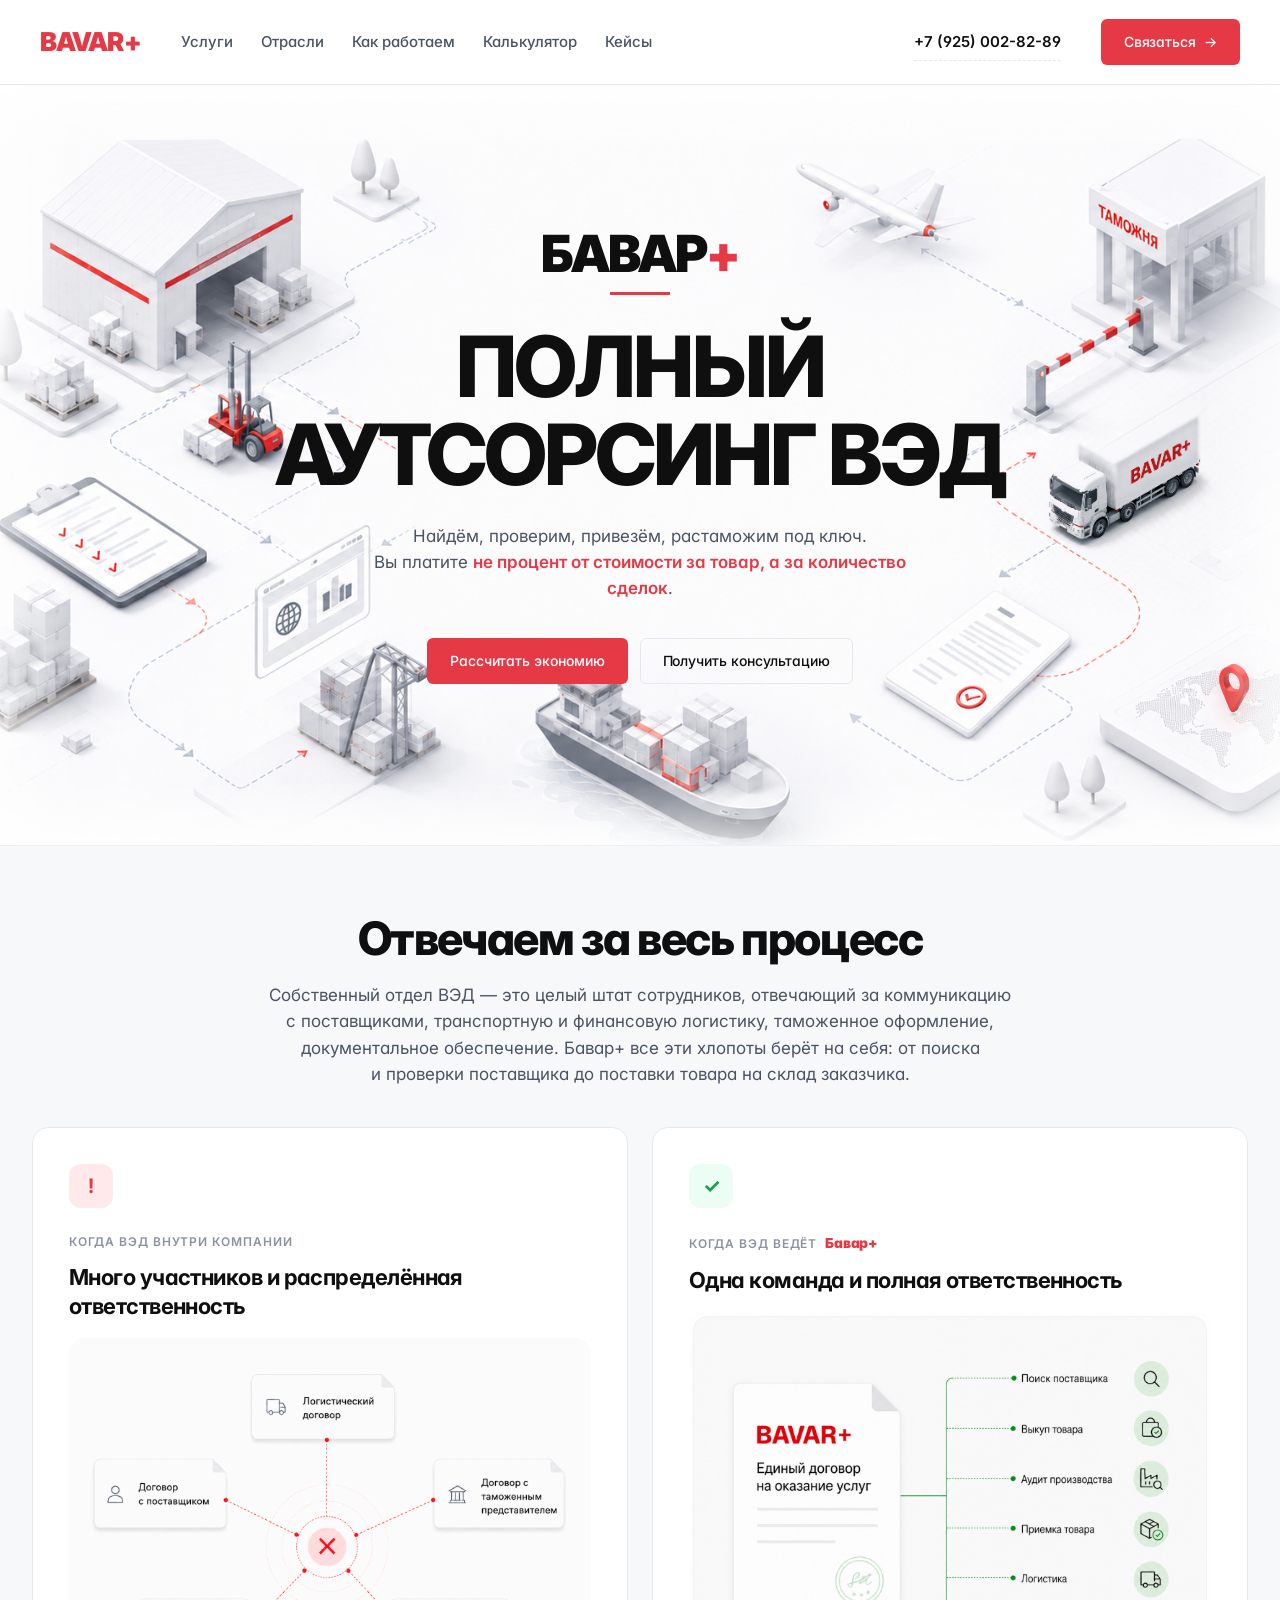
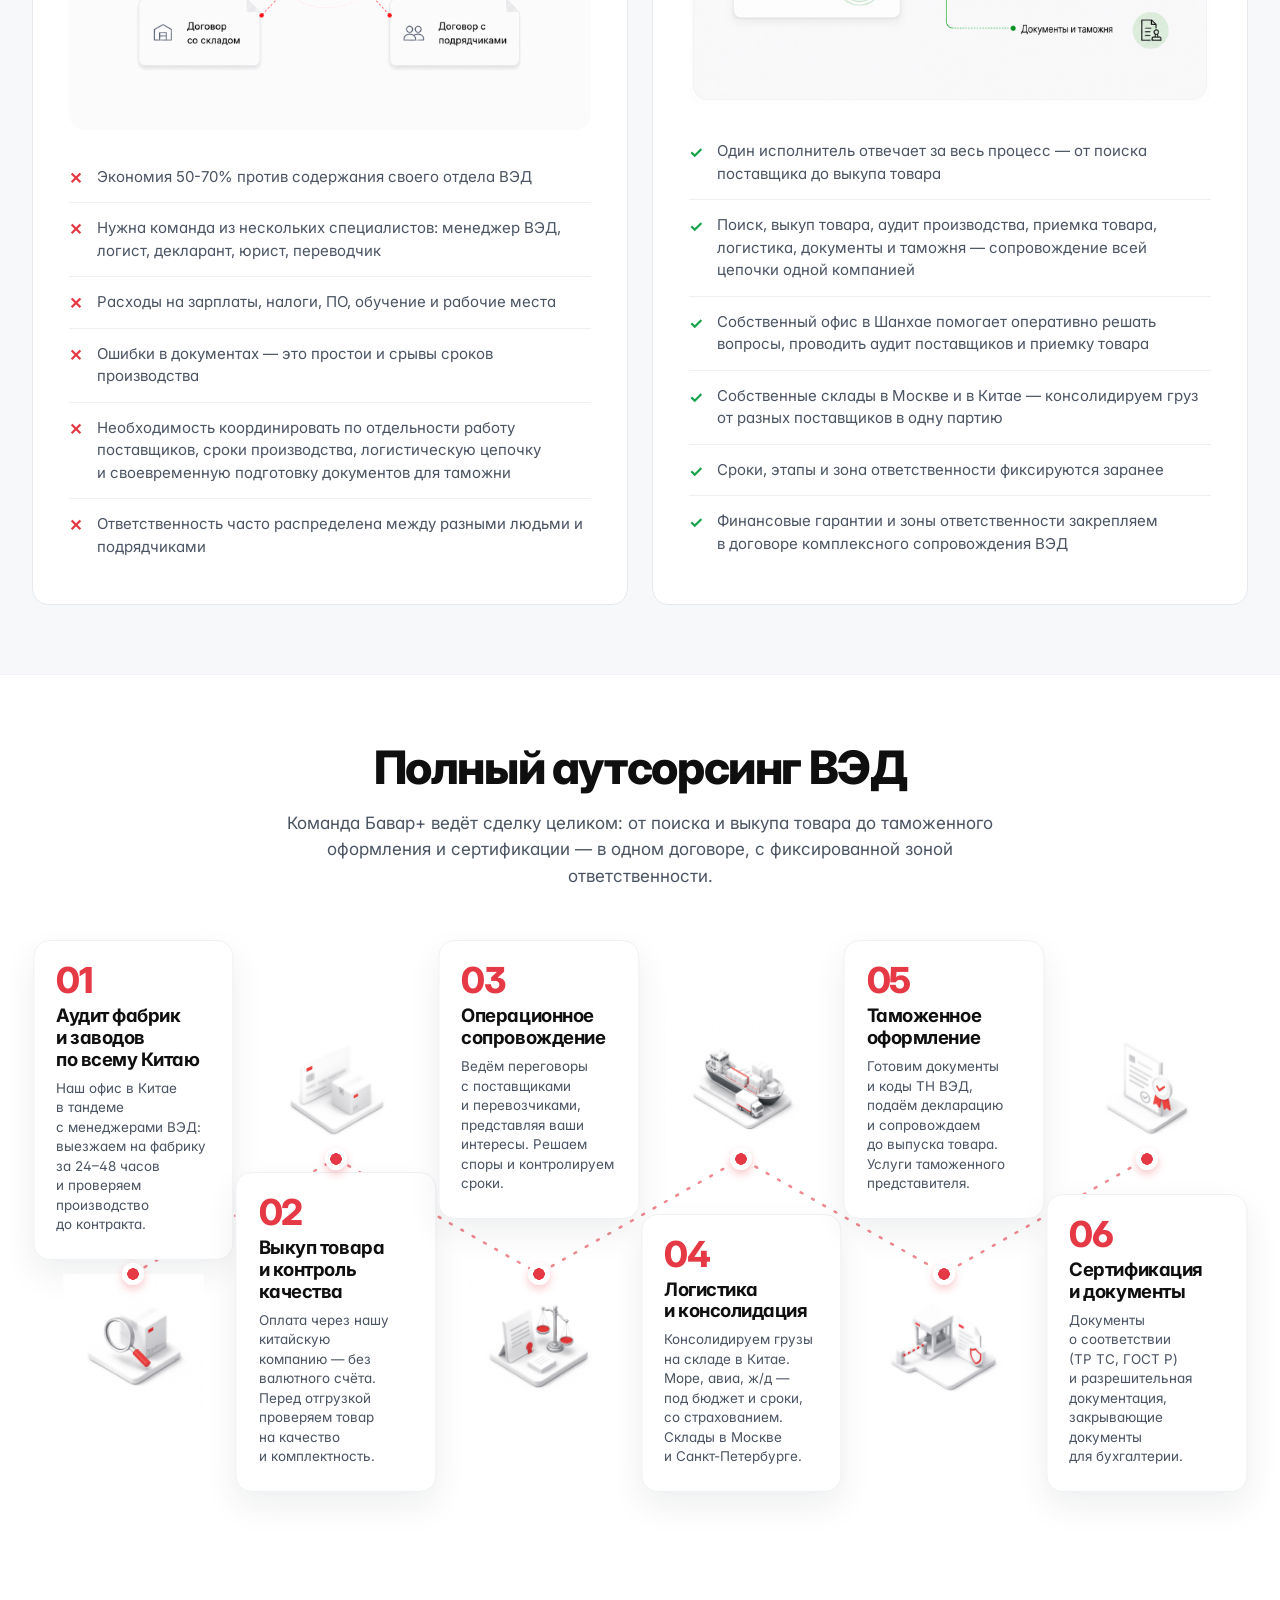
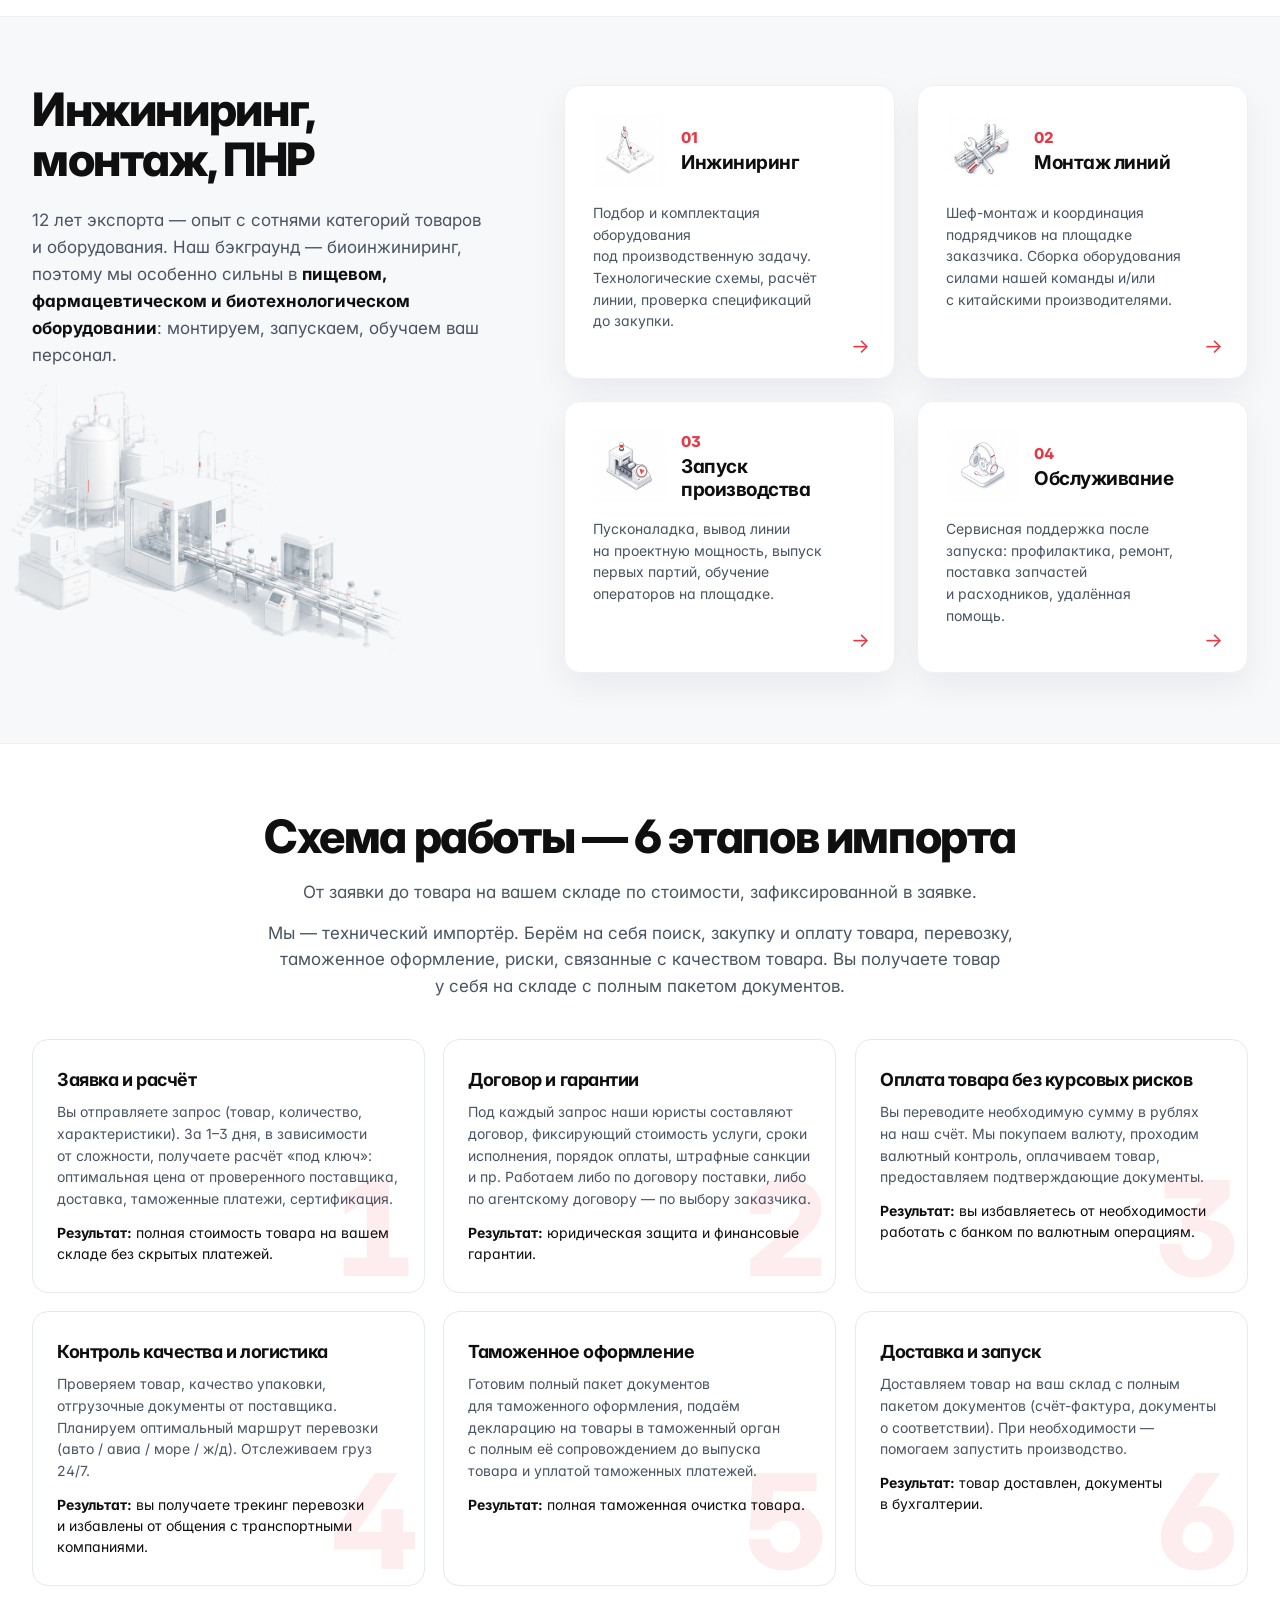
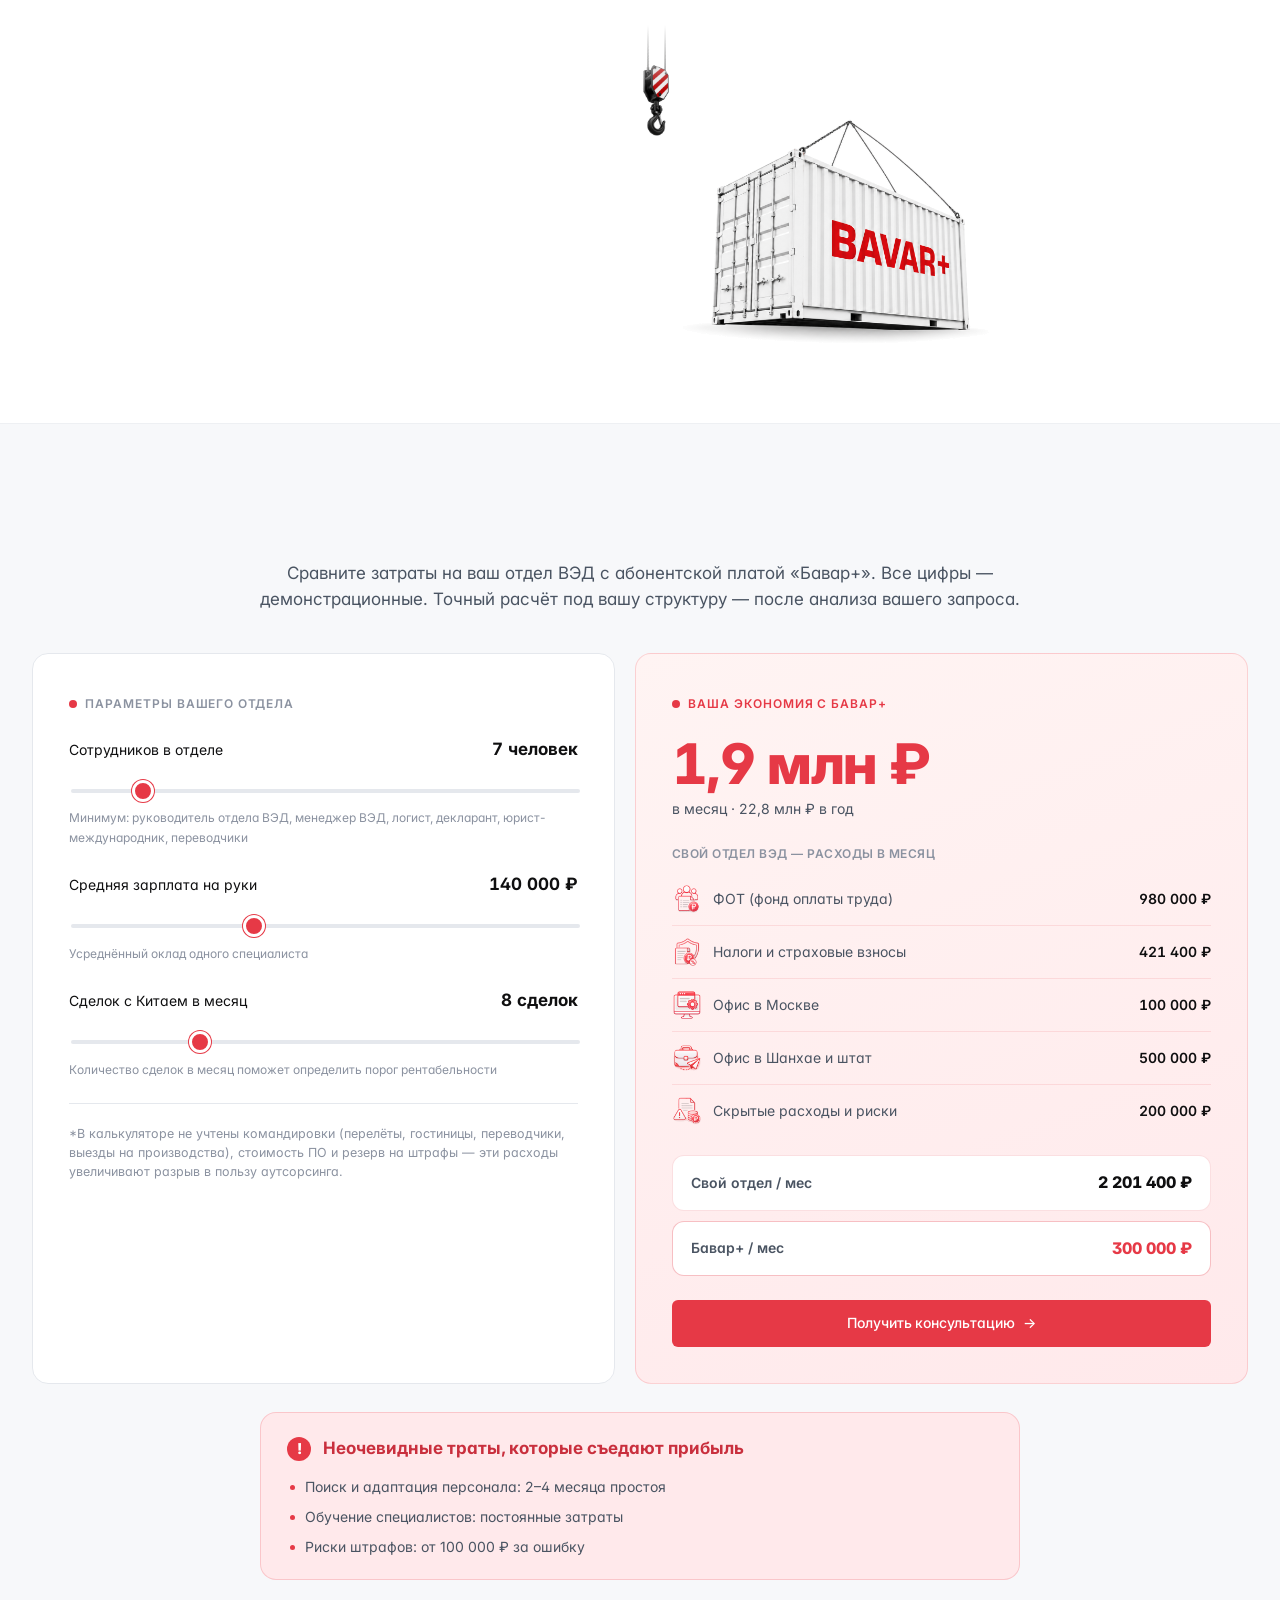
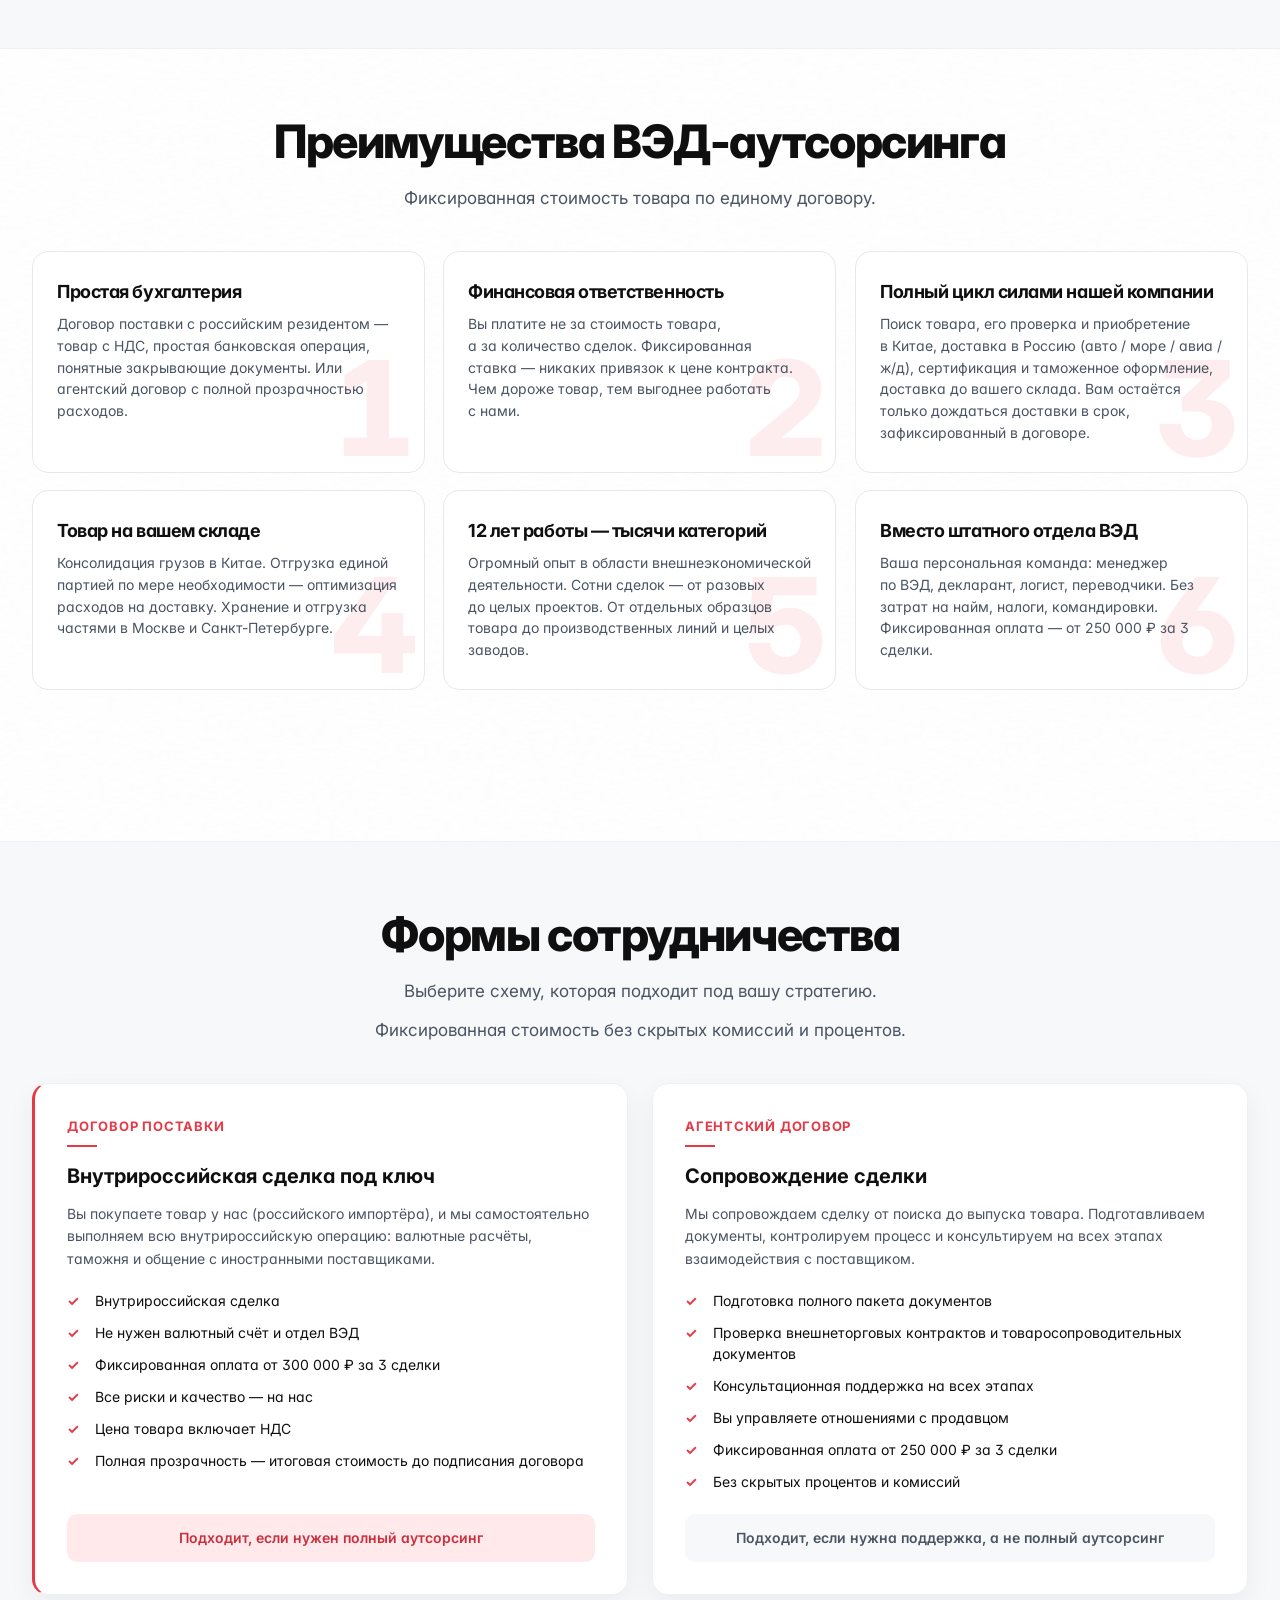
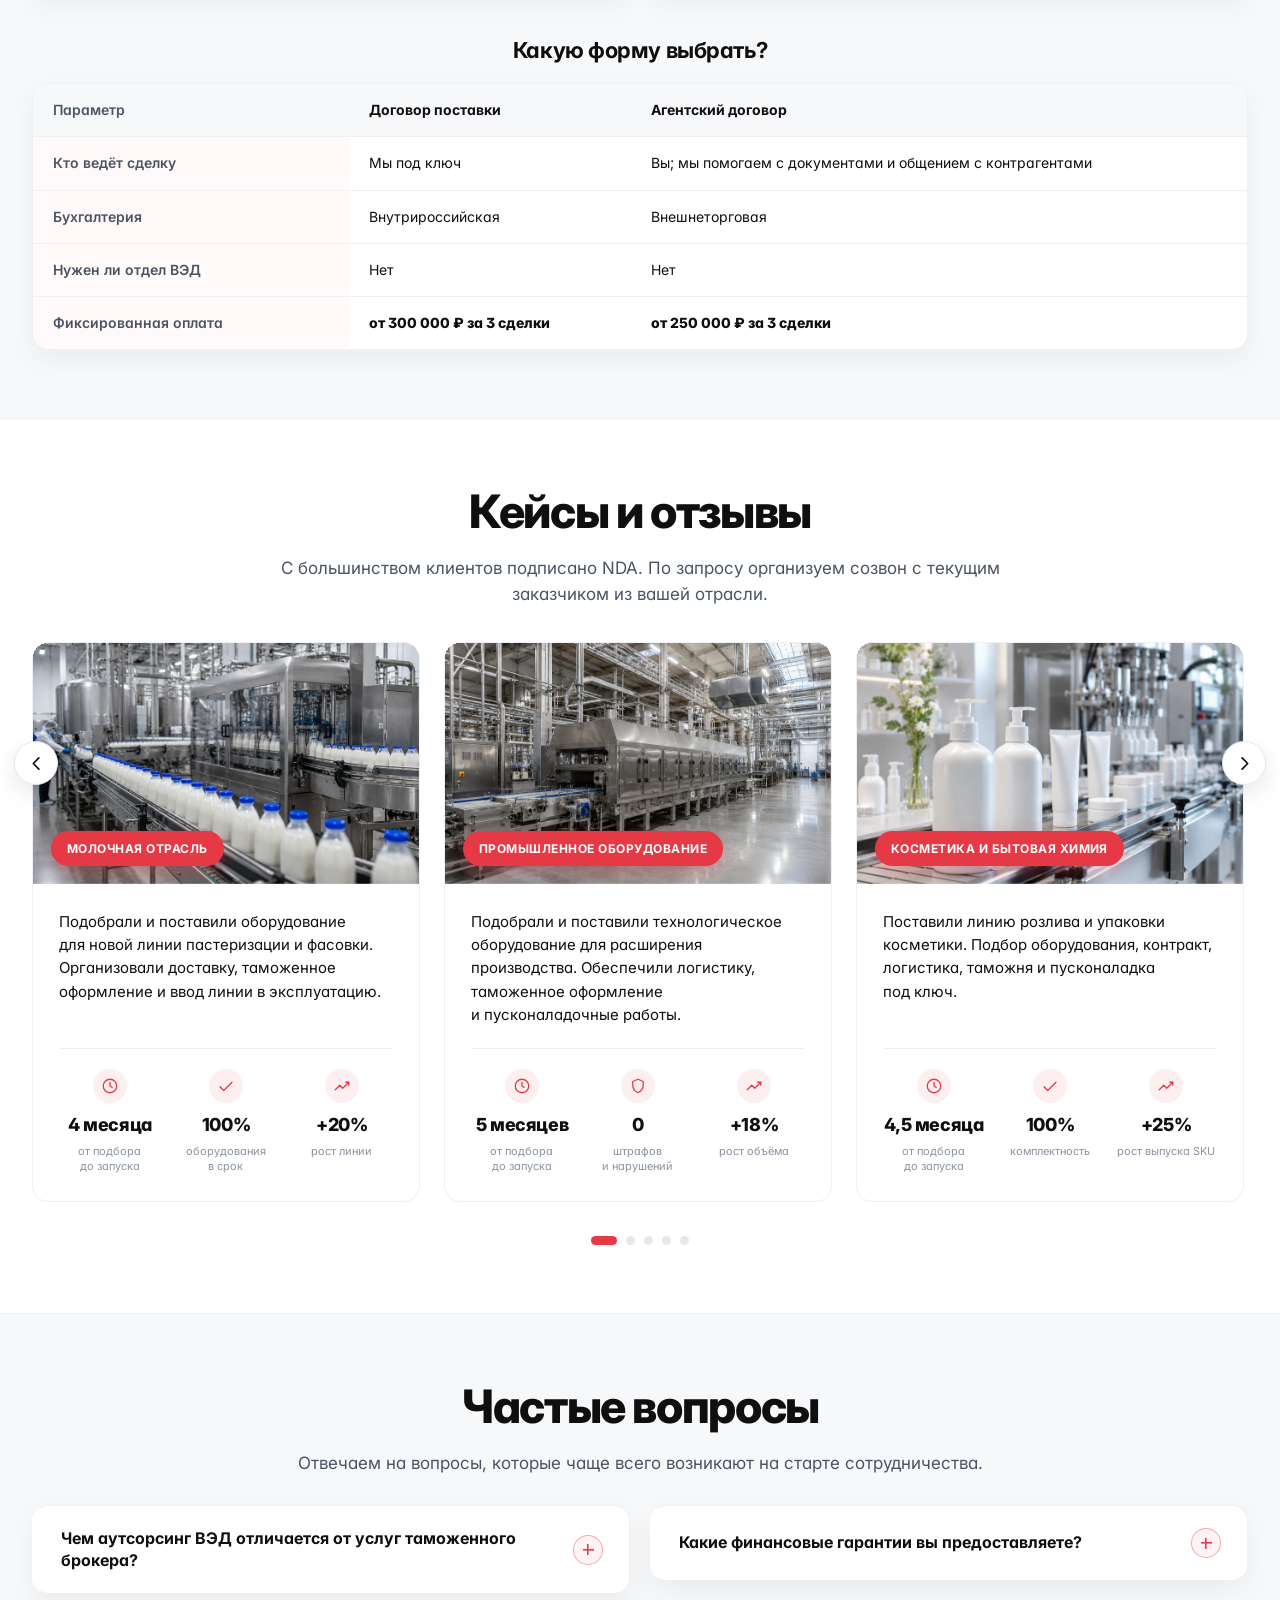
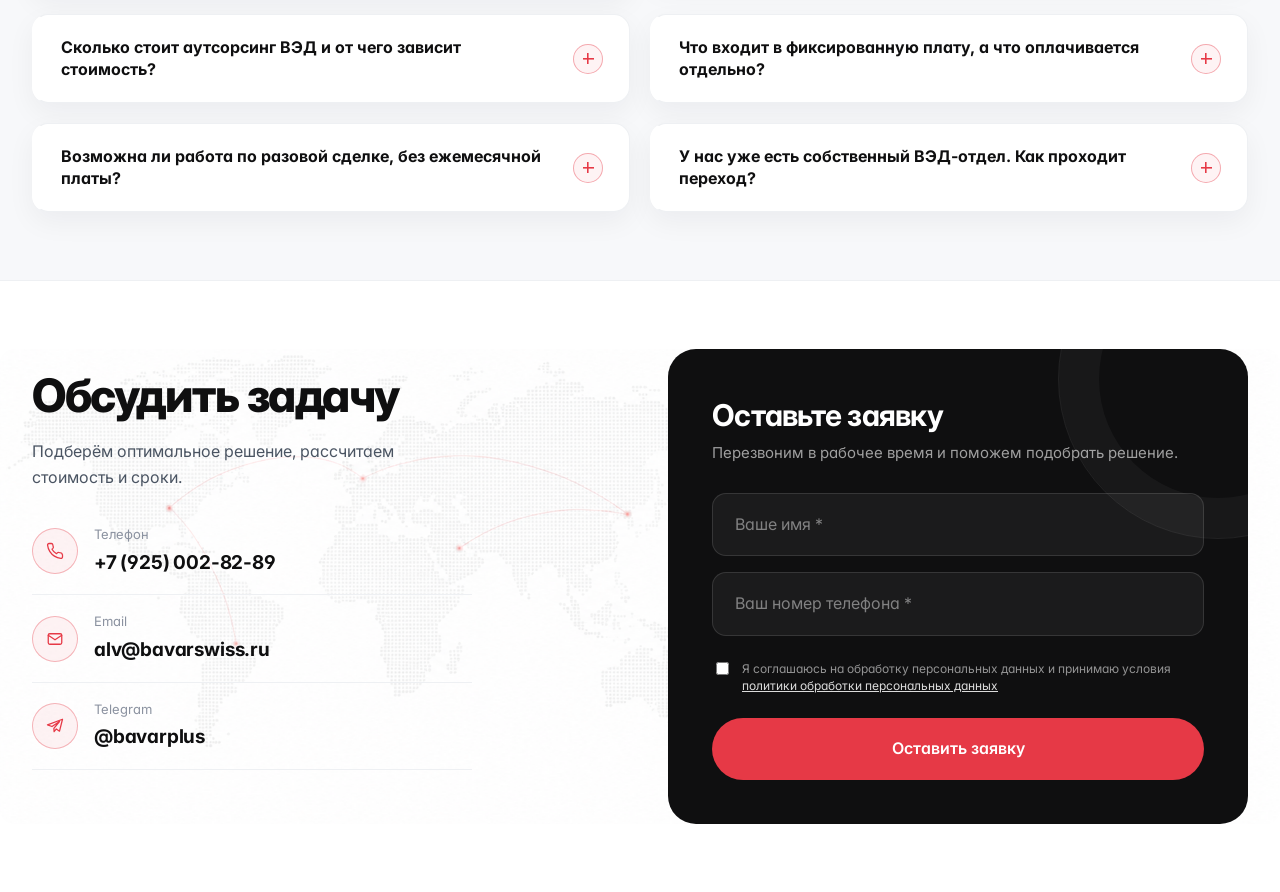
<file: index.html>
<!doctype html>
<html lang="ru">
<head>
<meta charset="utf-8">
<meta name="viewport" content="width=device-width, initial-scale=1">
<meta name="color-scheme" content="light">
<meta name="robots" content="noindex,nofollow">
<title>БАВАР+ — полный аутсорсинг ВЭД для промышленного бизнеса</title>
<link rel="preconnect" href="https://fonts.googleapis.com">
<link rel="preconnect" href="https://fonts.gstatic.com" crossorigin>
<link href="https://fonts.googleapis.com/css2?family=Inter:wght@400;500;600;700;800;900&display=swap" rel="stylesheet">
<link rel="stylesheet" href="assets/styles.css?v=195">
</head>
<body>

<!-- ============================================================
     NAV
     ============================================================ -->
<header class="nav">
  <div class="nav__inner">
    <a href="#top" class="logo">
      <span class="logo__text">BAVAR<span class="logo__plus">+</span></span>
    </a>
    <ul class="nav__menu">
      <li><a href="#">Услуги</a></li>
      <li><a href="#">Отрасли</a></li>
      <li><a href="#">Как работаем</a></li>
      <li><a href="#">Калькулятор</a></li>
      <li><a href="#">Кейсы</a></li>
    </ul>
    <a class="nav__phone" href="tel:+79250028289">+7 (925) 002-82-89</a>
    <a href="#" class="btn btn--primary" data-modal-open>Связаться <span class="btn__arrow">→</span></a>
  </div>
</header>

<!-- SVG-фильтр: конвертирует белый фон PNG в прозрачность (alpha)
     без mix-blend-mode, чтобы корпус контейнера был непрозрачным.
     feComposite сохраняет оригинальную прозрачность по краям картинки -->
<svg width="0" height="0" style="position:absolute" aria-hidden="true">
  <defs>
    <filter id="white-to-alpha" color-interpolation-filters="sRGB">
      <!-- Шаг 1: яркостная маска. Очень резкий наклон -300/891 -->
      <feColorMatrix type="matrix" values="
        1 0 0 0 0
        0 1 0 0 0
        0 0 1 0 0
        -300 -300 -300 0 891
      " result="rawMask"/>
      <!-- Шаг 2: дотягиваем переход до бинарного — отрезаем середину -->
      <feComponentTransfer in="rawMask" result="sharpMask">
        <feFuncA type="linear" slope="3" intercept="-1"/>
      </feComponentTransfer>
      <!-- Шаг 3: умножаем на исходный alpha, чтобы прозрачные области PNG остались прозрачными -->
      <feComposite in="SourceGraphic" in2="sharpMask" operator="in"/>
    </filter>
    <!-- Более мягкая версия — для gruz.png и metka.png, у которых фон не чистый,
         а светло-серый «шахматный» паттерн RGB 245-253 -->
    <filter id="checker-remove" color-interpolation-filters="sRGB">
      <feColorMatrix type="matrix" values="
        1 0 0 0 0
        0 1 0 0 0
        0 0 1 0 0
        -25 -25 -25 0 70
      " result="rawMask"/>
      <feComponentTransfer in="rawMask" result="sharpMask">
        <feFuncA type="linear" slope="3" intercept="-1"/>
      </feComponentTransfer>
      <feComposite in="SourceGraphic" in2="sharpMask" operator="in"/>
    </filter>
    <!-- Версия для грузовика: плавный градиентный ramp по яркости.
         Альфа НЕ бинарная — она плавно растёт от 0 (фон/шахматка)
         через полутона тени к 1 (тело грузовика). Это сохраняет
         мягкий градиент тени без «лестницы» на краях. -->
    <filter id="truck-clean" color-interpolation-filters="sRGB">
      <feColorMatrix type="matrix" values="
        1 0 0 0 0
        0 1 0 0 0
        0 0 1 0 0
        -3 -3 -3 0 8.5
      " result="rampAlpha"/>
      <feComponentTransfer in="rampAlpha" result="cleanAlpha">
        <feFuncA type="linear" slope="1.3" intercept="-0.05"/>
      </feComponentTransfer>
      <feGaussianBlur in="cleanAlpha" stdDeviation="0.3" result="smoothAlpha"/>
      <feComposite in="SourceGraphic" in2="smoothAlpha" operator="in"/>
    </filter>
  </defs>
</svg>

<main id="top">

<!-- ============================================================
     HERO V1 · центральный БАВАР+ + изометрическая сцена
     ============================================================ -->
<section class="hero hero--v1" data-variant="v1">
  <div class="wrap">
    <!-- Изометрическая иллюстрация-фон логистики с анимированными слоями -->
    <div class="hero--v1__bg" aria-hidden="true">
      <img class="hero--v1__scene" src="assets/bg-v2.png?v=4" alt="">
      <img class="hero--v1__truck" src="assets/gruz.png?v=5" alt="">
      <img class="hero--v1__pin"   src="assets/metka.png?v=1" alt="">
    </div>
    <div class="hero__inner">
      <div class="hero__content">
        <div class="hero__logo">БАВАР<span class="hero__logo-plus">+</span></div>
        <div class="hero__divider"></div>
        <h1 class="hero__title">
          ПОЛНЫЙ АУТСОРСИНГ ВЭД
        </h1>
        <p class="hero__sub">
          Найдём, проверим, привезём, растаможим под&nbsp;ключ.<br>
          Вы&nbsp;платите <span class="hero__sub-accent">не&nbsp;процент от&nbsp;стоимости за&nbsp;товар, а&nbsp;за&nbsp;количество сделок</span>.
        </p>
        <div class="hero__cta">
          <a href="#calc" class="btn btn--primary">Рассчитать экономию</a>
          <a href="#contact" class="btn btn--ghost">Получить консультацию</a>
        </div>
      </div>
    </div>
  </div>
</section>

<!-- ============================================================
     HERO V2 · контейнер с картой мира
     ============================================================ -->
<section class="hero hero--v2" data-variant="v2" hidden>
  <div class="wrap">
    <div class="hero__inner">
      <div class="hero__content">
        <div class="hero__kicker">Полный аутсорсинг ВЭД</div>
        <h1 class="hero__title">
          Поиск, поставка, логистика и таможенное оформление <em>под ключ</em>
        </h1>
        <p class="hero__sub">
          Найдём поставщика, проверим документы, организуем логистику, оформим таможню
          и доведём груз до склада с прозрачными сроками, SLA и финансовой ответственностью
          по договору.
        </p>
        <div class="hero__cta">
          <a href="#calc" class="btn btn--primary btn--lg">Рассчитать экономию <span class="btn__arrow">→</span></a>
          <a href="#contact" class="btn btn--ghost btn--lg">Получить консультацию</a>
        </div>
      </div>

      <div class="hero__visual">
        <img class="hero__visual-map" src="assets/karta.png?v=5" alt="Карта мировых маршрутов BAVAR+">
        <img class="hero__visual-kran" src="assets/kran.png?v=5" alt="">
        <img class="hero__visual-container" src="assets/conteiner.png?v=5" alt="Контейнер BAVAR+">
      </div>
    </div>
  </div>
</section>

<!-- ============================================================
     02 · ПРОБЛЕМА / РЕШЕНИЕ
     ============================================================ -->
<section class="section section--alt" id="problem">
  <div class="wrap">
    <div class="section__head">
      <div class="section__head-text">
        <h2 class="section__title">Отвечаем за&nbsp;весь процесс</h2>
        <p class="section__lede">
          Собственный отдел ВЭД&nbsp;— это целый штат сотрудников, отвечающий за&nbsp;коммуникацию
          с&nbsp;поставщиками, транспортную и&nbsp;финансовую логистику, таможенное оформление,
          документальное обеспечение. Бавар+ все эти хлопоты берёт на&nbsp;себя: от&nbsp;поиска
          и&nbsp;проверки поставщика до&nbsp;поставки товара на&nbsp;склад заказчика.
        </p>
      </div>
    </div>

    <div class="compare-grid">
      <div class="cmp-card cmp-card--problem">
        <div class="cmp-card__head">
          <div class="cmp-card__icon">!</div>
          <div class="cmp-card__label">Когда ВЭД внутри компании</div>
        </div>
        <h3 class="cmp-card__title">Много участников и распределённая ответственность</h3>
        <div class="cmp-card__visual-frame">
          <img class="cmp-card__visual cmp-card__visual--keyed lz" data-src="assets/minus.png?v=1" alt="Шесть отдельных договоров с разными подрядчиками — каждая зона ответственности своя">
        </div>
        <ul class="cmp-card__list">
          <li>Экономия 50-70% против содержания своего отдела ВЭД</li>
          <li>Нужна команда из нескольких специалистов: менеджер ВЭД, логист, декларант, юрист, переводчик</li>
          <li>Расходы на зарплаты, налоги, ПО, обучение и рабочие места</li>
          <li>Ошибки в документах — это простои и срывы сроков производства</li>
          <li>Необходимость координировать по&nbsp;отдельности работу поставщиков, сроки производства, логистическую цепочку и&nbsp;своевременную подготовку документов для&nbsp;таможни</li>
          <li>Ответственность часто распределена между разными людьми и подрядчиками</li>
        </ul>
      </div>
      <div class="cmp-card cmp-card--solution">
        <div class="cmp-card__head">
          <div class="cmp-card__icon">✓</div>
          <div class="cmp-card__label">Когда ВЭД ведёт <span class="brand-inline">Бавар<span class="brand-inline__plus">+</span></span></div>
        </div>
        <h3 class="cmp-card__title">Одна команда и&nbsp;полная ответственность</h3>
        <img class="cmp-card__visual lz" data-src="assets/plus.png?v=2" alt="Один договор BAVAR+ — все услуги от поиска поставщика до передачи груза">
        <ul class="cmp-card__list">
          <li>Один исполнитель отвечает за весь процесс — от&nbsp;поиска поставщика до&nbsp;выкупа товара</li>
          <li>Поиск, выкуп товара, аудит производства, приемка товара, логистика, документы и&nbsp;таможня — сопровождение всей цепочки одной компанией</li>
          <li>Собственный офис в&nbsp;Шанхае помогает оперативно решать вопросы, проводить аудит поставщиков и&nbsp;приемку товара</li>
          <li>Собственные склады в&nbsp;Москве и&nbsp;в&nbsp;Китае — консолидируем груз от&nbsp;разных поставщиков в&nbsp;одну партию</li>
          <li>Сроки, этапы и&nbsp;зона ответственности фиксируются заранее</li>
          <li>Финансовые гарантии и&nbsp;зоны ответственности закрепляем в&nbsp;договоре комплексного сопровождения ВЭД</li>
        </ul>
      </div>
    </div>
  </div>
</section>

<!-- ============================================================
     03 · УСЛУГИ
     ============================================================ -->
<section class="section" id="services">
  <div class="wrap">
    <div class="section__head">
      <div class="section__head-text">
        <h2 class="section__title">Полный аутсорсинг ВЭД</h2>
        <p class="section__lede">
          Команда Бавар+ ведёт сделку целиком: от&nbsp;поиска и&nbsp;выкупа товара
          до&nbsp;таможенного оформления и&nbsp;сертификации — в&nbsp;одном договоре,
          с&nbsp;фиксированной зоной ответственности.
        </p>
      </div>
    </div>

    <div class="process-flow">
      <!-- Красный пунктирный зигзаг-путь (SVG растягивается на всю ширину,
           толщина штриха постоянная). Узлы-точки — отдельными HTML-кружками,
           чтобы оставались круглыми при любой ширине. -->
      <svg class="pf-svg" viewBox="0 0 1200 600" preserveAspectRatio="none" aria-hidden="true">
        <path class="pf-line" d="M100 360 L300 240 L500 360 L700 240 L900 360 L1100 240" vector-effect="non-scaling-stroke"/>
      </svg>
      <span class="pf-dot" style="left:8.333%;top:60%"></span>
      <span class="pf-dot" style="left:25%;top:40%"></span>
      <span class="pf-dot" style="left:41.667%;top:60%"></span>
      <span class="pf-dot" style="left:58.333%;top:40%"></span>
      <span class="pf-dot" style="left:75%;top:60%"></span>
      <span class="pf-dot" style="left:91.667%;top:40%"></span>

      <!-- 01 -->
      <div class="pf-stage pf-stage--down" style="left:8.333%">
        <div class="pf-card">
          <div class="pf-card__num">01</div>
          <h3 class="pf-card__title">Аудит фабрик и&nbsp;заводов по&nbsp;всему Китаю</h3>
          <p class="pf-card__desc">Наш офис в&nbsp;Китае в&nbsp;тандеме с&nbsp;менеджерами ВЭД: выезжаем на&nbsp;фабрику за&nbsp;24–48&nbsp;часов и&nbsp;проверяем производство до&nbsp;контракта.</p>
        </div>
        <div class="pf-img"><img src="assets/svc-01.png?v=1" alt="Аудит по всему Китаю"></div>
      </div>
      <!-- 02 -->
      <div class="pf-stage pf-stage--up" style="left:25%">
        <div class="pf-card">
          <div class="pf-card__num">02</div>
          <h3 class="pf-card__title">Выкуп товара и&nbsp;контроль качества</h3>
          <p class="pf-card__desc">Оплата через нашу китайскую компанию&nbsp;— без валютного счёта. Перед отгрузкой проверяем товар на&nbsp;качество и&nbsp;комплектность.</p>
        </div>
        <div class="pf-img"><img src="assets/svc-02.png?v=1" alt="Выкуп и контроль качества"></div>
      </div>
      <!-- 03 -->
      <div class="pf-stage pf-stage--down" style="left:41.667%">
        <div class="pf-card">
          <div class="pf-card__num">03</div>
          <h3 class="pf-card__title">Операционное сопровождение</h3>
          <p class="pf-card__desc">Ведём переговоры с&nbsp;поставщиками и&nbsp;перевозчиками, представляя ваши интересы. Решаем споры и&nbsp;контролируем сроки.</p>
        </div>
        <div class="pf-img"><img src="assets/svc-03.png?v=1" alt="Операционное сопровождение"></div>
      </div>
      <!-- 04 -->
      <div class="pf-stage pf-stage--up" style="left:58.333%">
        <div class="pf-card">
          <div class="pf-card__num">04</div>
          <h3 class="pf-card__title">Логистика и&nbsp;консолидация</h3>
          <p class="pf-card__desc">Консолидируем грузы на&nbsp;складе в&nbsp;Китае. Море, авиа, ж/д&nbsp;— под&nbsp;бюджет и&nbsp;сроки, со&nbsp;страхованием. Склады в&nbsp;Москве и&nbsp;Санкт-Петербурге.</p>
        </div>
        <div class="pf-img"><img src="assets/svc-04.png?v=1" alt="Логистика и консолидация"></div>
      </div>
      <!-- 05 -->
      <div class="pf-stage pf-stage--down" style="left:75%">
        <div class="pf-card">
          <div class="pf-card__num">05</div>
          <h3 class="pf-card__title">Таможенное оформление</h3>
          <p class="pf-card__desc">Готовим документы и&nbsp;коды ТН&nbsp;ВЭД, подаём декларацию и&nbsp;сопровождаем до&nbsp;выпуска товара. Услуги таможенного представителя.</p>
        </div>
        <div class="pf-img"><img src="assets/svc-05.png?v=1" alt="Таможенное оформление"></div>
      </div>
      <!-- 06 -->
      <div class="pf-stage pf-stage--up" style="left:91.667%">
        <div class="pf-card">
          <div class="pf-card__num">06</div>
          <h3 class="pf-card__title">Сертификация и&nbsp;документы</h3>
          <p class="pf-card__desc">Документы о&nbsp;соответствии (ТР&nbsp;ТС, ГОСТ&nbsp;Р) и&nbsp;разрешительная документация, закрывающие документы для&nbsp;бухгалтерии.</p>
        </div>
        <div class="pf-img"><img src="assets/svc-06.png?v=1" alt="Сертификация и документы"></div>
      </div>
    </div>

    <!-- навигация слайдера (видна только на мобильных) -->
    <div class="svc-nav" aria-hidden="true">
      <button class="svc-arrow svc-arrow--prev" type="button" aria-label="Назад"><svg width="18" height="18" viewBox="0 0 24 24" fill="none" stroke="currentColor" stroke-width="2.2" stroke-linecap="round" stroke-linejoin="round"><path d="M15 5l-7 7 7 7"/></svg></button>
      <div class="svc-dots"></div>
      <button class="svc-arrow svc-arrow--next" type="button" aria-label="Вперёд"><svg width="18" height="18" viewBox="0 0 24 24" fill="none" stroke="currentColor" stroke-width="2.2" stroke-linecap="round" stroke-linejoin="round"><path d="M9 5l7 7-7 7"/></svg></button>
    </div>

  </div>
</section>

<!-- ============================================================
     05 · ИНЖИНИРИНГ И СЕРВИС ЛИНИЙ
     ============================================================ -->
<section class="section section--alt" id="industries">
  <div class="wrap">
    <div class="bio">
      <!-- Левая колонка: чип, заголовок, лид, фоновая изометрия -->
      <div class="bio__intro">
        <h2 class="bio__title">Инжиниринг,<br>монтаж, ПНР</h2>
        <p class="bio__lede">
          12 лет экспорта&nbsp;— опыт с&nbsp;сотнями категорий товаров и&nbsp;оборудования.
          Наш бэкграунд&nbsp;— биоинжиниринг, поэтому мы особенно сильны в&nbsp;<strong>пищевом,
          фармацевтическом и&nbsp;биотехнологическом оборудовании</strong>: монтируем, запускаем,
          обучаем ваш персонал.
        </p>
        <img class="bio__illo lz" data-src="assets/bio-line.png?v=3" alt="Производственная биотех-линия">
      </div>

      <!-- Правая колонка: 4 карточки услуг -->
      <div class="bio__cards">
        <div class="bio-card">
          <div class="bio-card__head">
            <div class="bio-card__icon"><img class="lz" data-src="assets/ind-eng.png?v=2" alt=""></div>
            <div class="bio-card__heading">
              <div class="bio-card__num">01</div>
              <h4 class="bio-card__title">Инжиниринг</h4>
            </div>
          </div>
          <p class="bio-card__desc">Подбор и&nbsp;комплектация оборудования под&nbsp;производственную задачу. Технологические схемы, расчёт линии, проверка спецификаций до&nbsp;закупки.</p>
          <span class="bio-card__arrow" aria-hidden="true">→</span>
        </div>
        <div class="bio-card">
          <div class="bio-card__head">
            <div class="bio-card__icon"><img class="lz" data-src="assets/ind-mount.png?v=2" alt=""></div>
            <div class="bio-card__heading">
              <div class="bio-card__num">02</div>
              <h4 class="bio-card__title">Монтаж линий</h4>
            </div>
          </div>
          <p class="bio-card__desc">Шеф-монтаж и&nbsp;координация подрядчиков на&nbsp;площадке заказчика. Сборка оборудования силами нашей команды и/или с&nbsp;китайскими производителями.</p>
          <span class="bio-card__arrow" aria-hidden="true">→</span>
        </div>
        <div class="bio-card">
          <div class="bio-card__head">
            <div class="bio-card__icon"><img class="lz" data-src="assets/ind-launch.png?v=2" alt=""></div>
            <div class="bio-card__heading">
              <div class="bio-card__num">03</div>
              <h4 class="bio-card__title">Запуск производства</h4>
            </div>
          </div>
          <p class="bio-card__desc">Пусконаладка, вывод линии на&nbsp;проектную мощность, выпуск первых партий, обучение операторов на&nbsp;площадке.</p>
          <span class="bio-card__arrow" aria-hidden="true">→</span>
        </div>
        <div class="bio-card">
          <div class="bio-card__head">
            <div class="bio-card__icon"><img class="lz" data-src="assets/ind-service.png?v=2" alt=""></div>
            <div class="bio-card__heading">
              <div class="bio-card__num">04</div>
              <h4 class="bio-card__title">Обслуживание</h4>
            </div>
          </div>
          <p class="bio-card__desc">Сервисная поддержка после запуска: профилактика, ремонт, поставка запчастей и&nbsp;расходников, удалённая помощь.</p>
          <span class="bio-card__arrow" aria-hidden="true">→</span>
        </div>
      </div>
    </div>
  </div>
</section>

<!-- ============================================================
     06 · ПРОЦЕСС РАБОТЫ
     ============================================================ -->
<section class="section" id="process">
  <div class="wrap">
    <div class="section__head">
      <div class="section__head-text">
        <h2 class="section__title">Схема работы&nbsp;— 6 этапов импорта</h2>
        <p class="section__lede">
          От&nbsp;заявки до&nbsp;товара на&nbsp;вашем складе по&nbsp;стоимости, зафиксированной
          в&nbsp;заявке.
        </p>
        <p class="section__lede process__intro">
          Мы&nbsp;— технический импортёр. Берём на&nbsp;себя поиск, закупку и&nbsp;оплату товара,
          перевозку, таможенное оформление, риски, связанные с&nbsp;качеством товара.
          Вы&nbsp;получаете товар у&nbsp;себя на&nbsp;складе с&nbsp;полным пакетом документов.
        </p>
      </div>
    </div>

    <div class="steps">
      <div class="step" data-step="1">
        <h3 class="step__title">Заявка и&nbsp;расчёт</h3>
        <p class="step__desc">Вы&nbsp;отправляете запрос (товар, количество, характеристики). За&nbsp;1–3&nbsp;дня, в&nbsp;зависимости от&nbsp;сложности, получаете расчёт «под&nbsp;ключ»: оптимальная цена от&nbsp;проверенного поставщика, доставка, таможенные платежи, сертификация.</p>
        <p class="step__result"><strong>Результат:</strong> полная стоимость товара на&nbsp;вашем складе без&nbsp;скрытых платежей.</p>
      </div>
      <div class="step" data-step="2">
        <h3 class="step__title">Договор и&nbsp;гарантии</h3>
        <p class="step__desc">Под&nbsp;каждый запрос наши юристы составляют договор, фиксирующий стоимость услуги, сроки исполнения, порядок оплаты, штрафные санкции и&nbsp;пр. Работаем либо по&nbsp;договору поставки, либо по&nbsp;агентскому договору&nbsp;— по&nbsp;выбору заказчика.</p>
        <p class="step__result"><strong>Результат:</strong> юридическая защита и&nbsp;финансовые гарантии.</p>
      </div>
      <div class="step" data-step="3">
        <h3 class="step__title">Оплата товара без&nbsp;курсовых рисков</h3>
        <p class="step__desc">Вы&nbsp;переводите необходимую сумму в&nbsp;рублях на&nbsp;наш счёт. Мы&nbsp;покупаем валюту, проходим валютный контроль, оплачиваем товар, предоставляем подтверждающие документы.</p>
        <p class="step__result"><strong>Результат:</strong> вы&nbsp;избавляетесь от&nbsp;необходимости работать с&nbsp;банком по&nbsp;валютным операциям.</p>
      </div>
      <div class="step" data-step="4">
        <h3 class="step__title">Контроль качества и&nbsp;логистика</h3>
        <p class="step__desc">Проверяем товар, качество упаковки, отгрузочные документы от&nbsp;поставщика. Планируем оптимальный маршрут перевозки (авто&nbsp;/ авиа&nbsp;/ море&nbsp;/ ж/д). Отслеживаем груз 24/7.</p>
        <p class="step__result"><strong>Результат:</strong> вы&nbsp;получаете трекинг перевозки и&nbsp;избавлены от&nbsp;общения с&nbsp;транспортными компаниями.</p>
      </div>
      <div class="step" data-step="5">
        <h3 class="step__title">Таможенное оформление</h3>
        <p class="step__desc">Готовим полный пакет документов для&nbsp;таможенного оформления, подаём декларацию на&nbsp;товары в&nbsp;таможенный орган с&nbsp;полным её&nbsp;сопровождением до&nbsp;выпуска товара и&nbsp;уплатой таможенных платежей.</p>
        <p class="step__result"><strong>Результат:</strong> полная таможенная очистка товара.</p>
      </div>
      <div class="step" data-step="6">
        <h3 class="step__title">Доставка и&nbsp;запуск</h3>
        <p class="step__desc">Доставляем товар на&nbsp;ваш склад с&nbsp;полным пакетом документов (счёт-фактура, документы о&nbsp;соответствии). При&nbsp;необходимости&nbsp;— помогаем запустить производство.</p>
        <p class="step__result"><strong>Результат:</strong> товар доставлен, документы в&nbsp;бухгалтерии.</p>
      </div>
    </div>

    <!-- навигация слайдера (видна только на мобильных) -->
    <div class="svc-nav" aria-hidden="true">
      <button class="svc-arrow svc-arrow--prev" type="button" aria-label="Назад"><svg width="18" height="18" viewBox="0 0 24 24" fill="none" stroke="currentColor" stroke-width="2.2" stroke-linecap="round" stroke-linejoin="round"><path d="M15 5l-7 7 7 7"/></svg></button>
      <div class="svc-dots"></div>
      <button class="svc-arrow svc-arrow--next" type="button" aria-label="Вперёд"><svg width="18" height="18" viewBox="0 0 24 24" fill="none" stroke="currentColor" stroke-width="2.2" stroke-linecap="round" stroke-linejoin="round"><path d="M9 5l7 7-7 7"/></svg></button>
    </div>

    <!-- Кран с качающимся контейнером — верх крана растворяется в фоне -->
    <div class="process-crane" aria-hidden="true">
      <img class="process-crane__kran lz" data-src="assets/kran.png?v=5" alt="">
      <img class="process-crane__box lz" data-src="assets/conteiner.png?v=5" alt="">
    </div>
  </div>
</section>

<!-- ============================================================
     07 · КАЛЬКУЛЯТОР ЭКОНОМИИ
     ============================================================ -->
<section class="section section--alt" id="calc">
  <div class="wrap">
    <div class="section__head">
      <div class="section__head-text">
        <h2 class="section__title">Калькулятор экономии</h2>
        <p class="section__lede">
          Сравните затраты на&nbsp;ваш отдел ВЭД с&nbsp;абонентской платой «Бавар+». Все цифры&nbsp;—
          демонстрационные. Точный расчёт под&nbsp;вашу структуру&nbsp;— после анализа вашего запроса.
        </p>
      </div>
    </div>

    <div class="calc">
      <div class="calc__panel">
        <div class="calc__panel-tag">Параметры вашего отдела</div>
        <div class="calc__field">
          <div class="calc__lbl">
            <span>Сотрудников в&nbsp;отделе</span>
            <span class="lbl-val" id="cl-staff">7 человек</span>
          </div>
          <input type="range" class="calc__range" id="cf-staff" min="6" max="14" value="7" step="1">
          <div class="calc__hint">Минимум: руководитель отдела&nbsp;ВЭД, менеджер&nbsp;ВЭД, логист, декларант, юрист-международник, переводчики</div>
        </div>
        <div class="calc__field">
          <div class="calc__lbl">
            <span>Средняя зарплата на&nbsp;руки</span>
            <span class="lbl-val" id="cl-salary">140 000 ₽</span>
          </div>
          <input type="range" class="calc__range" id="cf-salary" min="80000" max="250000" value="140000" step="5000">
          <div class="calc__hint">Усреднённый оклад одного специалиста</div>
        </div>
        <div class="calc__field">
          <div class="calc__lbl">
            <span>Сделок с&nbsp;Китаем в&nbsp;месяц</span>
            <span class="lbl-val" id="cl-deals">8 сделок</span>
          </div>
          <input type="range" class="calc__range" id="cf-deals" min="1" max="30" value="8" step="1">
          <div class="calc__hint">Количество сделок в&nbsp;месяц поможет определить порог рентабельности</div>
        </div>

        <p class="calc__note">
          *В&nbsp;калькуляторе не&nbsp;учтены командировки (перелёты, гостиницы, переводчики, выезды
          на&nbsp;производства), стоимость ПО и&nbsp;резерв на&nbsp;штрафы&nbsp;— эти расходы увеличивают
          разрыв в&nbsp;пользу аутсорсинга.
        </p>
      </div>

      <div class="calc__panel calc__panel--result">
        <div class="calc__panel-tag">Ваша экономия с&nbsp;Бавар+</div>
        <div class="calc__hero" id="cr-hero">—</div>
        <div class="calc__hero-sub" id="cr-hero-sub">—</div>
        <div class="calc__breakdown-cap">Свой отдел ВЭД&nbsp;— расходы в&nbsp;месяц</div>
        <ul class="calc__breakdown">
          <li>
            <span class="br-ic"><img class="lz" data-src="assets/calc-fot.png?v=1" alt=""></span>
            <span class="nm">ФОТ (фонд оплаты труда)</span><span class="vl" id="br-fot">—</span>
          </li>
          <li>
            <span class="br-ic"><img class="lz" data-src="assets/calc-taxes.png?v=1" alt=""></span>
            <span class="nm">Налоги и&nbsp;страховые взносы</span><span class="vl" id="br-taxes">—</span>
          </li>
          <li>
            <span class="br-ic"><img class="lz" data-src="assets/calc-office.png?v=1" alt=""></span>
            <span class="nm">Офис в&nbsp;Москве</span><span class="vl" id="br-office">—</span>
          </li>
          <li>
            <span class="br-ic"><img class="lz" data-src="assets/calc-travel.png?v=1" alt=""></span>
            <span class="nm">Офис в&nbsp;Шанхае и&nbsp;штат</span><span class="vl" id="br-shanghai">—</span>
          </li>
          <li>
            <span class="br-ic"><img class="lz" data-src="assets/calc-risk.png?v=1" alt=""></span>
            <span class="nm">Скрытые расходы и&nbsp;риски</span><span class="vl" id="br-risk">—</span>
          </li>
        </ul>
        <div class="calc__pills">
          <div class="calc__pill"><span class="nm">Свой отдел / мес</span><span class="vl" id="br-total">—</span></div>
          <div class="calc__pill calc__pill--bavar"><span class="nm">Бавар+ / мес</span><span class="vl" id="br-bavar">—</span></div>
        </div>
        <div class="calc__cta">
          <a href="#contact" class="btn btn--primary">Получить консультацию <span class="btn__arrow">→</span></a>
        </div>
      </div>
    </div>

    <div class="calc-alert">
      <div class="calc-alert__head">
        <span class="calc-alert__ic">!</span>
        Неочевидные траты, которые съедают прибыль
      </div>
      <ul class="calc-alert__list">
        <li>Поиск и&nbsp;адаптация персонала: 2–4 месяца простоя</li>
        <li>Обучение специалистов: постоянные затраты</li>
        <li>Риски штрафов: от&nbsp;100 000&nbsp;₽ за&nbsp;ошибку</li>
      </ul>
    </div>

    <!-- липкая плашка с экономией (только мобильные): видна, пока двигаешь ползунки -->
    <div class="calc-sticky" aria-hidden="true">
      <span class="calc-sticky__lbl">Экономия с&nbsp;Бавар+ / мес</span>
      <span class="calc-sticky__val" id="cr-sticky">—</span>
    </div>
  </div>
</section>

<!-- ============================================================
     08 · ПРЕИМУЩЕСТВА
     ============================================================ -->
<section class="section" id="advantages">
  <div class="wrap">
    <div class="section__head">
      <div class="section__head-text">
        <h2 class="section__title">Преимущества ВЭД-аутсорсинга</h2>
        <p class="section__lede">
          Фиксированная стоимость товара по&nbsp;единому договору.
        </p>
      </div>
    </div>

    <div class="steps">
      <div class="step" data-step="1">
        <h3 class="step__title">Простая бухгалтерия</h3>
        <p class="step__desc">Договор поставки с&nbsp;российским резидентом&nbsp;— товар с&nbsp;НДС, простая банковская операция, понятные закрывающие документы. Или агентский договор с&nbsp;полной прозрачностью расходов.</p>
      </div>
      <div class="step" data-step="2">
        <h3 class="step__title">Финансовая ответственность</h3>
        <p class="step__desc">Вы&nbsp;платите не&nbsp;за&nbsp;стоимость товара, а&nbsp;за&nbsp;количество сделок. Фиксированная ставка&nbsp;— никаких привязок к&nbsp;цене контракта. Чем дороже товар, тем выгоднее работать с&nbsp;нами.</p>
      </div>
      <div class="step" data-step="3">
        <h3 class="step__title">Полный цикл силами нашей компании</h3>
        <p class="step__desc">Поиск товара, его проверка и&nbsp;приобретение в&nbsp;Китае, доставка в&nbsp;Россию (авто&nbsp;/ море&nbsp;/ авиа&nbsp;/ ж/д), сертификация и&nbsp;таможенное оформление, доставка до&nbsp;вашего склада. Вам остаётся только дождаться доставки в&nbsp;срок, зафиксированный в&nbsp;договоре.</p>
      </div>
      <div class="step" data-step="4">
        <h3 class="step__title">Товар на&nbsp;вашем складе</h3>
        <p class="step__desc">Консолидация грузов в&nbsp;Китае. Отгрузка единой партией по&nbsp;мере необходимости&nbsp;— оптимизация расходов на&nbsp;доставку. Хранение и&nbsp;отгрузка частями в&nbsp;Москве и&nbsp;Санкт-Петербурге.</p>
      </div>
      <div class="step" data-step="5">
        <h3 class="step__title">12 лет работы&nbsp;— тысячи категорий</h3>
        <p class="step__desc">Огромный опыт в&nbsp;области внешнеэкономической деятельности. Сотни сделок&nbsp;— от&nbsp;разовых до&nbsp;целых проектов. От&nbsp;отдельных образцов товара до&nbsp;производственных линий и&nbsp;целых заводов.</p>
      </div>
      <div class="step" data-step="6">
        <h3 class="step__title">Вместо штатного отдела ВЭД</h3>
        <p class="step__desc">Ваша персональная команда: менеджер по&nbsp;ВЭД, декларант, логист, переводчики. Без затрат на&nbsp;найм, налоги, командировки. Фиксированная оплата&nbsp;— от&nbsp;250 000&nbsp;₽ за&nbsp;3 сделки.</p>
      </div>
    </div>

    <!-- навигация слайдера (видна только на мобильных) -->
    <div class="svc-nav" aria-hidden="true">
      <button class="svc-arrow svc-arrow--prev" type="button" aria-label="Назад"><svg width="18" height="18" viewBox="0 0 24 24" fill="none" stroke="currentColor" stroke-width="2.2" stroke-linecap="round" stroke-linejoin="round"><path d="M15 5l-7 7 7 7"/></svg></button>
      <div class="svc-dots"></div>
      <button class="svc-arrow svc-arrow--next" type="button" aria-label="Вперёд"><svg width="18" height="18" viewBox="0 0 24 24" fill="none" stroke="currentColor" stroke-width="2.2" stroke-linecap="round" stroke-linejoin="round"><path d="M9 5l7 7-7 7"/></svg></button>
    </div>

    <p class="adv-outro">
      Работаете с&nbsp;нами&nbsp;— получаете отдел ВЭД под&nbsp;ключ. Дешевле, чем содержать свой.
      Прозрачнее, чем нанимать подрядчиков по&nbsp;отдельности.
    </p>
  </div>
</section>

<!-- ============================================================
     09 · ФОРМЫ СОТРУДНИЧЕСТВА
     ============================================================ -->
<section class="section section--alt" id="cooperation">
  <div class="wrap">
    <div class="section__head">
      <div class="section__head-text">
        <h2 class="section__title">Формы сотрудничества</h2>
        <p class="section__lede">Выберите схему, которая подходит под&nbsp;вашу стратегию.</p>
        <p class="section__lede coop__note">Фиксированная стоимость без&nbsp;скрытых комиссий и&nbsp;процентов.</p>
      </div>
    </div>

    <div class="forms">
      <div class="form-card form-card--primary">
        <div class="form-card__name">Договор поставки</div>
        <p class="form-card__tagline">Внутрироссийская сделка под&nbsp;ключ</p>
        <p class="form-card__text">Вы&nbsp;покупаете товар у&nbsp;нас (российского импортёра), и&nbsp;мы самостоятельно выполняем всю внутрироссийскую операцию: валютные расчёты, таможня и&nbsp;общение с&nbsp;иностранными поставщиками.</p>
        <ul class="form-card__list">
          <li>Внутрироссийская сделка</li>
          <li>Не&nbsp;нужен валютный счёт и&nbsp;отдел ВЭД</li>
          <li>Фиксированная оплата от&nbsp;300 000&nbsp;₽ за&nbsp;3 сделки</li>
          <li>Все риски и&nbsp;качество&nbsp;— на&nbsp;нас</li>
          <li>Цена товара включает НДС</li>
          <li>Полная прозрачность&nbsp;— итоговая стоимость до&nbsp;подписания договора</li>
        </ul>
        <div class="form-card__fit">Подходит, если нужен полный аутсорсинг</div>
      </div>
      <div class="form-card">
        <div class="form-card__name">Агентский договор</div>
        <p class="form-card__tagline">Сопровождение сделки</p>
        <p class="form-card__text">Мы&nbsp;сопровождаем сделку от&nbsp;поиска до&nbsp;выпуска товара. Подготавливаем документы, контролируем процесс и&nbsp;консультируем на&nbsp;всех этапах взаимодействия с&nbsp;поставщиком.</p>
        <ul class="form-card__list">
          <li>Подготовка полного пакета документов</li>
          <li>Проверка внешнеторговых контрактов и&nbsp;товаросопроводительных документов</li>
          <li>Консультационная поддержка на&nbsp;всех этапах</li>
          <li>Вы&nbsp;управляете отношениями с&nbsp;продавцом</li>
          <li>Фиксированная оплата от&nbsp;250 000&nbsp;₽ за&nbsp;3 сделки</li>
          <li>Без скрытых процентов и&nbsp;комиссий</li>
        </ul>
        <div class="form-card__fit">Подходит, если нужна поддержка, а&nbsp;не&nbsp;полный аутсорсинг</div>
      </div>
    </div>

    <h3 class="forms-compare-title">Какую форму выбрать?</h3>
    <div class="forms-compare-wrap">
      <table class="forms-compare">
        <thead>
          <tr>
            <th>Параметр</th>
            <th>Договор поставки</th>
            <th>Агентский договор</th>
          </tr>
        </thead>
        <tbody>
          <tr>
            <th>Кто ведёт сделку</th>
            <td>Мы под&nbsp;ключ</td>
            <td>Вы; мы помогаем с&nbsp;документами и&nbsp;общением с&nbsp;контрагентами</td>
          </tr>
          <tr>
            <th>Бухгалтерия</th>
            <td>Внутрироссийская</td>
            <td>Внешнеторговая</td>
          </tr>
          <tr>
            <th>Нужен ли отдел ВЭД</th>
            <td>Нет</td>
            <td>Нет</td>
          </tr>
          <tr>
            <th>Фиксированная оплата</th>
            <td class="price">от&nbsp;300 000&nbsp;₽ за&nbsp;3 сделки</td>
            <td class="price">от&nbsp;250 000&nbsp;₽ за&nbsp;3 сделки</td>
          </tr>
        </tbody>
      </table>
    </div>
    <p class="forms-compare-hint" aria-hidden="true">← листайте таблицу →</p>
  </div>
</section>

<!-- ============================================================
     10 · КЕЙСЫ И ОТЗЫВЫ
     ============================================================ -->
<section class="section" id="cases">
  <div class="wrap">
    <div class="section__head">
      <div class="section__head-text">
        <h2 class="section__title">Кейсы и&nbsp;отзывы</h2>
        <p class="section__lede">
          С&nbsp;большинством клиентов подписано NDA.
          По&nbsp;запросу организуем созвон с&nbsp;текущим заказчиком из&nbsp;вашей отрасли.
        </p>
      </div>
    </div>

    <div class="cases">
      <button class="cases__arrow cases__arrow--prev" type="button" aria-label="Назад"><svg viewBox="0 0 24 24" width="19" height="19" fill="none" stroke="currentColor" stroke-width="2.2" stroke-linecap="round" stroke-linejoin="round"><path d="M15 5l-7 7 7 7"/></svg></button>
      <button class="cases__arrow cases__arrow--next" type="button" aria-label="Вперёд"><svg viewBox="0 0 24 24" width="19" height="19" fill="none" stroke="currentColor" stroke-width="2.2" stroke-linecap="round" stroke-linejoin="round"><path d="M9 5l7 7-7 7"/></svg></button>

      <div class="cases__track">
        <article class="case">
          <div class="case__photo">
            <img class="case__img lz" data-src="assets/case-dairy.jpg?v=1" alt="">
            <span class="case__tag">Молочная отрасль</span>
          </div>
          <div class="case__body">
            <p class="case__text">Подобрали и&nbsp;поставили оборудование для&nbsp;новой линии пастеризации и&nbsp;фасовки. Организовали доставку, таможенное оформление и&nbsp;ввод линии в&nbsp;эксплуатацию.</p>
            <div class="case__metrics">
              <div class="case__metric">
                <span class="case__metric-ic"><svg viewBox="0 0 24 24" width="18" height="18" fill="none" stroke="currentColor" stroke-width="1.7" stroke-linecap="round" stroke-linejoin="round"><circle cx="12" cy="12" r="9"/><path d="M12 7v5l3 2"/></svg></span>
                <span class="case__metric-val">4 месяца</span>
                <span class="case__metric-lbl">от&nbsp;подбора до&nbsp;запуска</span>
              </div>
              <div class="case__metric">
                <span class="case__metric-ic"><svg viewBox="0 0 24 24" width="18" height="18" fill="none" stroke="currentColor" stroke-width="1.7" stroke-linecap="round" stroke-linejoin="round"><path d="M20 7L9 18l-5-5"/></svg></span>
                <span class="case__metric-val">100%</span>
                <span class="case__metric-lbl">оборудования в&nbsp;срок</span>
              </div>
              <div class="case__metric">
                <span class="case__metric-ic"><svg viewBox="0 0 24 24" width="18" height="18" fill="none" stroke="currentColor" stroke-width="1.7" stroke-linecap="round" stroke-linejoin="round"><path d="M3 17l6-6 4 4 8-8"/><path d="M17 7h4v4"/></svg></span>
                <span class="case__metric-val">+20%</span>
                <span class="case__metric-lbl">рост линии</span>
              </div>
            </div>
          </div>
        </article>


        <article class="case">
          <div class="case__photo">
            <img class="case__img lz" data-src="assets/case-industrial.jpg?v=1" alt="">
            <span class="case__tag">Промышленное оборудование</span>
          </div>
          <div class="case__body">
            <p class="case__text">Подобрали и&nbsp;поставили технологическое оборудование для&nbsp;расширения производства. Обеспечили логистику, таможенное оформление и&nbsp;пусконаладочные работы.</p>
            <div class="case__metrics">
              <div class="case__metric">
                <span class="case__metric-ic"><svg viewBox="0 0 24 24" width="18" height="18" fill="none" stroke="currentColor" stroke-width="1.7" stroke-linecap="round" stroke-linejoin="round"><circle cx="12" cy="12" r="9"/><path d="M12 7v5l3 2"/></svg></span>
                <span class="case__metric-val">5 месяцев</span>
                <span class="case__metric-lbl">от&nbsp;подбора до&nbsp;запуска</span>
              </div>
              <div class="case__metric">
                <span class="case__metric-ic"><svg viewBox="0 0 24 24" width="18" height="18" fill="none" stroke="currentColor" stroke-width="1.7" stroke-linecap="round" stroke-linejoin="round"><path d="M12 3l7 3v5c0 4.5-3 8-7 10-4-2-7-5.5-7-10V6z"/></svg></span>
                <span class="case__metric-val">0</span>
                <span class="case__metric-lbl">штрафов и&nbsp;нарушений</span>
              </div>
              <div class="case__metric">
                <span class="case__metric-ic"><svg viewBox="0 0 24 24" width="18" height="18" fill="none" stroke="currentColor" stroke-width="1.7" stroke-linecap="round" stroke-linejoin="round"><path d="M3 17l6-6 4 4 8-8"/><path d="M17 7h4v4"/></svg></span>
                <span class="case__metric-val">+18%</span>
                <span class="case__metric-lbl">рост объёма</span>
              </div>
            </div>
          </div>
        </article>

        <article class="case">
          <div class="case__photo">
            <img class="case__img lz" data-src="assets/case-cosmetics.jpg?v=1" alt="">
            <span class="case__tag">Косметика и&nbsp;бытовая химия</span>
          </div>
          <div class="case__body">
            <p class="case__text">Поставили линию розлива и&nbsp;упаковки косметики. Подбор оборудования, контракт, логистика, таможня и&nbsp;пусконаладка под&nbsp;ключ.</p>
            <div class="case__metrics">
              <div class="case__metric">
                <span class="case__metric-ic"><svg viewBox="0 0 24 24" width="18" height="18" fill="none" stroke="currentColor" stroke-width="1.7" stroke-linecap="round" stroke-linejoin="round"><circle cx="12" cy="12" r="9"/><path d="M12 7v5l3 2"/></svg></span>
                <span class="case__metric-val">4,5 месяца</span>
                <span class="case__metric-lbl">от&nbsp;подбора до&nbsp;запуска</span>
              </div>
              <div class="case__metric">
                <span class="case__metric-ic"><svg viewBox="0 0 24 24" width="18" height="18" fill="none" stroke="currentColor" stroke-width="1.7" stroke-linecap="round" stroke-linejoin="round"><path d="M20 7L9 18l-5-5"/></svg></span>
                <span class="case__metric-val">100%</span>
                <span class="case__metric-lbl">комплектность</span>
              </div>
              <div class="case__metric">
                <span class="case__metric-ic"><svg viewBox="0 0 24 24" width="18" height="18" fill="none" stroke="currentColor" stroke-width="1.7" stroke-linecap="round" stroke-linejoin="round"><path d="M3 17l6-6 4 4 8-8"/><path d="M17 7h4v4"/></svg></span>
                <span class="case__metric-val">+25%</span>
                <span class="case__metric-lbl">рост выпуска SKU</span>
              </div>
            </div>
          </div>
        </article>

        <article class="case">
          <div class="case__photo">
            <img class="case__img lz" data-src="assets/case-pharma.jpg?v=1" alt="">
            <span class="case__tag">Фармацевтика</span>
          </div>
          <div class="case__body">
            <p class="case__text">Закрыли импорт сырья и&nbsp;оборудования для&nbsp;производства БАД. Сертификация, документы и&nbsp;таможенное оформление без&nbsp;задержек.</p>
            <div class="case__metrics">
              <div class="case__metric">
                <span class="case__metric-ic"><svg viewBox="0 0 24 24" width="18" height="18" fill="none" stroke="currentColor" stroke-width="1.7" stroke-linecap="round" stroke-linejoin="round"><circle cx="12" cy="12" r="9"/><path d="M12 7v5l3 2"/></svg></span>
                <span class="case__metric-val">6 месяцев</span>
                <span class="case__metric-lbl">от&nbsp;поиска до&nbsp;поставки</span>
              </div>
              <div class="case__metric">
                <span class="case__metric-ic"><svg viewBox="0 0 24 24" width="18" height="18" fill="none" stroke="currentColor" stroke-width="1.7" stroke-linecap="round" stroke-linejoin="round"><path d="M12 3l7 3v5c0 4.5-3 8-7 10-4-2-7-5.5-7-10V6z"/></svg></span>
                <span class="case__metric-val">0</span>
                <span class="case__metric-lbl">штрафов ФТС</span>
              </div>
              <div class="case__metric">
                <span class="case__metric-ic"><svg viewBox="0 0 24 24" width="18" height="18" fill="none" stroke="currentColor" stroke-width="1.7" stroke-linecap="round" stroke-linejoin="round"><path d="M12 2v20M17 6H9.5a3.5 3.5 0 0 0 0 7h5a3.5 3.5 0 0 1 0 7H6"/></svg></span>
                <span class="case__metric-val">−30%</span>
                <span class="case__metric-lbl">себестоимость партии</span>
              </div>
            </div>
          </div>
        </article>
        <article class="case">
          <div class="case__photo">
            <img class="case__img lz" data-src="assets/case-beverages.jpg?v=1" alt="">
            <span class="case__tag">Напитки</span>
          </div>
          <div class="case__body">
            <p class="case__text">Комплексно оснастили производство напитков: линия розлива, упаковка, маркировка. Весь цикл работ от&nbsp;подбора до&nbsp;запуска «под&nbsp;ключ».</p>
            <div class="case__metrics">
              <div class="case__metric">
                <span class="case__metric-ic"><svg viewBox="0 0 24 24" width="18" height="18" fill="none" stroke="currentColor" stroke-width="1.7" stroke-linecap="round" stroke-linejoin="round"><circle cx="12" cy="12" r="9"/><path d="M12 7v5l3 2"/></svg></span>
                <span class="case__metric-val">3,5 месяца</span>
                <span class="case__metric-lbl">от&nbsp;заявки до&nbsp;запуска</span>
              </div>
              <div class="case__metric">
                <span class="case__metric-ic"><svg viewBox="0 0 24 24" width="18" height="18" fill="none" stroke="currentColor" stroke-width="1.7" stroke-linecap="round" stroke-linejoin="round"><circle cx="12" cy="12" r="9"/><path d="M9 12l2 2 4-4"/></svg></span>
                <span class="case__metric-val">99%</span>
                <span class="case__metric-lbl">точность поставки</span>
              </div>
              <div class="case__metric">
                <span class="case__metric-ic"><svg viewBox="0 0 24 24" width="18" height="18" fill="none" stroke="currentColor" stroke-width="1.7" stroke-linecap="round" stroke-linejoin="round"><path d="M12 2v20M17 6H9.5a3.5 3.5 0 0 0 0 7h5a3.5 3.5 0 0 1 0 7H6"/></svg></span>
                <span class="case__metric-val">−12%</span>
                <span class="case__metric-lbl">снижение затрат</span>
              </div>
            </div>
          </div>
        </article>
      </div>

      <div class="cases__dots" aria-hidden="true"></div>
    </div>
  </div>
</section>

<!-- ============================================================
     11 · FAQ
     ============================================================ -->
<section class="section section--alt" id="faq">
  <div class="wrap">
    <div class="section__head">
      <div class="section__head-text">
        <h2 class="section__title">Частые вопросы</h2>
        <p class="section__lede">Отвечаем на&nbsp;вопросы, которые чаще всего возникают на&nbsp;старте сотрудничества.</p>
      </div>
    </div>

    <div class="faq-list">
      <details class="faq-item">
        <summary>Чем аутсорсинг ВЭД отличается от&nbsp;услуг таможенного брокера?</summary>
        <div class="faq-item__body"><div class="faq-item__inner">
          Таможенный брокер отвечает только за&nbsp;таможенное оформление, логист&nbsp;— за&nbsp;доставку, юрист&nbsp;— за&nbsp;контракт. Координация всей цепочки остаётся на&nbsp;вашей стороне. Мы&nbsp;ведём сделку целиком по&nbsp;единому договору: от&nbsp;поиска поставщика до&nbsp;таможенного оформления и&nbsp;доставки на&nbsp;склад, и&nbsp;несём финансовую ответственность за&nbsp;результат.
        </div></div>
      </details>
      <details class="faq-item">
        <summary>Какие финансовые гарантии вы&nbsp;предоставляете?</summary>
        <div class="faq-item__body"><div class="faq-item__inner">
          В&nbsp;договоре комплексного сопровождения ВЭД зафиксировано: штрафы, доначисления и&nbsp;корректировки таможенной стоимости, возникшие по&nbsp;нашей вине, компенсируются нами. Это не&nbsp;маркетинговое обещание, а&nbsp;юридическое обязательство по&nbsp;договору.
        </div></div>
      </details>
      <details class="faq-item">
        <summary>Сколько стоит аутсорсинг ВЭД и&nbsp;от&nbsp;чего зависит стоимость?</summary>
        <div class="faq-item__body"><div class="faq-item__inner">
          Фиксированная ежемесячная плата&nbsp;— от&nbsp;300&nbsp;000&nbsp;₽. Итоговая стоимость зависит от&nbsp;числа сделок, сложности товаров и&nbsp;регуляторных требований: фармацевтическая продукция дороже типовых категорий товаров.
        </div></div>
      </details>
      <details class="faq-item">
        <summary>Что входит в&nbsp;фиксированную плату, а&nbsp;что оплачивается отдельно?</summary>
        <div class="faq-item__body"><div class="faq-item__inner">
          В&nbsp;фиксированную плату входит вся работа команды: поиск и&nbsp;проверка поставщиков, переговоры, контракты, валютный контроль, логистика, таможенное оформление, сертификация и&nbsp;юридическое сопровождение. Отдельно оплачиваются только стоимость товара, фрахт и&nbsp;государственные пошлины.
        </div></div>
      </details>
      <details class="faq-item">
        <summary>Возможна ли работа по&nbsp;разовой сделке, без&nbsp;ежемесячной платы?</summary>
        <div class="faq-item__body"><div class="faq-item__inner">
          Да, доступен проектный формат: стоимость рассчитывается по&nbsp;объёму работ конкретной сделки. При&nbsp;регулярных поставках выгоднее ежемесячное обслуживание&nbsp;— вы&nbsp;получаете не&nbsp;только текущую сделку, но&nbsp;и&nbsp;команду для&nbsp;последующих поставок.
        </div></div>
      </details>
      <details class="faq-item">
        <summary>У&nbsp;нас уже есть собственный ВЭД-отдел. Как проходит переход?</summary>
        <div class="faq-item__body"><div class="faq-item__inner">
          Это распространённая ситуация. Переход занимает 1–2 месяца: знакомство с&nbsp;поставщиками, передача контактов и&nbsp;договоров, перенос документации. Собственный отдел можно сократить, переориентировать на&nbsp;стратегические задачи или&nbsp;оставить в&nbsp;роли контролёра&nbsp;— решение остаётся за&nbsp;вами.
        </div></div>
      </details>
    </div>
  </div>
</section>

<!-- ============================================================
     12 · КОНТАКТЫ + ФОРМА
     ============================================================ -->
<section class="section" id="contact">
  <div class="wrap">
    <div class="contact2">
      <!-- Левая колонка: чип, заголовок, контакты, callout -->
      <div class="contact2__left">
        <h2 class="contact2__title">Обсудить задачу</h2>
        <p class="contact2__lede">Подберём оптимальное решение, рассчитаем стоимость и&nbsp;сроки.</p>

        <ul class="contact2__list">
          <li class="contact2__item">
            <span class="contact2__ic">
              <svg viewBox="0 0 24 24" width="18" height="18" fill="none" stroke="currentColor" stroke-width="1.7" stroke-linecap="round" stroke-linejoin="round"><path d="M22 16.9v3a2 2 0 0 1-2.2 2 19.8 19.8 0 0 1-8.6-3.1 19.5 19.5 0 0 1-6-6A19.8 19.8 0 0 1 2.1 4.2 2 2 0 0 1 4.1 2h3a2 2 0 0 1 2 1.7c.1.9.3 1.8.6 2.7a2 2 0 0 1-.5 2.1L8 9.6a16 16 0 0 0 6 6l1.1-1.1a2 2 0 0 1 2.1-.5c.9.3 1.8.5 2.7.6a2 2 0 0 1 1.7 2z"/></svg>
            </span>
            <span class="contact2__meta">
              <span class="contact2__lbl">Телефон</span>
              <a class="contact2__val" href="tel:+79250028289">+7 (925) 002-82-89</a>
            </span>
          </li>
          <li class="contact2__item">
            <span class="contact2__ic">
              <svg viewBox="0 0 24 24" width="18" height="18" fill="none" stroke="currentColor" stroke-width="1.7" stroke-linecap="round" stroke-linejoin="round"><rect x="3" y="5" width="18" height="14" rx="2"/><path d="M3 7l9 6 9-6"/></svg>
            </span>
            <span class="contact2__meta">
              <span class="contact2__lbl">Email</span>
              <a class="contact2__val" href="mailto:alv@bavarswiss.ru">alv@bavarswiss.ru</a>
            </span>
          </li>
          <li class="contact2__item">
            <span class="contact2__ic">
              <svg viewBox="0 0 24 24" width="18" height="18" fill="none" stroke="currentColor" stroke-width="1.7" stroke-linecap="round" stroke-linejoin="round"><path d="M22 3 2 10.5l6 2.2L18 6l-7.5 9.2.3 4.3 3-3.6 4.2 3z"/></svg>
            </span>
            <span class="contact2__meta">
              <span class="contact2__lbl">Telegram</span>
              <a class="contact2__val" href="https://t.me/" target="_blank" rel="noopener">@bavarplus</a>
            </span>
          </li>
        </ul>

      </div>

      <!-- Правая колонка: тёмная карточка-форма -->
      <form class="cform" id="contact-form" novalidate>
        <div class="cform__deco" aria-hidden="true"></div>
        <h3 class="cform__title">Оставьте заявку</h3>
        <p class="cform__sub">Перезвоним в&nbsp;рабочее время и&nbsp;поможем подобрать решение.</p>
        <input class="cform__input" type="text" id="f-name" name="name" placeholder="Ваше имя *" required>
        <input class="cform__input" type="tel" id="f-phone" name="phone" placeholder="Ваш номер телефона *" required>
        <label class="cform__check">
          <input type="checkbox" id="f-agree" required>
          <span>Я&nbsp;соглашаюсь на&nbsp;обработку персональных данных и&nbsp;принимаю условия <a href="#privacy">политики обработки персональных данных</a></span>
        </label>
        <button type="submit" class="cform__btn">Оставить заявку</button>
      </form>
    </div>
  </div>
</section>

</main>

<!-- ============================================================
     МОДАЛЬНОЕ ОКНО — заявка (открывается по «Связаться»)
     ============================================================ -->
<div class="modal" id="lead-modal" hidden>
  <div class="modal__overlay" data-modal-close></div>
  <div class="modal__card" role="dialog" aria-modal="true" aria-labelledby="modal-title">
    <button class="modal__close" type="button" aria-label="Закрыть" data-modal-close>×</button>
    <div class="modal__left">
      <h3 class="modal__title" id="modal-title"><span class="modal__title-red">Оставьте заявку</span><br>специалистам отдела&nbsp;ВЭД</h3>
      <span class="modal__phone" aria-hidden="true">
        <svg viewBox="0 0 24 24" width="26" height="26" fill="none" stroke="currentColor" stroke-width="1.6" stroke-linecap="round" stroke-linejoin="round"><path d="M22 16.9v3a2 2 0 0 1-2.2 2 19.8 19.8 0 0 1-8.6-3.1 19.5 19.5 0 0 1-6-6A19.8 19.8 0 0 1 2.1 4.2 2 2 0 0 1 4.1 2h3a2 2 0 0 1 2 1.7c.1.9.3 1.8.6 2.7a2 2 0 0 1-.5 2.1L8 9.6a16 16 0 0 0 6 6l1.1-1.1a2 2 0 0 1 2.1-.5c.9.3 1.8.5 2.7.6a2 2 0 0 1 1.7 2z"/></svg>
      </span>
      <p class="modal__text">Свяжемся с&nbsp;вами в&nbsp;течение часа и&nbsp;ответим на&nbsp;вопросы по&nbsp;поставкам, логистике и&nbsp;таможне.</p>
    </div>
    <form class="modal__form" id="modal-form" novalidate>
      <input class="modal__input" type="text" name="name" placeholder="Имя" required>
      <input class="modal__input" type="email" name="email" placeholder="E-mail">
      <input class="modal__input" type="tel" name="phone" placeholder="Ваш телефон" required>
      <button type="submit" class="modal__btn">Оставить заявку</button>
      <label class="modal__check">
        <input type="checkbox" required>
        <span>Нажимая на&nbsp;кнопку, вы&nbsp;соглашаетесь с&nbsp;<a href="#privacy">политикой конфиденциальности</a></span>
      </label>
    </form>
  </div>
</div>

<script src="assets/app.js?v=37"></script>
</body>
</html>
</file>
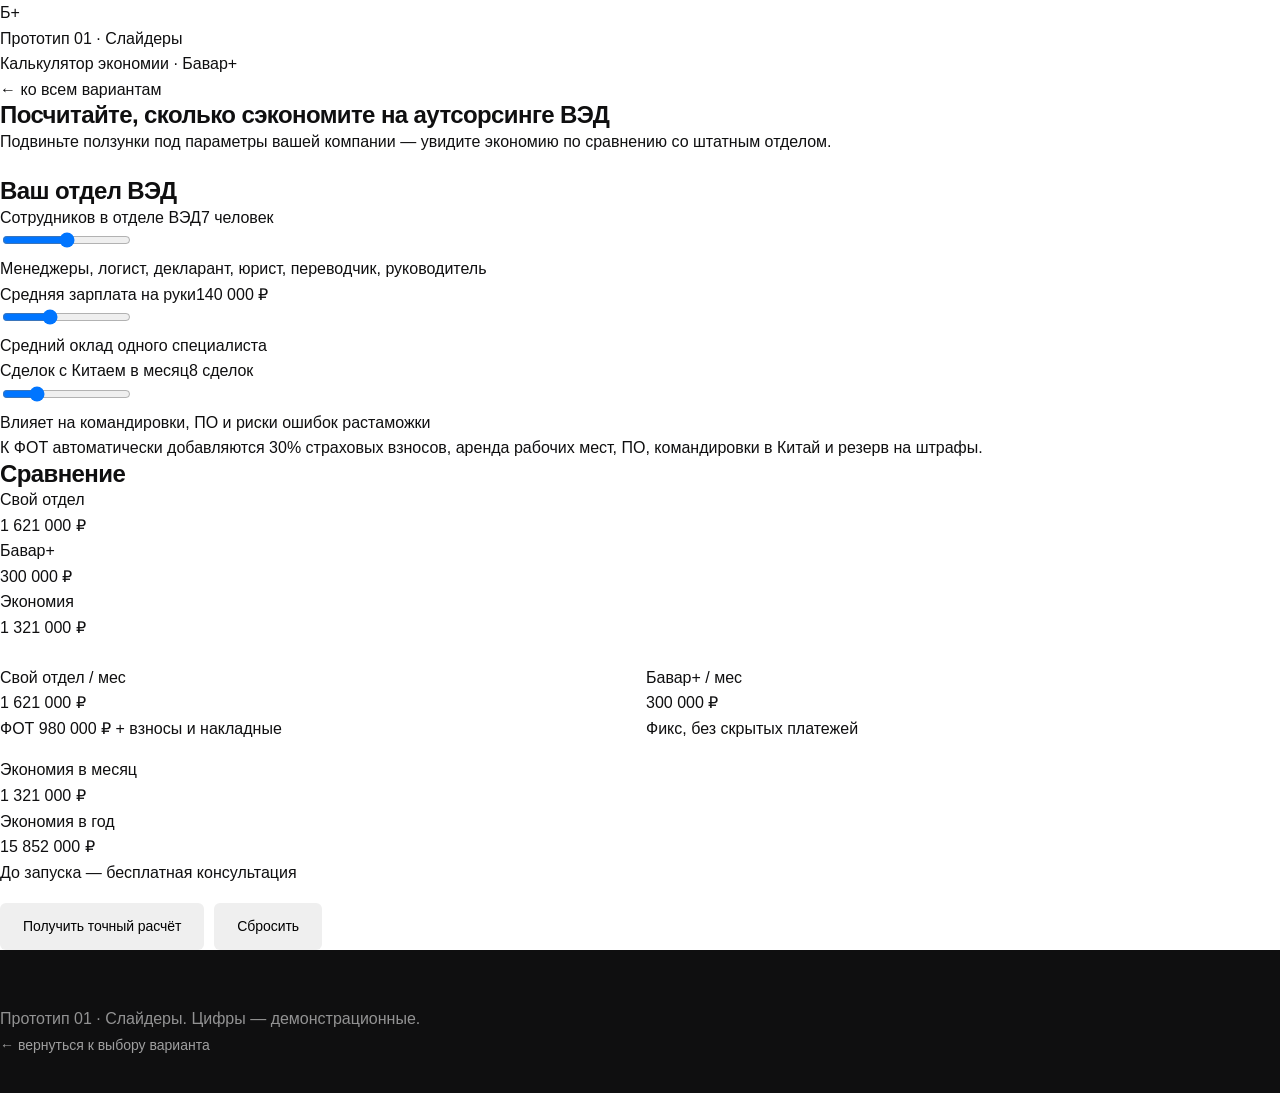
<file: prototype-1.html>
<!doctype html>
<html lang="ru">
<head>
<meta charset="utf-8">
<meta name="viewport" content="width=device-width, initial-scale=1">
<title>01 · Слайдеры — Калькулятор Бавар+</title>
<link rel="stylesheet" href="assets/styles.css">
</head>
<body>
<div class="container">
  <header class="topbar">
    <div class="brand">
      <div class="brand-mark">Б+</div>
      <div>
        <div class="brand-name">Прототип 01 · Слайдеры</div>
        <div class="brand-sub">Калькулятор экономии · Бавар+</div>
      </div>
    </div>
    <a class="nav-back" href="index.html">← ко всем вариантам</a>
  </header>

  <section style="margin-bottom:24px">
    <h1>Посчитайте, сколько сэкономите на аутсорсинге ВЭД</h1>
    <p class="lead">Подвиньте ползунки под параметры вашей компании — увидите экономию по сравнению со штатным отделом.</p>
  </section>

  <div class="grid-2">
    <div class="panel">
      <h2>Ваш отдел ВЭД</h2>

      <label class="field">
        <div class="lbl"><span>Сотрудников в отделе ВЭД</span><span id="lbl-staff">7 чел.</span></div>
        <input type="range" id="staff" min="2" max="12" value="7" step="1">
        <div class="hint">Менеджеры, логист, декларант, юрист, переводчик, руководитель</div>
      </label>

      <label class="field">
        <div class="lbl"><span>Средняя зарплата на руки</span><span id="lbl-salary">140 000 ₽</span></div>
        <input type="range" id="salary" min="80000" max="250000" value="140000" step="5000">
        <div class="hint">Средний оклад одного специалиста</div>
      </label>

      <label class="field">
        <div class="lbl"><span>Сделок с Китаем в месяц</span><span id="lbl-deals">8 сделок</span></div>
        <input type="range" id="deals" min="1" max="30" value="8" step="1">
        <div class="hint">Влияет на командировки, ПО и риски ошибок растаможки</div>
      </label>

      <p class="muted-note">К ФОТ автоматически добавляются 30% страховых взносов, аренда рабочих мест, ПО, командировки в Китай и резерв на штрафы.</p>
    </div>

    <div class="panel">
      <h2>Сравнение</h2>

      <div class="bar-compare">
        <div class="name">Свой отдел</div>
        <div class="bar cost" id="bar-inhouse"><div class="fill"></div><div class="val" id="val-inhouse">0 ₽</div></div>
      </div>
      <div class="bar-compare">
        <div class="name">Бавар+</div>
        <div class="bar" id="bar-bavar"><div class="fill"></div><div class="val" id="val-bavar">0 ₽</div></div>
      </div>
      <div class="bar-compare">
        <div class="name">Экономия</div>
        <div class="bar savings" id="bar-savings"><div class="fill"></div><div class="val" id="val-savings">0 ₽</div></div>
      </div>

      <div style="display:grid; grid-template-columns:1fr 1fr; gap:12px; margin-top:24px">
        <div class="stat cost">
          <div class="label">Свой отдел / мес</div>
          <div class="value" id="stat-inhouse">—</div>
          <div class="sub" id="stat-inhouse-sub">ФОТ + накладные</div>
        </div>
        <div class="stat">
          <div class="label">Бавар+ / мес</div>
          <div class="value" id="stat-bavar">—</div>
          <div class="sub">Фикс, без скрытых платежей</div>
        </div>
      </div>

      <div class="summary" style="margin-top:16px">
        <div>
          <div class="label">Экономия в месяц</div>
          <div class="value" id="sum-monthly">—</div>
        </div>
        <div>
          <div class="label">Экономия в год</div>
          <div class="value" id="sum-yearly">—</div>
          <div class="sub">До запуска — бесплатная консультация</div>
        </div>
      </div>

      <div style="margin-top:18px; display:flex; gap:10px">
        <button class="btn">Получить точный расчёт</button>
        <button class="btn ghost" id="btn-reset">Сбросить</button>
      </div>
    </div>
  </div>

  <footer class="footer">
    Прототип 01 · Слайдеры. Цифры — демонстрационные.
    <a href="index.html">← вернуться к выбору варианта</a>
  </footer>
</div>

<script src="assets/format.js"></script>
<script>
const DEFAULTS = { staff: 7, salary: 140000, deals: 8 };
const BAVAR_PRICE = 300000;
const TAX_RATE = 0.30;
const OFFICE_PER_PERSON = 8000;
const SOFTWARE_BASE = 35000;
const TRAVEL_PER_DEAL = 22000;
const RISK_PER_DEAL = 10000;

const els = {
  staff: document.getElementById('staff'),
  salary: document.getElementById('salary'),
  deals: document.getElementById('deals'),
  lblStaff: document.getElementById('lbl-staff'),
  lblSalary: document.getElementById('lbl-salary'),
  lblDeals: document.getElementById('lbl-deals'),
  statInhouse: document.getElementById('stat-inhouse'),
  statInhouseSub: document.getElementById('stat-inhouse-sub'),
  statBavar: document.getElementById('stat-bavar'),
  sumMonthly: document.getElementById('sum-monthly'),
  sumYearly: document.getElementById('sum-yearly'),
  valInhouse: document.getElementById('val-inhouse'),
  valBavar: document.getElementById('val-bavar'),
  valSavings: document.getElementById('val-savings'),
  fillInhouse: document.querySelector('#bar-inhouse .fill'),
  fillBavar: document.querySelector('#bar-bavar .fill'),
  fillSavings: document.querySelector('#bar-savings .fill'),
};

function compute() {
  const staff = +els.staff.value;
  const salary = +els.salary.value;
  const deals = +els.deals.value;

  const fot = staff * salary;
  const taxes = fot * TAX_RATE;
  const office = staff * OFFICE_PER_PERSON;
  const software = SOFTWARE_BASE;
  const travel = deals * TRAVEL_PER_DEAL;
  const risk = deals * RISK_PER_DEAL;
  const inhouse = fot + taxes + office + software + travel + risk;

  const bavar = BAVAR_PRICE;
  const savings = Math.max(0, inhouse - bavar);

  els.lblStaff.textContent = `${staff} ${plural(staff, ['человек','человека','человек'])}`;
  els.lblSalary.textContent = fmtRub(salary);
  els.lblDeals.textContent = `${deals} ${plural(deals, ['сделка','сделки','сделок'])}`;

  els.statInhouse.textContent = fmtRub(inhouse);
  els.statInhouseSub.textContent = `ФОТ ${fmtRub(fot)} + взносы и накладные`;
  els.statBavar.textContent = fmtRub(bavar);
  els.sumMonthly.textContent = fmtRub(savings);
  els.sumYearly.textContent = fmtRub(savings * 12);

  const max = inhouse || 1;
  els.fillInhouse.style.width = '100%';
  els.fillBavar.style.width = (bavar / max * 100) + '%';
  els.fillSavings.style.width = (savings / max * 100) + '%';

  els.valInhouse.textContent = fmtRub(inhouse);
  els.valBavar.textContent = fmtRub(bavar);
  els.valSavings.textContent = fmtRub(savings);
}

['staff','salary','deals'].forEach(k => els[k].addEventListener('input', compute));
document.getElementById('btn-reset').addEventListener('click', () => {
  for (const k of Object.keys(DEFAULTS)) els[k].value = DEFAULTS[k];
  compute();
});
compute();
</script>
</body>
</html>
</file>
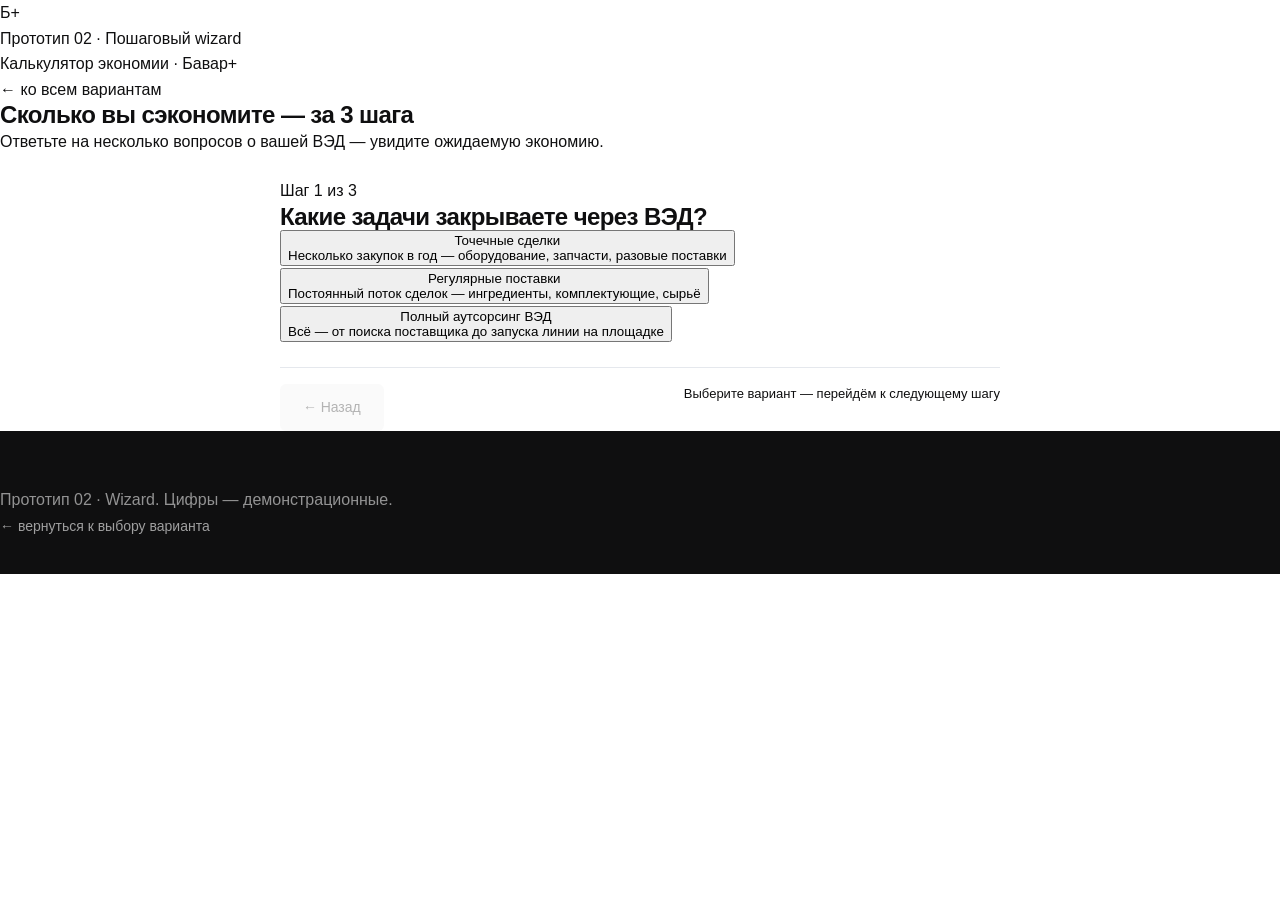
<file: prototype-2.html>
<!doctype html>
<html lang="ru">
<head>
<meta charset="utf-8">
<meta name="viewport" content="width=device-width, initial-scale=1">
<title>02 · Wizard — Калькулятор Бавар+</title>
<link rel="stylesheet" href="assets/styles.css">
</head>
<body>
<div class="container">
  <header class="topbar">
    <div class="brand">
      <div class="brand-mark">Б+</div>
      <div>
        <div class="brand-name">Прототип 02 · Пошаговый wizard</div>
        <div class="brand-sub">Калькулятор экономии · Бавар+</div>
      </div>
    </div>
    <a class="nav-back" href="index.html">← ко всем вариантам</a>
  </header>

  <section style="margin-bottom:24px">
    <h1>Сколько вы сэкономите — за 3 шага</h1>
    <p class="lead">Ответьте на несколько вопросов о вашей ВЭД — увидите ожидаемую экономию.</p>
  </section>

  <div class="panel" style="max-width:720px; margin:0 auto">

    <div class="wizard-progress">
      <div class="dot done" id="dot-1"></div>
      <div class="dot" id="dot-2"></div>
      <div class="dot" id="dot-3"></div>
      <div class="dot" id="dot-4"></div>
    </div>

    <!-- STEP 1 -->
    <div class="wizard-step" id="step-1">
      <div class="step-title">Шаг 1 из 3</div>
      <h2>Какие задачи закрываете через ВЭД?</h2>
      <button class="choice" data-step="1" data-key="task" data-value="single">
        <div class="choice-title">Точечные сделки</div>
        <div class="choice-desc">Несколько закупок в год — оборудование, запчасти, разовые поставки</div>
      </button>
      <button class="choice" data-step="1" data-key="task" data-value="regular">
        <div class="choice-title">Регулярные поставки</div>
        <div class="choice-desc">Постоянный поток сделок — ингредиенты, комплектующие, сырьё</div>
      </button>
      <button class="choice" data-step="1" data-key="task" data-value="full">
        <div class="choice-title">Полный аутсорсинг ВЭД</div>
        <div class="choice-desc">Всё — от поиска поставщика до запуска линии на площадке</div>
      </button>
    </div>

    <!-- STEP 2 -->
    <div class="wizard-step hidden" id="step-2">
      <div class="step-title">Шаг 2 из 3</div>
      <h2>Какой объём сделок?</h2>
      <button class="choice" data-step="2" data-key="volume" data-value="small">
        <div class="choice-title">До 5 сделок в месяц</div>
        <div class="choice-desc">Небольшое и среднее производство, разовые проекты</div>
      </button>
      <button class="choice" data-step="2" data-key="volume" data-value="medium">
        <div class="choice-title">5–15 сделок в месяц</div>
        <div class="choice-desc">Среднее производство с постоянными закупками</div>
      </button>
      <button class="choice" data-step="2" data-key="volume" data-value="large">
        <div class="choice-title">Больше 15 сделок</div>
        <div class="choice-desc">Крупное производство, регулярный поток контейнеров</div>
      </button>
    </div>

    <!-- STEP 3 -->
    <div class="wizard-step hidden" id="step-3">
      <div class="step-title">Шаг 3 из 3</div>
      <h2>Как сейчас закрываете ВЭД?</h2>
      <button class="choice" data-step="3" data-key="current" data-value="inhouse">
        <div class="choice-title">Свой отдел ВЭД</div>
        <div class="choice-desc">В штате — менеджеры, логист, декларант, юрист</div>
      </button>
      <button class="choice" data-step="3" data-key="current" data-value="freelance">
        <div class="choice-title">Фрилансеры и подрядчики</div>
        <div class="choice-desc">Брокеры на стороне, разовые специалисты</div>
      </button>
      <button class="choice" data-step="3" data-key="current" data-value="none">
        <div class="choice-title">Пока никак</div>
        <div class="choice-desc">Хотим запустить ВЭД, ищем подрядчика</div>
      </button>
    </div>

    <!-- RESULT -->
    <div class="wizard-step hidden" id="step-4">
      <div class="step-title">Готово</div>
      <h2 id="result-title">Ваша ожидаемая экономия</h2>

      <div class="summary" style="margin-bottom:24px">
        <div>
          <div class="label">В месяц</div>
          <div class="value" id="res-monthly">—</div>
          <div class="sub" id="res-monthly-sub">экономия по сравнению с текущей моделью</div>
        </div>
        <div>
          <div class="label">В год</div>
          <div class="value" id="res-yearly">—</div>
          <div class="sub">при том же объёме сделок</div>
        </div>
      </div>

      <div style="display:grid; grid-template-columns:1fr 1fr; gap:12px; margin-bottom:24px">
        <div class="stat cost">
          <div class="label" id="res-current-label">Сейчас / мес</div>
          <div class="value" id="res-current">—</div>
        </div>
        <div class="stat">
          <div class="label">С Бавар+ / мес</div>
          <div class="value" id="res-bavar">—</div>
          <div class="sub" id="res-bavar-name">—</div>
        </div>
      </div>

      <p id="res-note" style="color:var(--text-muted); font-size:14px; margin-bottom:20px"></p>

      <div style="display:flex; gap:10px; flex-wrap:wrap">
        <button class="btn">Получить точный расчёт</button>
        <button class="btn ghost" id="btn-restart">Пересчитать</button>
      </div>
    </div>

    <div id="back-row" style="margin-top:24px; padding-top:16px; border-top:1px solid var(--border); display:flex; justify-content:space-between">
      <button class="btn ghost small" id="btn-prev">← Назад</button>
      <span style="color:var(--text-muted); font-size:13px" id="hint-pick">Выберите вариант — перейдём к следующему шагу</span>
    </div>

  </div>

  <footer class="footer">
    Прототип 02 · Wizard. Цифры — демонстрационные.
    <a href="index.html">← вернуться к выбору варианта</a>
  </footer>
</div>

<script src="assets/format.js"></script>
<script>
const state = { task: null, volume: null, current: null, step: 1 };

const VOLUME_DEALS = { small: 4, medium: 10, large: 20 };
const TASK_TARIFF = { single: 'light', regular: 'standard', full: 'premium' };

const CURRENT_MODELS = {
  inhouse:   { multiplier: 1.0,  staff: 7, label: 'Свой отдел ВЭД / мес', note: 'Учли 7 штатных сотрудников, страховые взносы, накладные и командировки. Точная сумма зависит от региона и состава отдела.' },
  freelance: { multiplier: 0.45, staff: 0, label: 'Брокеры и фрилансеры / мес', note: 'Учли усреднённую стоимость подрядчиков и брокеров на ваш объём сделок. Часть рисков (штрафы, простои) остаётся на вас.' },
  none:      { multiplier: 0.0,  staff: 0, label: 'Сейчас тратите / мес', note: 'Если ВЭД ещё не запущена, экономия — относительно типового штатного отдела, который пришлось бы создать.' },
};

const TASK_TITLES = {
  single: 'точечные сделки',
  regular:'регулярные поставки',
  full:   'полный аутсорсинг ВЭД',
};

function setStep(n) {
  state.step = n;
  for (let i = 1; i <= 4; i++) {
    document.getElementById('step-' + i).classList.toggle('hidden', i !== n);
    document.getElementById('dot-' + i).classList.toggle('done', i <= n);
  }
  document.getElementById('btn-prev').disabled = (n === 1);
  document.getElementById('hint-pick').textContent =
    n === 4 ? 'Расчёт ориентировочный — для точного оставьте заявку' : 'Выберите вариант — перейдём к следующему шагу';
}

document.querySelectorAll('.choice').forEach(btn => {
  btn.addEventListener('click', () => {
    const step = +btn.dataset.step;
    const key = btn.dataset.key;
    const value = btn.dataset.value;

    document.querySelectorAll(`.choice[data-step="${step}"]`).forEach(c => c.classList.remove('active'));
    btn.classList.add('active');
    state[key] = value;

    setTimeout(() => {
      if (step < 3) setStep(step + 1);
      else { compute(); setStep(4); }
    }, 200);
  });
});

document.getElementById('btn-prev').addEventListener('click', () => {
  if (state.step > 1) setStep(state.step - 1);
});

document.getElementById('btn-restart').addEventListener('click', () => {
  state.task = state.volume = state.current = null;
  document.querySelectorAll('.choice.active').forEach(c => c.classList.remove('active'));
  setStep(1);
});

function compute() {
  const tariff = BAVAR_TARIFFS[TASK_TARIFF[state.task]];
  const deals = VOLUME_DEALS[state.volume];
  const model = CURRENT_MODELS[state.current];

  // Estimate "current" cost based on model.
  const baselineInhouse = 7 * 140000 * 1.30 + 7 * 8000 + 35000 + deals * 22000 + deals * 10000;
  const current = baselineInhouse * model.multiplier;
  const bavar = tariff.price;
  const monthlySavings = Math.max(0, current - bavar);

  document.getElementById('res-current-label').textContent = model.label;
  document.getElementById('res-current').textContent = state.current === 'none' ? '—' : fmtRub(current);
  document.getElementById('res-bavar').textContent = fmtRub(bavar);
  document.getElementById('res-bavar-name').textContent = tariff.name + ' · ' + tariff.desc;
  document.getElementById('res-monthly').textContent = state.current === 'none' ? '—' : fmtRub(monthlySavings);
  document.getElementById('res-yearly').textContent = state.current === 'none' ? '—' : fmtRub(monthlySavings * 12);
  document.getElementById('res-monthly-sub').textContent = state.current === 'none'
    ? 'У вас пока нет затрат на ВЭД — посчитаем стоимость запуска'
    : 'экономия по сравнению с текущей моделью';
  document.getElementById('result-title').textContent =
    `Подходит тариф «${tariff.name}» под ${TASK_TITLES[state.task]} и ${deals} ${plural(deals, ['сделку','сделки','сделок'])} в месяц`;
  document.getElementById('res-note').textContent = model.note;
}

setStep(1);
</script>
</body>
</html>
</file>
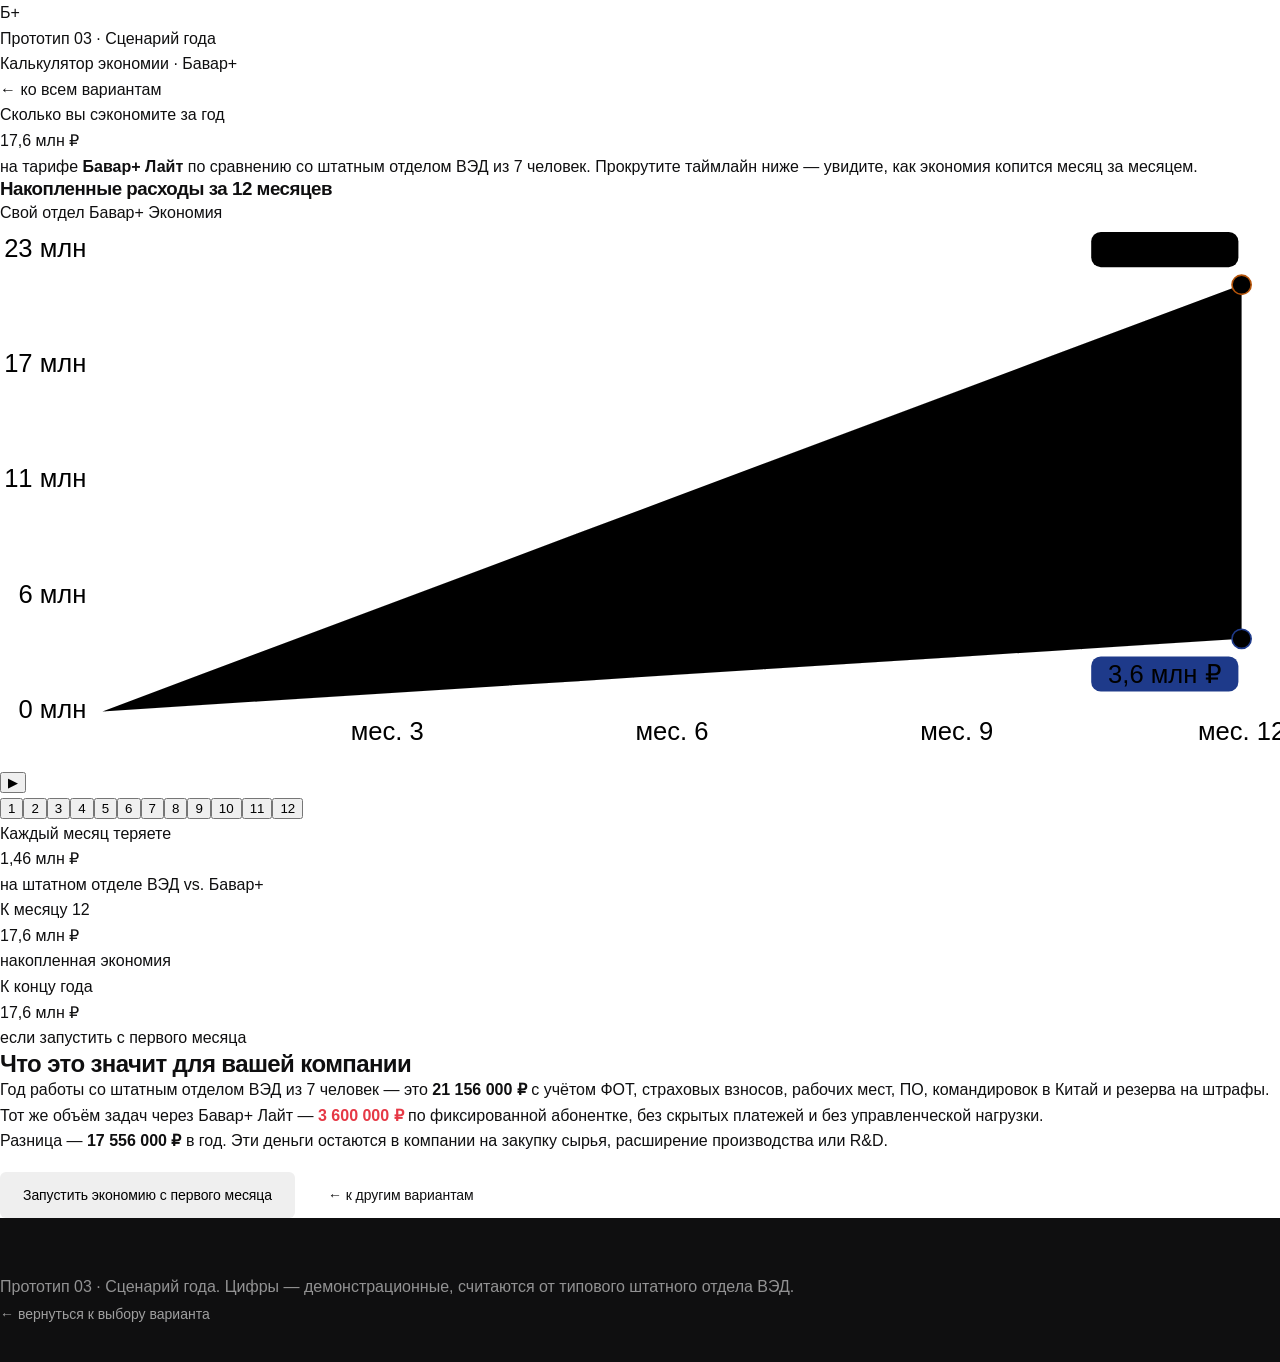
<file: prototype-3.html>
<!doctype html>
<html lang="ru">
<head>
<meta charset="utf-8">
<meta name="viewport" content="width=device-width, initial-scale=1">
<title>03 · Сценарий года — Калькулятор Бавар+</title>
<link rel="stylesheet" href="assets/styles.css">
</head>
<body>
<div class="container">
  <header class="topbar">
    <div class="brand">
      <div class="brand-mark">Б+</div>
      <div>
        <div class="brand-name">Прототип 03 · Сценарий года</div>
        <div class="brand-sub">Калькулятор экономии · Бавар+</div>
      </div>
    </div>
    <a class="nav-back" href="index.html">← ко всем вариантам</a>
  </header>

  <section class="hero-block">
    <div class="kicker">Сколько вы сэкономите за год</div>
    <div class="hero-num" id="hero-num">— ₽</div>
    <p class="hero-sub">
      на тарифе <strong>Бавар+ Лайт</strong> по сравнению со штатным отделом ВЭД из 7 человек.
      Прокрутите таймлайн ниже — увидите, как экономия копится месяц за месяцем.
    </p>
  </section>

  <div class="chart-card">
    <div class="chart-head">
      <h3>Накопленные расходы за <span id="head-period">12 месяцев</span></h3>
      <div class="legend-inline">
        <span><span class="dotmark inhouse2"></span>Свой отдел</span>
        <span><span class="dotmark bavar2"></span>Бавар+</span>
        <span><span class="dotmark savings2"></span>Экономия</span>
      </div>
    </div>

    <svg class="chart-svg" viewBox="0 0 800 340" preserveAspectRatio="xMidYMid meet" aria-label="График накопленных расходов">
      <defs>
        <linearGradient id="savings-grad" x1="0" y1="0" x2="0" y2="1">
          <stop offset="0%" stop-color="#15803d" stop-opacity="0.22"/>
          <stop offset="100%" stop-color="#15803d" stop-opacity="0.02"/>
        </linearGradient>
      </defs>
      <g id="grid"></g>
      <g id="y-labels"></g>
      <g id="x-labels"></g>
      <path id="area-savings" class="area-savings" d=""></path>
      <path id="line-inhouse" class="line-inhouse" d=""></path>
      <path id="line-bavar" class="line-bavar" d=""></path>
      <circle id="dot-inhouse" class="active-dot" cx="0" cy="0" r="6" stroke="#b45309"></circle>
      <circle id="dot-bavar" class="active-dot" cx="0" cy="0" r="6" stroke="#1e3a8a"></circle>
      <g id="pill-inhouse" transform="translate(-100,-100)">
        <rect class="pill" rx="6" ry="6" width="92" height="22" x="-46" y="-11"></rect>
        <text class="pill-text" text-anchor="middle" dy=".35em" id="pill-inhouse-t">—</text>
      </g>
      <g id="pill-bavar" transform="translate(-100,-100)">
        <rect class="pill" rx="6" ry="6" width="92" height="22" x="-46" y="-11" fill="#1e3a8a"></rect>
        <text class="pill-text" text-anchor="middle" dy=".35em" id="pill-bavar-t">—</text>
      </g>
    </svg>

    <div class="month-timeline">
      <button class="play-btn" id="play-btn" aria-label="Запустить анимацию">▶</button>
      <div class="months" id="months"></div>
    </div>
  </div>

  <div class="metrics-row">
    <div class="metric">
      <div class="label">Каждый месяц теряете</div>
      <div class="value" id="m-monthly">—</div>
      <div class="delta">на штатном отделе ВЭД vs. Бавар+</div>
    </div>
    <div class="metric savings">
      <div class="label">К месяцу <span id="m-period-num">12</span></div>
      <div class="value" id="m-period">—</div>
      <div class="delta">накопленная экономия</div>
    </div>
    <div class="metric">
      <div class="label">К концу года</div>
      <div class="value" id="m-year">—</div>
      <div class="delta">если запустить с первого месяца</div>
    </div>
  </div>

  <div class="narrative">
    <h2>Что это значит для вашей компании</h2>
    <p>
      Год работы со штатным отделом ВЭД из 7 человек — это <strong style="color:var(--cost)" id="n-inhouse">—</strong>
      с учётом ФОТ, страховых взносов, рабочих мест, ПО, командировок в Китай и резерва на штрафы.
    </p>
    <p>
      Тот же объём задач через Бавар+ Лайт — <strong style="color:var(--accent)" id="n-bavar">—</strong>
      по фиксированной абонентке, без скрытых платежей и без управленческой нагрузки.
    </p>
    <p>
      Разница — <strong style="color:var(--savings)" id="n-savings">—</strong> в год.
      Эти деньги остаются в компании на закупку сырья, расширение производства или R&D.
    </p>
    <div style="display:flex; gap:10px; flex-wrap:wrap; margin-top:18px">
      <button class="btn">Запустить экономию с первого месяца</button>
      <a class="btn ghost" href="index.html">← к другим вариантам</a>
    </div>
  </div>

  <footer class="footer">
    Прототип 03 · Сценарий года. Цифры — демонстрационные, считаются от типового штатного отдела ВЭД.
    <a href="index.html">← вернуться к выбору варианта</a>
  </footer>
</div>

<script src="assets/format.js"></script>
<script>
const INHOUSE_MONTHLY = INHOUSE_LINES.filter(l => l.default).reduce((s, l) => s + l.monthly, 0);
const BAVAR_MONTHLY = BAVAR_TARIFFS.light.price;
const MONTHLY_SAVINGS = INHOUSE_MONTHLY - BAVAR_MONTHLY;

// SVG dimensions
const W = 800, H = 340;
const PAD = { left: 64, right: 24, top: 16, bottom: 36 };
const PLOT_W = W - PAD.left - PAD.right;
const PLOT_H = H - PAD.top - PAD.bottom;
const MAX_Y = INHOUSE_MONTHLY * 12 * 1.08;

const xOf = m => PAD.left + (m / 12) * PLOT_W;
const yOf = v => PAD.top + PLOT_H - (v / MAX_Y) * PLOT_H;

// Build static parts of the chart
function buildChart() {
  const grid = document.getElementById('grid');
  const yLabels = document.getElementById('y-labels');
  const xLabels = document.getElementById('x-labels');
  grid.innerHTML = ''; yLabels.innerHTML = ''; xLabels.innerHTML = '';

  for (let i = 0; i <= 4; i++) {
    const v = (MAX_Y / 4) * i;
    const y = yOf(v);
    const l = document.createElementNS('http://www.w3.org/2000/svg','line');
    l.setAttribute('class','grid-line');
    l.setAttribute('x1', PAD.left); l.setAttribute('x2', W - PAD.right);
    l.setAttribute('y1', y); l.setAttribute('y2', y);
    grid.appendChild(l);
    const t = document.createElementNS('http://www.w3.org/2000/svg','text');
    t.setAttribute('class','axis-label');
    t.setAttribute('x', PAD.left - 10); t.setAttribute('y', y + 4);
    t.setAttribute('text-anchor','end');
    t.textContent = (v / 1_000_000).toFixed(0) + ' млн';
    yLabels.appendChild(t);
  }
  // X-axis: every 3rd month labelled
  for (let m = 3; m <= 12; m += 3) {
    const t = document.createElementNS('http://www.w3.org/2000/svg','text');
    t.setAttribute('class','axis-label');
    t.setAttribute('x', xOf(m)); t.setAttribute('y', H - PAD.bottom + 18);
    t.setAttribute('text-anchor','middle');
    t.textContent = 'мес. ' + m;
    xLabels.appendChild(t);
  }

  // Lines (drawn over full 12-month range, don't change)
  const points = [];
  for (let m = 0; m <= 12; m++) {
    points.push({ m, inhouse: m * INHOUSE_MONTHLY, bavar: m * BAVAR_MONTHLY });
  }
  const dInhouse = points.map((p,i) => (i?'L':'M') + xOf(p.m) + ' ' + yOf(p.inhouse)).join(' ');
  const dBavar = points.map((p,i) => (i?'L':'M') + xOf(p.m) + ' ' + yOf(p.bavar)).join(' ');
  document.getElementById('line-inhouse').setAttribute('d', dInhouse);
  document.getElementById('line-bavar').setAttribute('d', dBavar);
}

function buildTimeline() {
  const months = document.getElementById('months');
  months.innerHTML = '';
  for (let m = 1; m <= 12; m++) {
    const b = document.createElement('button');
    b.className = 'mdot';
    b.dataset.month = m;
    b.textContent = m;
    b.addEventListener('click', () => setMonth(m));
    months.appendChild(b);
  }
}

// Smooth number ticker
const numState = new Map();
function tickNumber(el, target, formatter, dur) {
  const from = numState.get(el) ?? target;
  const start = performance.now();
  const D = dur ?? 380;
  function step(t) {
    const p = Math.min(1, (t - start) / D);
    const eased = 1 - Math.pow(1 - p, 3);
    const cur = from + (target - from) * eased;
    el.textContent = formatter(cur);
    if (p < 1) requestAnimationFrame(step);
  }
  numState.set(el, target);
  requestAnimationFrame(step);
}

function update(month) {
  // Update timeline dots
  document.querySelectorAll('.mdot').forEach(d => {
    const m = +d.dataset.month;
    d.classList.toggle('active', m === month);
    d.classList.toggle('passed', m < month);
  });

  // Area between curves up to month
  const areaTop = [];
  const areaBottom = [];
  for (let m = 0; m <= month; m++) {
    areaTop.push(xOf(m) + ' ' + yOf(m * INHOUSE_MONTHLY));
    areaBottom.unshift(xOf(m) + ' ' + yOf(m * BAVAR_MONTHLY));
  }
  const areaPath = month > 0
    ? 'M' + areaTop.join(' L') + ' L' + areaBottom.join(' L') + ' Z'
    : '';
  document.getElementById('area-savings').setAttribute('d', areaPath);

  // Active dots and pills
  const xm = xOf(month);
  const yi = yOf(month * INHOUSE_MONTHLY);
  const yb = yOf(month * BAVAR_MONTHLY);
  const dotI = document.getElementById('dot-inhouse');
  const dotB = document.getElementById('dot-bavar');
  dotI.setAttribute('cx', xm); dotI.setAttribute('cy', yi);
  dotB.setAttribute('cx', xm); dotB.setAttribute('cy', yb);

  // Pills — clamp X so they don't overflow
  const clampX = x => Math.max(PAD.left + 48, Math.min(W - PAD.right - 48, x));
  const pillI = document.getElementById('pill-inhouse');
  const pillB = document.getElementById('pill-bavar');
  pillI.setAttribute('transform', `translate(${clampX(xm)},${yi - 22})`);
  pillB.setAttribute('transform', `translate(${clampX(xm)},${yb + 22})`);
  document.getElementById('pill-inhouse-t').textContent = fmtRubShort(month * INHOUSE_MONTHLY);
  document.getElementById('pill-bavar-t').textContent = fmtRubShort(month * BAVAR_MONTHLY);

  if (month === 0) {
    pillI.setAttribute('transform', 'translate(-100,-100)');
    pillB.setAttribute('transform', 'translate(-100,-100)');
    dotI.setAttribute('cy', -100);
    dotB.setAttribute('cy', -100);
  }

  // Numbers (tickered)
  const heroEl = document.getElementById('hero-num');
  const mPeriod = document.getElementById('m-period');
  const mMonthly = document.getElementById('m-monthly');
  const mYear = document.getElementById('m-year');

  tickNumber(heroEl, MONTHLY_SAVINGS * 12, fmtRubShort);
  tickNumber(mPeriod, MONTHLY_SAVINGS * month, fmtRubShort);
  tickNumber(mMonthly, MONTHLY_SAVINGS, fmtRubShort);
  tickNumber(mYear, MONTHLY_SAVINGS * 12, fmtRubShort);

  document.getElementById('m-period-num').textContent = month;
  document.getElementById('head-period').textContent = month + ' ' + plural(month, ['месяц','месяца','месяцев']);

  document.getElementById('n-inhouse').textContent = fmtRub(INHOUSE_MONTHLY * 12);
  document.getElementById('n-bavar').textContent = fmtRub(BAVAR_MONTHLY * 12);
  document.getElementById('n-savings').textContent = fmtRub(MONTHLY_SAVINGS * 12);
}

let playTimer = null;
let currentMonth = 12;
function setMonth(m) {
  currentMonth = m;
  update(m);
}

document.getElementById('play-btn').addEventListener('click', () => {
  if (playTimer) {
    clearInterval(playTimer);
    playTimer = null;
    document.getElementById('play-btn').textContent = '▶';
    return;
  }
  let m = 0;
  setMonth(0);
  document.getElementById('play-btn').textContent = '❚❚';
  playTimer = setInterval(() => {
    m += 1;
    setMonth(m);
    if (m >= 12) {
      clearInterval(playTimer);
      playTimer = null;
      document.getElementById('play-btn').textContent = '▶';
    }
  }, 240);
});

buildChart();
buildTimeline();
setMonth(12);
</script>
</body>
</html>
</file>
<file: assets/styles.css>
/* ============================================================
   БАВАР+ · полированный прототип v2
   Белый фон · красный акцент · Inter · модерн-санс
   ============================================================ */

*, *::before, *::after { box-sizing: border-box; }

:root {
  /* светлая тема — отключаем принудительный тёмный режим браузера */
  color-scheme: light;
  /* palette */
  --bg:           #ffffff;
  --bg-alt:       #f7f8fa;
  --bg-soft:      #fafbfc;
  --bg-dark:      #0f0f10;
  --surface:      #ffffff;
  --text:         #0f0f10;
  --text-mid:     #4a5462;
  --text-soft:    #8b92a0;
  --border:       #e5e8ed;
  --border-soft:  #eef0f3;
  --accent:       #e63946;
  --accent-dark:  #c92f3d;
  --accent-soft:  #ffe9eb;
  --green:        #16a34a;
  --green-soft:   #ecfdf3;

  /* radii */
  --r-sm: 6px;
  --r:    10px;
  --r-lg: 16px;
  --r-xl: 24px;

  /* shadows */
  --sh-sm: 0 1px 2px rgba(15,15,16,0.04), 0 1px 1px rgba(15,15,16,0.03);
  --sh:    0 4px 12px rgba(15,15,16,0.05), 0 1px 2px rgba(15,15,16,0.04);
  --sh-lg: 0 16px 40px rgba(15,15,16,0.08), 0 4px 12px rgba(15,15,16,0.04);

  /* type */
  --font: 'Inter', -apple-system, BlinkMacSystemFont, 'Segoe UI', Roboto, Arial, sans-serif;

  /* layout — 1440 внутренний контент + 40px padding по бокам */
  --w-container: 1520px;
}

html { scroll-behavior: smooth; }
/* клипуем горизонтальный вылет (reveal-анимации, декор) без поломки sticky-навигации */
html { overflow-x: clip; }
body {
  margin: 0;
  background: var(--bg);
  color: var(--text);
  font-family: var(--font);
  font-size: 16px;
  line-height: 1.6;
  font-feature-settings: 'ss01', 'cv11';
  -webkit-font-smoothing: antialiased;
  overflow-x: clip;
}

a { color: inherit; text-decoration: none; }

img, svg { max-width: 100%; display: block; }

h1, h2, h3, h4 { margin: 0; letter-spacing: -0.025em; line-height: 1.1; font-weight: 700; }
p { margin: 0; }

.wrap {
  max-width: var(--w-container);
  margin: 0 auto;
  padding: 0 32px;
}
@media (max-width: 768px) { .wrap { padding: 0 16px; } }

/* ============================================================
   PROTO-BANNER + V-switcher
   ============================================================ */
.proto-banner {
  background: var(--bg-dark);
  color: rgba(255,255,255,0.7);
  font-size: 13px;
  padding: 10px 0;
}
.proto-banner__inner {
  max-width: var(--w-container);
  margin: 0 auto;
  padding: 0 40px;
  display: flex;
  align-items: center;
  justify-content: space-between;
  gap: 16px;
  flex-wrap: wrap;
}
.proto-banner strong { color: #fff; font-weight: 600; }
.proto-banner__switcher {
  display: inline-flex;
  gap: 4px;
  background: rgba(255,255,255,0.05);
  padding: 3px;
  border-radius: 6px;
}
.proto-banner__switcher a {
  padding: 4px 12px;
  border-radius: 4px;
  font-size: 12px;
  color: rgba(255,255,255,0.7);
  font-weight: 500;
  letter-spacing: 0.01em;
}
.proto-banner__switcher a:hover { color: #fff; background: rgba(255,255,255,0.06); }
.proto-banner__switcher a.active {
  background: var(--accent);
  color: #fff;
}
@media (max-width: 540px) { .proto-banner__inner { padding: 0 20px; } }

/* ============================================================
   NAV / HEADER
   ============================================================ */
.nav {
  background: var(--bg);
  border-bottom: 1px solid var(--border);
  position: sticky;
  top: 0;
  z-index: 50;
}
.nav__inner {
  display: flex;
  align-items: center;
  gap: 40px;
  height: 84px;
  max-width: var(--w-container);
  margin: 0 auto;
  padding: 0 40px;
}
@media (max-width: 768px) { .nav__inner { padding: 0 16px; height: 68px; gap: 16px; } }

.logo {
  display: inline-flex;
  align-items: center;
  text-decoration: none;
}
.logo__text {
  display: inline-flex;
  align-items: baseline;
  font-weight: 900;
  font-size: 26px;
  letter-spacing: -0.04em;
  line-height: 1;
  color: var(--accent);
}
.logo__plus {
  color: var(--accent);
  margin-left: 1px;
}
.logo__sub {
  font-size: 11px;
  font-weight: 500;
  color: var(--text-soft);
  letter-spacing: 0.02em;
  line-height: 1;
}

.nav__menu {
  display: flex;
  gap: 28px;
  margin: 0 auto 0 0;
  padding: 0;
  list-style: none;
}
.nav__menu a {
  font-size: 15px;
  font-weight: 500;
  color: var(--text-mid);
  transition: color .15s ease;
}
.nav__menu a:hover { color: var(--text); }

.nav__phone {
  font-size: 15px;
  font-weight: 600;
  color: var(--text);
  padding: 6px 0;
  border-bottom: 1px dashed var(--border);
}
@media (max-width: 1024px) { .nav__menu { display: none; } .logo { margin-right: auto; } }
@media (max-width: 768px) { .nav__phone { display: none; } }

/* ============================================================
   BUTTONS
   ============================================================ */
.btn {
  display: inline-flex;
  align-items: center;
  justify-content: center;
  gap: 8px;
  padding: 11px 22px;
  border: 1px solid transparent;
  border-radius: var(--r-sm);
  font: inherit;
  font-size: 14px;
  font-weight: 500;
  cursor: pointer;
  text-decoration: none;
  letter-spacing: -0.005em;
  transition: background .15s ease, color .15s ease, border-color .15s ease, transform .12s ease;
  white-space: nowrap;
}
.btn--primary {
  background: var(--accent);
  color: #fff;
}
.btn--primary:hover { background: var(--accent-dark); }
.btn--ghost {
  background: transparent;
  color: var(--text);
  border-color: var(--border);
}
.btn--ghost:hover { background: var(--bg-alt); border-color: var(--text-soft); }
.btn--dark {
  background: var(--bg-dark);
  color: #fff;
}
.btn--dark:hover { background: #2a2a2c; }
.btn--lg { padding: 14px 28px; font-size: 15px; }
.btn--block { width: 100%; }
.btn__arrow { transition: transform .15s ease; }
.btn:hover .btn__arrow { transform: translateX(3px); }

/* ============================================================
   HERO — общая обёртка
   ============================================================ */
.hero {
  position: relative;
  overflow: hidden;
  background: var(--bg);
}
.hero[hidden] { display: none !important; }

.hero__kicker {
  display: inline-flex;
  align-items: center;
  gap: 10px;
  padding: 8px 16px 8px 8px;
  background: var(--bg);
  border: 1px solid var(--border);
  border-radius: 100px;
  font-size: 12px;
  font-weight: 600;
  letter-spacing: 0.08em;
  text-transform: uppercase;
  color: var(--text);
  margin-bottom: 32px;
}
.hero__kicker::before {
  content: '';
  width: 24px;
  height: 24px;
  border-radius: 50%;
  background: var(--accent);
  flex-shrink: 0;
}

.hero__logo {
  font-weight: 900;
  letter-spacing: -0.05em;
  line-height: 0.9;
  color: var(--text);
  margin-bottom: 28px;
}
.hero__logo-plus { color: var(--accent); }

.hero__title {
  font-size: clamp(28px, 3.4vw, 44px);
  font-weight: 700;
  line-height: 1.15;
  letter-spacing: -0.025em;
  color: var(--text);
  margin-bottom: 22px;
  max-width: 720px;
}
.hero__title em { font-style: normal; color: var(--accent); }

.hero__sub {
  font-size: 17px;
  color: var(--text-mid);
  line-height: 1.55;
  margin-bottom: 36px;
  max-width: 540px;
}
.hero__sub-accent { color: var(--accent); font-weight: 600; }

.hero__cta {
  display: flex;
  gap: 12px;
  flex-wrap: wrap;
}
/* на телефонах кнопки в столбик и одинаковой ширины/высоты */
@media (max-width: 768px) {
  .hero__cta { flex-direction: column; align-items: stretch; }
  .hero__cta .btn { width: 100%; }
}

/* ============================================================
   HERO V2 · центральный БАВАР+ + контейнер
   ============================================================ */
.hero--v1 { background: var(--bg); }
.hero--v1 .hero__inner {
  position: relative;
  min-height: 760px;   /* компактнее, фон-картинка bg-v2.png всё ещё помещается */
  padding: 56px 0 72px;
  display: flex;
  align-items: center;
  justify-content: center;
}
.hero--v1 .hero__content {
  position: relative;
  z-index: 2;
  text-align: center;
  max-width: 760px;
}
.hero--v1 .hero__kicker {
  margin: 0 auto 36px;
}
.hero--v1 .hero__kicker::before { display: none; }
.hero--v1 .hero__kicker {
  padding: 8px 22px;
  background: transparent;
  border: 1px solid var(--border);
}
.hero--v1 .hero__logo {
  font-size: clamp(34px, 4vw, 52px);
  margin-bottom: 16px;
  letter-spacing: -0.04em;
}
.hero--v1 .hero__divider {
  width: 60px;
  height: 3px;
  background: var(--accent);
  margin: 0 auto 28px;
}
.hero--v1 .hero__title {
  font-size: clamp(38px, 6.6vw, 104px);
  line-height: 1.04;
  letter-spacing: -0.035em;
  font-weight: 800;
  margin: 0 auto 24px;
  max-width: 1100px;
}
.hero--v1 .hero__sub { margin: 0 auto 36px; }
.hero--v1 .hero__cta { justify-content: center; }
/* V2: full-width изометрическая сцена за центральным текстом */
.hero--v1 { position: relative; overflow: hidden; }
/* Обёртка трёх слоёв (сцена + грузовик + метка). Все вместе центрируются
   и получают feathered-маску по краям. Грузовик и метка позиционируются
   абсолютно внутри обёртки в процентах от её размеров. */
.hero--v1__bg {
  position: absolute;
  top: 50%;
  left: 50%;
  transform: translate(-50%, -50%);
  width: 100%;
  min-width: 1400px;
  max-width: 1920px;
  z-index: 1;
  pointer-events: none;
  user-select: none;
  -webkit-mask-image:
    linear-gradient(to right,  transparent 0%, #000 10%, #000 90%, transparent 100%),
    linear-gradient(to bottom, transparent 0%, #000 10%, #000 90%, transparent 100%);
  -webkit-mask-composite: source-in;
  mask-image:
    linear-gradient(to right,  transparent 0%, #000 10%, #000 90%, transparent 100%),
    linear-gradient(to bottom, transparent 0%, #000 10%, #000 90%, transparent 100%);
  mask-composite: intersect;
}
.hero--v1__scene {
  display: block;
  width: 100%;
  height: auto;
}
/* Грузовик — выезжает из-под таможни (сверху-справа) к своей позиции по диагонали,
   как будто едет по дороге в композиции. Фильтр снимает «шахматный» фон PNG */
.hero--v1__truck {
  position: absolute;
  top: 35%;
  left: 75%;
  width: 19%;
  height: auto;
  /* PNG предварительно «выбелен» (шахматка → 255,255,255).
     multiply на белом фоне страницы: белый×белый=белый (исчезает),
     серый/тёмный/тень — multiply с белым = остаётся как в исходнике. */
  mix-blend-mode: multiply;
  animation: truckDriveIn 1.8s cubic-bezier(0.22, 1, 0.36, 1) 0.4s both;
}
@keyframes truckDriveIn {
  0%   { transform: translate(80px, -55px); opacity: 0; }
  100% { transform: translate(0, 0);        opacity: 1; }
}
/* Метка — плавно покачивается вверх-вниз над картой мира.
   Фильтр снимает «шахматный» фон PNG. */
.hero--v1__pin {
  position: absolute;
  top: calc(70% + 20px);
  left: calc(90% - 15px);
  width: 7%;
  height: auto;
  filter: url(#checker-remove) drop-shadow(0 8px 10px rgba(230,57,70,0.22));
  animation: pinFloat 2.6s ease-in-out infinite;
}
@keyframes pinFloat {
  0%, 100% { transform: translateY(0); }
  50%      { transform: translateY(-14px); }
}
@media (prefers-reduced-motion: reduce) {
  .hero--v1__truck { animation: none; }
  .hero--v1__pin   { animation: none; }
}
@media (max-width: 1100px) {
  .hero--v1 .hero__inner { min-height: 0; padding: 56px 0 64px; }
  .hero--v1__scene { min-width: 900px; opacity: 0.7; }
}
/* на телефонах фоновая сцена обрезается некрасиво — убираем, чистый белый фон */
@media (max-width: 768px) {
  .hero--v1__bg { display: none; }
}

/* ============================================================
   HERO V3 · левый текст + контейнер с картой
   ============================================================ */
.hero--v2 { background: var(--bg); }
.hero--v2 .hero__inner {
  position: relative;
  min-height: 760px;
  padding: 80px 0 64px;  /* нижний 64 + section padding-top 96 = 160, столько же как сверху */
  display: grid;
  grid-template-columns: 0.85fr 1.25fr;
  gap: 60px;
  align-items: start;
}
.hero--v2 .hero__content {
  padding-top: 80px;  /* отступ от верха — текст не лепится к самому верху */
}
.hero--v2 .hero__title {
  font-size: clamp(30px, 3.6vw, 46px);  /* +2px к базовому */
}
.hero--v2 .hero__content {
  position: relative;
  z-index: 2;
}
.hero--v2 .hero__kicker {
  padding: 0 0 0 16px;
  background: transparent;
  border: none;
  border-left: 3px solid var(--accent);
  border-radius: 0;
  text-transform: uppercase;
  margin-bottom: 32px;
}
.hero--v2 .hero__kicker::before { display: none; }
.hero--v2 .hero__logo {
  font-size: clamp(80px, 11vw, 156px);
  margin-bottom: 24px;
  letter-spacing: -0.06em;
}
.hero--v2 .hero__visual {
  position: relative;
  min-height: 720px;
  margin-right: -40px;
  background: var(--bg);  /* белый фон под multiply-blend */
}
/* подложка-карта — белый фон убираем multiply'ом */
.hero--v2 .hero__visual-map {
  position: absolute;
  top: 50%;
  left: calc(50% + 20px);
  transform: translate(-50%, -50%);
  width: 110%;
  max-width: 1000px;
  height: auto;
  opacity: 1;
  mix-blend-mode: multiply;
  z-index: 1;
  user-select: none;
  pointer-events: none;
}
/* кран — статичный, сверху. Маска с градиентом сверху —
   верхушка плавно появляется, как будто кран спускается из «выше экрана» */
.hero--v2 .hero__visual-kran {
  position: absolute;
  top: 0;
  left: calc(50% + 30px);
  transform: translateX(-50%);
  width: 150px;
  height: auto;
  z-index: 3;
  user-select: none;
  pointer-events: none;
  filter: url(#white-to-alpha);  /* белый фон → прозрачность, корпус остаётся непрозрачным */
  -webkit-mask-image: linear-gradient(to bottom, transparent 0%, rgba(0,0,0,0.3) 15%, #000 45%, #000 100%);
          mask-image: linear-gradient(to bottom, transparent 0%, rgba(0,0,0,0.3) 15%, #000 45%, #000 100%);
}
/* контейнер — позиционирование, анимация и blend на самом img,
   без обёртки (обёртка создавала свой stacking context из-за transform
   и multiply не доставал до карты позади) */
.hero--v2 .hero__visual-container {
  position: absolute;
  top: 115px;          /* визуальный конец крюка ~ y=172, верхушка цепей ~ y=45 */
  left: calc(50% + 15px);  /* сдвиг вправо с композицией, на 15px левее крана — выравнивание цепей с крюком */
  width: 660px;
  height: auto;
  display: block;
  transform-origin: 50% 45px;  /* пивот = видимая верхушка цепей */
  animation: containerSway 5s ease-in-out infinite;
  filter: url(#white-to-alpha);  /* белый фон → прозрачность; корпус остаётся непрозрачным */
  z-index: 2;
}
@keyframes containerSway {
  0%   { transform: translateX(-50%) rotate(-2.2deg); }
  50%  { transform: translateX(-50%) rotate(2.2deg); }
  100% { transform: translateX(-50%) rotate(-2.2deg); }
}
@media (prefers-reduced-motion: reduce) {
  .hero--v2 .hero__visual-container { animation: none; transform: translateX(-50%); }
}
@media (max-width: 1024px) {
  .hero--v2 .hero__visual { min-height: 580px; margin-right: 0; }
  .hero--v2 .hero__visual-map { max-width: 640px; }
  .hero--v2 .hero__visual-kran { width: 120px; }
  .hero--v2 .hero__visual-container { top: 90px; width: 520px; transform-origin: 50% 36px; }
}
@media (max-width: 540px) {
  .hero--v2 .hero__visual { min-height: 440px; }
  .hero--v2 .hero__visual-kran { width: 90px; }
  .hero--v2 .hero__visual-container { top: 68px; width: 380px; transform-origin: 50% 26px; }
}
@media (max-width: 1024px) {
  .hero--v2 .hero__inner { grid-template-columns: 1fr; gap: 40px; padding: 56px 0 64px; min-height: 0; }
  .hero--v2 .hero__visual { min-height: 340px; }
}

/* ============================================================
   SECTION FRAME (для блоков 02-12)
   ============================================================ */
.section {
  padding: 68px 0;
  background: var(--bg);
  border-top: 1px solid var(--border-soft);
}
.section--alt { background: var(--bg-alt); }
.section--dark { background: var(--bg-dark); color: #fff; }
.section--dark .section__title { color: #fff; }
.section--dark .section__lede { color: rgba(255,255,255,0.7); }
.section--dark .section__num { color: var(--accent); }
@media (max-width: 768px) { .section { padding: 46px 0; } }

/* ============================================================
   SCROLL-REVEAL — мягкое появление блоков при прокрутке
   ============================================================ */
.reveal {
  opacity: 0;
  transform: translateY(32px);
  transition: opacity 0.7s ease, transform 0.7s cubic-bezier(0.22, 1, 0.36, 1);
  will-change: opacity, transform;
}
.reveal[data-reveal="left"]  { transform: translateX(-52px); }
.reveal[data-reveal="right"] { transform: translateX(52px); }
.reveal.is-visible { opacity: 1; transform: none; }
@media (prefers-reduced-motion: reduce) {
  .reveal { opacity: 1 !important; transform: none !important; transition: none !important; }
}

.section__head {
  display: flex;
  align-items: flex-end;
  justify-content: space-between;
  gap: 24px;
  flex-wrap: wrap;
  margin-bottom: 40px;
}
.section__head-text { max-width: 760px; }
.section__num {
  font-size: 12px;
  font-weight: 600;
  letter-spacing: 0.12em;
  text-transform: uppercase;
  color: var(--accent);
  margin-bottom: 14px;
}
.section__title {
  font-size: clamp(24px, 2.6vw, 36px);
  font-weight: 700;
  line-height: 1.15;
  letter-spacing: -0.025em;
  margin-bottom: 18px;
}
.section__lede {
  font-size: 17px;
  color: var(--text-mid);
  line-height: 1.55;
  margin: 0;
}
.section__chip {
  display: inline-flex;
  align-items: center;
  gap: 8px;
  padding: 6px 14px;
  background: var(--accent-soft);
  color: var(--accent-dark);
  border-radius: 100px;
  font-size: 12px;
  font-weight: 600;
  letter-spacing: 0.02em;
}
.section__chip::before {
  content: '';
  width: 6px; height: 6px;
  border-radius: 50%;
  background: var(--accent);
}

/* ============================================================
   Inline brand-mark — BAVAR+ как логотип внутри текста
   ============================================================ */
.brand-inline {
  display: inline-flex;
  align-items: baseline;
  font-weight: 900;
  color: var(--accent);
  letter-spacing: -0.02em;
  font-size: 1.15em;
  text-transform: none;
  margin-left: 4px;
}
.brand-inline__plus { color: var(--accent); }

/* ============================================================
   BLOCK 02 — problem / solution (compare-grid)
   ============================================================ */
#problem .section__head,
#services .section__head,
#process .section__head,
#ved-turnkey .section__head,
#cooperation .section__head,
#calc .section__head,
#advantages .section__head,
#shanghai .section__head,
#cases .section__head,
#faq .section__head,
#contact .section__head { justify-content: center; }
#problem .section__head-text,
#services .section__head-text,
#process .section__head-text,
#ved-turnkey .section__head-text,
#cooperation .section__head-text,
#calc .section__head-text,
#advantages .section__head-text,
#shanghai .section__head-text,
#cases .section__head-text,
#faq .section__head-text,
#contact .section__head-text { margin: 0 auto; text-align: center; }
#process .process__intro { margin-top: 14px; }
#problem .section__lede,
#services .section__lede,
#process .section__lede,
#ved-turnkey .section__lede,
#cooperation .section__lede,
#calc .section__lede,
#advantages .section__lede,
#shanghai .section__lede,
#cases .section__lede,
#faq .section__lede,
#contact .section__lede { margin-left: auto; margin-right: auto; }
.compare-grid {
  display: grid;
  grid-template-columns: 1fr 1fr;
  gap: 24px;
}
@media (max-width: 880px) { .compare-grid { grid-template-columns: 1fr; } }
/* на телефонах схемы-картинки мелкие и нечитаемые — убираем, оставляем только текст */
@media (max-width: 768px) { .cmp-card .cmp-card__visual, .cmp-card .cmp-card__visual-frame { display: none; } }

.cmp-card {
  background: var(--surface);
  border: 1px solid var(--border);
  border-radius: var(--r-lg);
  padding: 36px 36px 32px;
}
.cmp-card__icon {
  width: 44px; height: 44px;
  flex: 0 0 auto;
  border-radius: 12px;
  background: var(--accent-soft);
  color: var(--accent);
  display: grid;
  place-items: center;
  font-size: 20px;
  font-weight: 700;
  margin-bottom: 24px;
}
/* на мобильных значок в один уровень с подзаголовком — меньше пустого места */
@media (max-width: 768px) {
  .cmp-card__head { display: flex; align-items: center; gap: 12px; margin-bottom: 16px; }
  .cmp-card__head .cmp-card__icon { margin-bottom: 0; }
  .cmp-card__head .cmp-card__label { margin-bottom: 0; }
}
.cmp-card--solution .cmp-card__icon {
  background: var(--green-soft);
  color: var(--green);
}
.cmp-card__label {
  font-size: 12px;
  letter-spacing: 0.08em;
  text-transform: uppercase;
  color: var(--text-soft);
  font-weight: 600;
  margin-bottom: 12px;
}
.cmp-card__title {
  font-size: 22px;
  line-height: 1.3;
  margin-bottom: 18px;
  color: var(--text);
}
.cmp-card__visual {
  display: block;
  width: 100%;
  height: auto;
  aspect-ratio: 1448 / 1086;   /* родное соотношение PNG, чтобы layout не обрезал */
  object-fit: contain;
  margin: 0 0 22px;
  border-radius: 10px;
}
/* Фрейм для левой карточки — серая подложка, которая просвечивает сквозь
   удалённый белый фон minus.png (та же что внутри plus.png) */
.cmp-card__visual-frame {
  background: #fcfbfc;
  border-radius: 16px;
  margin: 0 0 22px;
  overflow: hidden;
}
.cmp-card__visual-frame .cmp-card__visual {
  margin: 0;
  border-radius: 0;
}
.cmp-card__visual--keyed {
  filter: url(#white-to-alpha);  /* белый фон PNG → прозрачность */
}
.cmp-card__list {
  list-style: none;
  margin: 0;
  padding: 0;
}
.cmp-card__list li {
  position: relative;
  padding: 14px 0 14px 28px;
  border-top: 1px solid var(--border-soft);
  font-size: 15px;
  line-height: 1.5;
  color: var(--text-mid);
}
.cmp-card__list li:first-child { border-top: none; }
.cmp-card__list li::before {
  position: absolute;
  left: 0;
  top: 14px;
  font-size: 16px;
  font-weight: 700;
  line-height: 1.5;
}
.cmp-card--problem .cmp-card__list li::before { content: '✕'; color: var(--accent); }
.cmp-card--solution .cmp-card__list li::before { content: '✓'; color: var(--green); }

/* ============================================================
   BLOCK 03 — cost table
   ============================================================ */
.cost-table {
  width: 100%;
  border-collapse: separate;
  border-spacing: 0;
  background: var(--surface);
  border: 1px solid var(--border);
  border-radius: var(--r-lg);
  overflow: hidden;
}
.cost-table th, .cost-table td {
  padding: 18px 24px;
  text-align: left;
  border-bottom: 1px solid var(--border-soft);
  font-size: 15px;
}
.cost-table th {
  background: var(--bg-alt);
  font-size: 12px;
  font-weight: 600;
  text-transform: uppercase;
  letter-spacing: 0.08em;
  color: var(--text-soft);
}
.cost-table td.num, .cost-table th.num { text-align: right; font-variant-numeric: tabular-nums; }
.cost-table tbody tr:last-child td { border-bottom: none; }
.cost-table .row-total td {
  background: var(--bg-dark);
  color: #fff;
  font-weight: 700;
  font-size: 17px;
  padding-top: 22px;
  padding-bottom: 22px;
  border-bottom: none;
}
.cost-table .row-total td.num { color: var(--accent); }

.cost-after {
  margin-top: 24px;
  display: grid;
  grid-template-columns: repeat(3, 1fr);
  gap: 16px;
}
@media (max-width: 720px) { .cost-after { grid-template-columns: 1fr; } }
.cost-after__card {
  background: var(--surface);
  border: 1px solid var(--border);
  border-radius: var(--r-lg);
  padding: 28px;
}
.cost-after__card--accent {
  background: var(--bg-dark);
  color: #fff;
  border-color: transparent;
}
.cost-after__card--accent .cost-after__val { color: var(--accent); }
.cost-after__lbl {
  font-size: 12px;
  letter-spacing: 0.08em;
  text-transform: uppercase;
  color: var(--text-soft);
  margin-bottom: 12px;
  font-weight: 600;
}
.cost-after__card--accent .cost-after__lbl { color: rgba(255,255,255,0.6); }
.cost-after__val {
  font-size: 36px;
  font-weight: 700;
  letter-spacing: -0.03em;
  line-height: 1;
  margin-bottom: 8px;
  font-variant-numeric: tabular-nums;
}
.cost-after__sub { font-size: 13px; color: var(--text-soft); }
.cost-after__card--accent .cost-after__sub { color: rgba(255,255,255,0.5); }

/* ============================================================
   BLOCK 04 — services grid
   ============================================================ */
.services-grid {
  display: grid;
  grid-template-columns: repeat(3, 1fr);
  gap: 20px;
  margin-bottom: 32px;
}
@media (max-width: 980px) { .services-grid { grid-template-columns: repeat(2, 1fr); } }
@media (max-width: 600px) { .services-grid { grid-template-columns: 1fr; } }

.svc {
  background: var(--surface);
  border: 1px solid var(--border);
  border-radius: var(--r-lg);
  padding: 36px;
  transition: border-color .15s ease, box-shadow .2s ease, transform .12s ease;
}
.svc:hover {
  border-color: var(--text);
  box-shadow: var(--sh);
  transform: translateY(-2px);
}
.svc__num {
  display: inline-block;
  font-size: 13px;
  font-weight: 600;
  letter-spacing: 0.08em;
  color: var(--accent);
  margin-bottom: 12px;
}
.svc__title {
  font-size: 22px;
  line-height: 1.25;
  margin-bottom: 12px;
}
.svc__desc {
  font-size: 15px;
  color: var(--text-mid);
  line-height: 1.55;
}

/* ============================================================
   BLOCK 04 — process-flow зигзаг (изометрии на пунктирном пути)
   Холст с фиксированной пропорцией 1200×600 — SVG-путь и узлы
   масштабируются без искажений, карточки/картинки позиционируются
   в процентах. На мобиле — вертикальный стек.
   ============================================================ */
.process-flow {
  position: relative;
  width: 100%;
  max-width: 1440px;
  margin: 0 auto 44px;
  aspect-ratio: 1440 / 680;
}
.pf-svg {
  position: absolute;
  inset: 0;
  width: 100%;
  height: 100%;
  overflow: visible;
  z-index: 1;
}
.pf-line {
  fill: none;
  stroke: var(--accent);
  stroke-width: 2.5;
  stroke-dasharray: 2 11;
  stroke-linecap: round;
  opacity: 0.6;
}
/* Узлы-точки на пути — HTML, чтобы оставались круглыми при растяжении */
.pf-dot {
  position: absolute;
  width: 22px;
  height: 22px;
  transform: translate(-50%, -50%);
  border-radius: 50%;
  background:
    radial-gradient(circle at 50% 50%, var(--accent) 0 36%, #fff 38% 100%);
  box-shadow: 0 4px 8px rgba(230,57,70,0.28);
  z-index: 3;
}

.pf-stage {
  position: absolute;
  top: 0;
  bottom: 0;
  width: 16.5%;
  transform: translateX(-50%);
  z-index: 2;
}
.pf-img {
  position: absolute;
  left: 50%;
  transform: translateX(-50%);
  width: 76%;
  max-width: 180px;
  aspect-ratio: 1 / 0.92;
  display: flex;
  align-items: center;
  justify-content: center;
}
.pf-img img {
  width: 100%;
  height: 100%;
  object-fit: contain;
  /* PNG с «выбеленным» фоном: multiply растворяет белую подложку
     в светлом фоне секции, мягкая тень платформы остаётся */
  mix-blend-mode: multiply;
}
/* плейсхолдер, пока нет реальных PNG; прячется, когда img загрузилась */
.pf-img__ph {
  position: absolute;
  inset: 0;
  display: flex;
  align-items: center;
  justify-content: center;
  border: 1.5px dashed var(--border);
  border-radius: var(--r-md, 12px);
  background: rgba(0,0,0,0.015);
  font-size: clamp(11px, 1vw, 13px);
  color: var(--text-soft);
  letter-spacing: 0.02em;
}
.pf-img.is-loaded .pf-img__ph { display: none; }

.pf-card {
  position: absolute;
  left: 50%;
  transform: translateX(-50%);
  width: 100%;
  text-align: left;
  background: #fff;
  border: 1px solid var(--border-soft);
  border-radius: var(--r-lg);
  padding: 22px 22px 24px;
  box-shadow: 0 14px 34px rgba(15, 23, 42, 0.07);
}
.pf-card__num {
  font-size: clamp(28px, 2.8vw, 42px);
  font-weight: 800;
  line-height: 1;
  letter-spacing: -0.04em;
  color: var(--accent);
  margin-bottom: 6px;
}
.pf-card__title {
  font-size: clamp(15px, 1.45vw, 20px);
  font-weight: 700;
  line-height: 1.18;
  margin-bottom: 8px;
  color: var(--text);
}
.pf-card__desc {
  font-size: clamp(12px, 1.05vw, 14px);
  color: var(--text-mid);
  line-height: 1.45;
}

/* odd (--down): карточка сверху, сцена ПОД линией (верх сцены на узле 60%) */
.pf-stage--down .pf-img  { top: 60%; bottom: auto; }
.pf-stage--down .pf-card { top: 2%; }
/* even (--up): сцена НАД линией (низ сцены на узле 40% сверху = 60% от низа), карточка снизу */
.pf-stage--up .pf-img  { bottom: 60%; top: auto; }
.pf-stage--up .pf-card { bottom: 2%; }

@media (max-width: 880px) {
  .process-flow {
    aspect-ratio: auto;
    max-width: 460px;
  }
  .pf-svg, .pf-dot { display: none; }
  .pf-stage {
    position: relative;
    top: auto; bottom: auto;
    left: auto !important;
    width: 100%;
    transform: none;
    display: flex;
    flex-direction: column;
    align-items: center;
    text-align: center;
    padding: 22px 0;
    border-top: 1px dashed var(--border);
  }
  .pf-stage:first-child { border-top: none; }
  .pf-img, .pf-card {
    position: static;
    transform: none;
    width: auto;
    bottom: auto; top: auto;
  }
  .pf-img { width: 150px; order: 1; margin-bottom: 14px; }
  .pf-card { order: 2; max-width: 340px; text-align: center; }
}

/* на телефонах «Полный аутсорсинг ВЭД» — слайдер с центрированием, стрелками и точками */
@media (max-width: 768px) {
  .process-flow {
    max-width: none;
    display: flex;
    flex-direction: row;
    flex-wrap: nowrap;
    overflow-x: auto;
    scroll-snap-type: x mandatory;
    -webkit-overflow-scrolling: touch;
    gap: 14px;
    margin: 0;
    /* боковые поля = (100% − ширина слайда)/2 → первый слайд по центру;
       запас сверху/снизу, чтобы тень карточек не обрезалась */
    padding: 22px 11% 24px;
    scrollbar-width: none;
  }
  .process-flow::-webkit-scrollbar { display: none; }
  .pf-stage {
    flex: 0 0 78%;
    scroll-snap-align: center;
    padding: 0;
    border-top: none;
    justify-content: flex-start;
  }
  .pf-img { width: 128px; margin-bottom: 12px; }
  .pf-card { max-width: none; width: 100%; }
  #services .svc-nav { display: flex; }
}

/* навигация слайдера услуг — по умолчанию скрыта (десктоп — зигзаг) */
.svc-nav {
  display: none;
  align-items: center;
  justify-content: center;
  gap: 16px;
  margin-top: 12px;
}
.svc-arrow {
  flex: 0 0 auto;
  width: 42px; height: 42px;
  border-radius: 50%;
  border: 1px solid var(--border);
  background: #fff;
  color: var(--text);
  display: flex;
  align-items: center;
  justify-content: center;
  cursor: pointer;
  transition: border-color .15s ease, color .15s ease;
}
.svc-arrow:hover { border-color: var(--accent); color: var(--accent); }
.svc-arrow svg { display: block; }
.svc-dots { display: flex; align-items: center; gap: 7px; }
.svc-dot {
  width: 7px; height: 7px;
  border-radius: 50%;
  border: none;
  padding: 0;
  background: var(--border);
  cursor: pointer;
  transition: background .2s ease, width .2s ease;
}
.svc-dot.is-active { background: var(--accent); width: 20px; border-radius: 4px; }

.guarantees {
  background: var(--bg-alt);
  color: var(--text);
  border: 1px solid var(--border-soft);
  border-radius: var(--r-lg);
  padding: 24px;
}
.guarantees__head {
  display: flex;
  align-items: flex-start;
  justify-content: space-between;
  gap: 24px;
  flex-wrap: wrap;
  margin-bottom: 24px;
}
.guarantees__title {
  font-size: 24px;
  color: #fff;
  margin: 0;
  max-width: 560px;
}
.guarantees__chip {
  display: inline-flex;
  align-items: center;
  gap: 8px;
  background: rgba(230,57,70,0.15);
  color: var(--accent);
  padding: 6px 14px;
  border-radius: 100px;
  font-size: 12px;
  font-weight: 600;
  letter-spacing: 0.04em;
  text-transform: uppercase;
}
.guarantees__list {
  display: grid;
  grid-template-columns: repeat(auto-fit, minmax(220px, 1fr));
  gap: 12px;
  list-style: none;
  margin: 0;
  padding: 0;
}
.guarantees__list li {
  padding: 14px 18px 14px 38px;
  background: #fff;
  border: 1px solid var(--border-soft);
  border-radius: 8px;
  font-size: 14px;
  font-weight: 600;
  color: var(--text);
  line-height: 1.4;
  position: relative;
}
.guarantees__list li::before {
  content: '✓';
  position: absolute;
  left: 16px;
  top: 14px;
  color: var(--accent);
  font-weight: 700;
}

/* ============================================================
   BLOCK 05 — биотех: левый интро + 4 карточки + нижние примечания
   ============================================================ */
.bio {
  display: grid;
  grid-template-columns: minmax(0, 0.82fr) minmax(0, 1.18fr);
  gap: 56px;
  align-items: start;
}
@media (max-width: 1024px) { .bio { grid-template-columns: 1fr; gap: 40px; } }

.bio__intro { position: relative; }
.bio__chip {
  display: inline-flex;
  align-items: center;
  gap: 8px;
  padding: 8px 16px;
  border: 1px solid rgba(230,57,70,0.4);
  border-radius: 100px;
  color: var(--accent);
  font-size: 13px;
  font-weight: 600;
  margin-bottom: 28px;
}
.bio__title {
  font-size: clamp(34px, 4.2vw, 56px);
  font-weight: 800;
  line-height: 1.05;
  letter-spacing: -0.03em;
  margin: 0 0 22px;
}
.bio__lede {
  font-size: 17px;
  color: var(--text-mid);
  line-height: 1.6;
  max-width: 460px;
  margin: 0 0 28px;
}
.bio__lede strong { color: var(--text); font-weight: 700; }
.bio__illo {
  display: block;
  width: 100%;
  max-width: 320px;
  height: auto;
}
@media (max-width: 1024px) { .bio__illo { max-width: 280px; } }
/* Декоративный вылет на широких экранах — крупнее, уходит за левый край
   и поднимается вверх ЗА текст (позади него), не растягивая блок вниз */
@media (min-width: 1280px) {
  .bio__intro { position: relative; }
  .bio__title, .bio__lede { position: relative; z-index: 1; }
  .bio__illo {
    width: 430px;
    max-width: none;
    margin-left: -55px;
    margin-top: -45px;
    position: relative;
    z-index: 0;
  }
}

.bio__cards {
  display: grid;
  grid-template-columns: repeat(2, 1fr);
  gap: 22px;
}
@media (max-width: 560px) { .bio__cards { grid-template-columns: 1fr; } }
/* на телефонах убираем фоновый рисунок и примечание — карточки подтягиваются вверх */
@media (max-width: 768px) {
  #industries .bio__illo,
  #industries .bio-note { display: none; }
}

/* на мобильных контент блока «Инжиниринг» — по центру, как и остальные секции */
@media (max-width: 768px) {
  .bio__title,
  .bio__lede,
  #industries .bio-note { text-align: center; }
  .bio__lede { margin-left: auto; margin-right: auto; }
  #industries .bio-note {
    border-left: none;
    border-radius: var(--r-lg);
    margin-left: auto;
    margin-right: auto;
  }
  .bio-card__arrow { display: none; }
}

.bio-card {
  position: relative;
  background: #fff;
  border: 1px solid var(--border-soft);
  border-radius: var(--r-lg);
  padding: 28px 28px 30px;
  box-shadow: 0 14px 34px rgba(15, 23, 42, 0.06);
  transition: box-shadow .2s ease, transform .12s ease;
}
.bio-card:hover {
  box-shadow: 0 20px 44px rgba(15, 23, 42, 0.10);
  transform: translateY(-3px);
}
.bio-card__head {
  display: flex;
  align-items: center;
  gap: 16px;
  margin-bottom: 16px;
}
.bio-card__heading { min-width: 0; }
.bio-card__num {
  font-size: 15px;
  font-weight: 800;
  color: var(--accent);
  letter-spacing: -0.02em;
  margin: 0 0 2px;
}
.bio-card__icon {
  width: 72px;
  height: 72px;
  flex: 0 0 auto;
  display: flex;
  align-items: center;
  justify-content: center;
}
.bio-card__icon img {
  width: 100%;
  height: 100%;
  object-fit: contain;
  mix-blend-mode: multiply;
}
.bio-card__title {
  font-size: 19px;
  font-weight: 700;
  line-height: 1.2;
  margin: 0;
}
.bio-card__desc {
  font-size: 14px;
  color: var(--text-mid);
  line-height: 1.55;
  margin: 0 0 16px;
  padding-right: 28px;
}
.bio-card__arrow {
  position: absolute;
  right: 24px;
  bottom: 22px;
  color: var(--accent);
  font-size: 20px;
  line-height: 1;
  transition: transform .15s ease;
}
.bio-card:hover .bio-card__arrow { transform: translateX(4px); }

/* Примечание под блоком — биоинжиниринговый бэкграунд + единая точка ответственности */
.bio-note {
  margin: 32px 0 0;
  padding: 18px 24px;
  border-left: 3px solid var(--accent);
  background: rgba(230, 57, 70, 0.04);
  border-radius: 0 10px 10px 0;
  font-size: 15px;
  color: var(--text-mid);
  line-height: 1.6;
}

.bio-note strong { color: var(--text); font-weight: 700; }

/* ============================================================
   BLOCK 06 — process steps
   ============================================================ */
.steps {
  display: grid;
  grid-template-columns: repeat(3, 1fr);
  gap: 18px;
  position: relative;
}
@media (max-width: 980px) { .steps { grid-template-columns: repeat(2, 1fr); gap: 16px; } }
@media (max-width: 560px) { .steps { grid-template-columns: 1fr; } }

/* на телефонах «Схема работы» и «Преимущества» — слайдер со стрелками и точками */
@media (max-width: 768px) {
  #process .steps,
  #advantages .steps {
    display: flex;
    flex-direction: row;
    flex-wrap: nowrap;
    grid-template-columns: none;
    overflow-x: auto;
    scroll-snap-type: x mandatory;
    -webkit-overflow-scrolling: touch;
    gap: 14px;
    /* запас сверху/снизу, чтобы тень карточек не обрезалась overflow-контейнером */
    padding: 22px 0 24px;
    scrollbar-width: none;
  }
  #process .steps::-webkit-scrollbar,
  #advantages .steps::-webkit-scrollbar { display: none; }
  #process .step,
  #advantages .step { scroll-snap-align: center; }
  #process .svc-nav,
  #advantages .svc-nav { display: flex; }
}

.step {
  background: var(--surface);
  border: 1px solid var(--border);
  border-radius: var(--r-lg);
  padding: 28px 24px;
  position: relative;
  overflow: hidden;
  min-height: 150px;
}
/* Крупная полупрозрачная цифра-фон в правом нижнем углу — видна целиком */
.step::after {
  content: attr(data-step);
  position: absolute;
  right: 14px;
  bottom: 10px;
  font-size: 132px;
  font-weight: 800;
  line-height: 0.8;
  letter-spacing: -0.05em;
  color: var(--accent);
  opacity: 0.09;
  font-variant-numeric: tabular-nums;
  pointer-events: none;
  z-index: 0;
  transition: opacity 0.25s ease;
}
.step:hover::after { opacity: 0.32; }
.step__title { font-size: 18px; line-height: 1.3; margin-bottom: 10px; position: relative; z-index: 1; }
.step__desc { font-size: 14px; color: var(--text-mid); line-height: 1.55; position: relative; z-index: 1; margin: 0; }
.step__result {
  position: relative;
  z-index: 1;
  margin: 12px 0 0;
  font-size: 14px;
  color: var(--text);
  line-height: 1.5;
}
.step__result strong { font-weight: 700; }

/* ============================================================
   БЛОК — Формы сотрудничества: 2 карточки + сравнительная таблица
   ============================================================ */
.coop__note { margin-top: 12px; }
.forms {
  display: grid;
  grid-template-columns: 1fr 1fr;
  gap: 24px;
}
@media (max-width: 860px) { .forms { grid-template-columns: 1fr; } }
.form-card {
  display: flex;
  flex-direction: column;
  background: #fff;
  border: 1px solid var(--border-soft);
  border-radius: var(--r-lg);
  padding: 32px;
  box-shadow: 0 10px 28px rgba(15, 23, 42, 0.05);
}
.form-card--primary { border-left: 3px solid var(--accent); }
.form-card__name {
  display: inline-block;
  align-self: flex-start;
  font-size: 13px;
  font-weight: 700;
  letter-spacing: 0.06em;
  text-transform: uppercase;
  color: var(--accent);
  margin-bottom: 16px;
}
.form-card__name::after {
  content: '';
  display: block;
  width: 30px;
  height: 2px;
  background: var(--accent);
  margin-top: 8px;
}
.form-card__tagline { font-size: 20px; font-weight: 700; line-height: 1.3; margin: 0 0 14px; }
.form-card__text { font-size: 14px; color: var(--text-mid); line-height: 1.6; margin: 0 0 20px; }
.form-card__list { list-style: none; margin: 0 0 22px; padding: 0; display: grid; gap: 11px; }
.form-card__list li {
  position: relative;
  padding-left: 28px;
  font-size: 14px;
  line-height: 1.5;
  color: var(--text);
}
.form-card__list li::before {
  content: '✓';
  position: absolute;
  left: 0;
  top: 0;
  color: var(--accent);
  font-weight: 700;
}
.form-card__fit {
  margin-top: auto;
  margin-bottom: 0;
  padding: 14px 18px;
  border-radius: 10px;
  background: var(--bg-alt);
  color: var(--text-mid);
  font-size: 14px;
  font-weight: 600;
  text-align: center;
  line-height: 1.4;
}
.form-card--primary .form-card__fit { background: var(--accent-soft); color: var(--accent-dark); }

.forms-compare-title {
  text-align: center;
  font-size: 22px;
  font-weight: 700;
  letter-spacing: -0.02em;
  margin: 44px 0 20px;
}
.forms-compare-wrap {
  border: 1px solid var(--border-soft);
  border-radius: var(--r-lg);
  overflow: hidden;
  background: #fff;
  box-shadow: 0 10px 28px rgba(15, 23, 42, 0.05);
}
@media (max-width: 640px) { .forms-compare-wrap { overflow-x: auto; } }
.forms-compare-hint { display: none; }
@media (max-width: 640px) {
  .forms-compare-hint {
    display: block;
    margin: 10px 0 0;
    text-align: center;
    font-size: 12.5px;
    color: var(--text-soft);
    letter-spacing: 0.02em;
  }
}
.forms-compare { width: 100%; border-collapse: collapse; font-size: 14px; }
@media (max-width: 640px) { .forms-compare { min-width: 540px; } }
.forms-compare th,
.forms-compare td {
  padding: 16px 20px;
  text-align: left;
  vertical-align: top;
  border-bottom: 1px solid var(--border-soft);
  line-height: 1.45;
}
.forms-compare tbody tr:last-child th,
.forms-compare tbody tr:last-child td { border-bottom: none; }
.forms-compare thead th {
  background: var(--bg-alt);
  font-weight: 700;
  color: var(--text);
}
.forms-compare tbody th {
  font-weight: 600;
  color: var(--text-mid);
  width: 26%;
  background: rgba(230, 57, 70, 0.03);
}
.forms-compare thead th:first-child { color: var(--text-mid); font-weight: 600; }
.forms-compare tbody td { color: var(--text); }
.forms-compare td.price { font-weight: 800; }

/* Кран с качающимся контейнером внизу блока «Как мы работаем».
   Верх всей композиции (трос крана) растворяется в фоне — кран «ниоткуда». */
.process-crane {
  position: relative;
  width: 100%;
  height: 330px;
  margin-top: 40px;
  pointer-events: none;
  /* фикс-пиксельный фейд только сверху (кран «появляется» из фона);
     низ полностью непрозрачен, чтобы контейнер не обрезался */
  -webkit-mask-image: linear-gradient(to bottom, transparent 0, #000 64px, #000 100%);
          mask-image: linear-gradient(to bottom, transparent 0, #000 64px, #000 100%);
}
.process-crane__kran {
  position: absolute;
  top: 0;
  left: calc(50% + 16px);
  transform: translateX(-50%);
  width: 96px;
  height: auto;
  filter: url(#white-to-alpha);
  z-index: 3;
}
.process-crane__box {
  position: absolute;
  top: 70px;
  left: calc(50% + 8px);
  width: 380px;
  height: auto;
  transform-origin: 50% 26px;
  animation: containerSway 5s ease-in-out infinite;
  filter: url(#white-to-alpha);
  z-index: 2;
}
@media (prefers-reduced-motion: reduce) {
  .process-crane__box { animation: none; transform: translateX(-50%); }
}
@media (max-width: 540px) {
  .process-crane {
    height: 260px;
    -webkit-mask-image: linear-gradient(to bottom, transparent 0, #000 48px, #000 100%);
            mask-image: linear-gradient(to bottom, transparent 0, #000 48px, #000 100%);
  }
  .process-crane__kran { width: 72px; }
  .process-crane__box { width: 290px; top: 54px; transform-origin: 50% 20px; }
}
/* на мобильных кран не нужен — убираем, чтобы не было большого пустого отступа перед калькулятором */
@media (max-width: 768px) { .process-crane { display: none; } }

/* ============================================================
   BLOCK 07 — calculator
   ============================================================ */
.calc {
  display: grid;
  grid-template-columns: 1fr 1.05fr;
  gap: 20px;
}
@media (max-width: 980px) { .calc { grid-template-columns: 1fr; } }

.calc__panel {
  background: var(--surface);
  border: 1px solid var(--border);
  border-radius: var(--r-lg);
  padding: 36px;
}
.calc__panel--result {
  background: linear-gradient(160deg, #fff4f3 0%, #ffe9eb 100%);
  border-color: rgba(230, 57, 70, 0.18);
}
.calc__panel-tag {
  display: inline-flex;
  align-items: center;
  gap: 8px;
  font-size: 12px;
  font-weight: 600;
  letter-spacing: 0.08em;
  text-transform: uppercase;
  color: var(--text-soft);
  margin-bottom: 22px;
}
.calc__panel-tag::before {
  content: '';
  width: 8px; height: 8px;
  background: var(--accent);
  border-radius: 50%;
}
.calc__panel--result .calc__panel-tag { color: var(--accent); }
.calc__field { margin-bottom: 24px; }
.calc__field:last-child { margin-bottom: 0; }
.calc__lbl {
  display: flex;
  justify-content: space-between;
  align-items: baseline;
  margin-bottom: 12px;
  font-size: 14px;
}
.calc__lbl .lbl-val {
  font-weight: 700;
  font-size: 17px;
  font-variant-numeric: tabular-nums;
}
.calc__hint { font-size: 12px; color: var(--text-soft); margin-top: 8px; }
.calc__range {
  -webkit-appearance: none;
  width: 100%;
  height: 4px;
  background: var(--border);
  border-radius: 2px;
  outline: none;
}
.calc__range::-webkit-slider-thumb {
  -webkit-appearance: none;
  width: 22px; height: 22px;
  background: var(--accent);
  border-radius: 50%;
  cursor: pointer;
  border: 3px solid #fff;
  box-shadow: 0 0 0 1px var(--accent);
}
.calc__range::-moz-range-thumb {
  width: 22px; height: 22px;
  background: var(--accent);
  border-radius: 50%;
  cursor: pointer;
  border: 3px solid #fff;
  box-shadow: 0 0 0 1px var(--accent);
}
.calc__hero {
  font-size: 56px;
  font-weight: 800;
  letter-spacing: -0.03em;
  color: var(--accent);
  line-height: 1;
  margin: 0 0 6px;
  font-variant-numeric: tabular-nums;
}
.calc__hero-sub { font-size: 14px; color: var(--text-mid); margin-bottom: 24px; }
.calc__breakdown-cap {
  font-size: 12px;
  font-weight: 600;
  letter-spacing: 0.04em;
  text-transform: uppercase;
  color: var(--text-soft);
  margin-bottom: 10px;
}
.calc__breakdown { list-style: none; padding: 0; margin: 0; }
.calc__breakdown li {
  display: flex;
  align-items: center;
  gap: 11px;
  padding: 11px 0;
  border-top: 1px solid rgba(230, 57, 70, 0.12);
  font-size: 14px;
}
.calc__breakdown li:first-child { border-top: none; }
.br-ic {
  flex: 0 0 auto;
  width: 30px;
  height: 30px;
  display: flex;
  align-items: center;
  justify-content: center;
}
.br-ic svg { width: 100%; height: 100%; display: block; }
.br-ic img { width: 100%; height: 100%; object-fit: contain; display: block; }
.calc__breakdown .nm { color: var(--text-mid); }
.calc__breakdown .vl {
  margin-left: auto;
  color: var(--text);
  font-variant-numeric: tabular-nums;
  font-weight: 600;
}

/* Две итоговые плашки */
.calc__pills {
  margin-top: 18px;
  display: grid;
  gap: 10px;
}
.calc__pill {
  display: flex;
  justify-content: space-between;
  align-items: center;
  background: #fff;
  border: 1px solid rgba(230, 57, 70, 0.16);
  border-radius: 12px;
  padding: 14px 18px;
  font-size: 14px;
}
.calc__pill .nm { color: var(--text-mid); font-weight: 600; }
.calc__pill .vl {
  font-weight: 800;
  font-size: 16px;
  font-variant-numeric: tabular-nums;
  color: var(--text);
}
.calc__pill--bavar { border-color: rgba(230, 57, 70, 0.32); }
.calc__pill--bavar .vl { color: var(--accent); }
.calc__cta { margin-top: 24px; }
.calc__cta .btn { width: 100%; }
.calc__note {
  margin: 24px 0 0;
  padding-top: 20px;
  border-top: 1px solid var(--border);
  font-size: 12.5px;
  color: var(--text-soft);
  line-height: 1.55;
}
.calc-alert {
  margin: 28px auto 0;
  max-width: 760px;
  background: var(--accent-soft);
  border: 1px solid rgba(230, 57, 70, 0.20);
  border-radius: var(--r-lg);
  padding: 22px 26px;
}
.calc-alert__head {
  display: flex;
  align-items: center;
  gap: 12px;
  font-size: 17px;
  font-weight: 700;
  color: var(--accent-dark);
  margin-bottom: 14px;
}
.calc-alert__ic {
  flex: 0 0 auto;
  width: 24px;
  height: 24px;
  display: flex;
  align-items: center;
  justify-content: center;
  background: var(--accent);
  color: #fff;
  border-radius: 50%;
  font-size: 15px;
  font-weight: 800;
  line-height: 1;
}
.calc-alert__list { list-style: none; margin: 0; padding: 0; display: grid; gap: 9px; }
.calc-alert__list li {
  position: relative;
  padding-left: 18px;
  font-size: 14px;
  color: var(--text-mid);
  line-height: 1.5;
}
.calc-alert__list li::before {
  content: '';
  position: absolute;
  left: 3px;
  top: 9px;
  width: 5px;
  height: 5px;
  border-radius: 50%;
  background: var(--accent);
}

/* липкая плашка с экономией — видна только на мобильных, пока блок калькулятора в зоне видимости */
.calc-sticky { display: none; }
@media (max-width: 768px) {
  .calc-sticky {
    display: flex;
    position: fixed;
    left: 12px;
    right: 12px;
    bottom: 12px;
    z-index: 40;
    align-items: center;
    justify-content: space-between;
    gap: 12px;
    padding: 12px 18px;
    border-radius: 14px;
    background: var(--accent);
    color: #fff;
    box-shadow: 0 14px 32px rgba(230, 57, 70, 0.42);
    transform: translateY(160%);
    opacity: 0;
    transition: transform .3s ease, opacity .3s ease;
    pointer-events: none;
  }
  .calc-sticky.is-shown { transform: translateY(0); opacity: 1; }
  .calc-sticky__lbl { font-size: 13px; font-weight: 600; opacity: .92; }
  .calc-sticky__val { font-size: 21px; font-weight: 800; font-variant-numeric: tabular-nums; white-space: nowrap; }

  /* компактнее на мобильных: убираем пояснения-подсказки и сноску */
  .calc { gap: 14px; }
  .calc__panel { padding: 24px 20px; }
  .calc__hint { display: none; }
  .calc__note { display: none; }
  .calc__field { margin-bottom: 20px; }
  .calc-alert { display: none; }
}

/* ============================================================
   BLOCK 08 — advantages
   ============================================================ */
/* фоновая инженерная подложка-чертёж — тонкие линии по краям, к центру белеет */
#advantages {
  background-image: url('why-bg.png');
  background-size: cover;
  background-position: center;
  background-repeat: no-repeat;
}

.adv-grid {
  display: grid;
  grid-template-columns: repeat(4, 1fr);
  gap: 20px;
}
@media (max-width: 980px) { .adv-grid { grid-template-columns: repeat(2, 1fr); } }
@media (max-width: 540px) { .adv-grid { grid-template-columns: 1fr; } }
.adv {
  background: #fff;
  border: 1px solid var(--border-soft);
  border-radius: var(--r-lg);
  padding: 28px;
  box-shadow: 0 10px 28px rgba(15, 23, 42, 0.05);
  transition: border-color .15s ease, transform .18s ease, box-shadow .25s ease;
}
.adv:hover {
  transform: translateY(-3px);
  box-shadow: 0 20px 44px rgba(15, 23, 42, 0.10);
}
.adv__big {
  font-size: 32px;
  font-weight: 800;
  letter-spacing: -0.025em;
  color: var(--accent);
  line-height: 1;
  margin-bottom: 14px;
  font-variant-numeric: tabular-nums;
}
.adv__title { font-size: 17px; font-weight: 700; line-height: 1.25; margin-bottom: 8px; }
.adv__desc { font-size: 14px; color: var(--text-mid); line-height: 1.5; margin: 0; }
.adv-outro {
  margin: 32px auto 0;
  max-width: 760px;
  text-align: center;
  font-size: 16px;
  color: var(--text-mid);
  line-height: 1.6;
}

/* ============================================================
   BLOCK 09 — офис в Шанхае: слева чип+заголовок+2×2 карточки, справа изометрия
   ============================================================ */
.office2 {
  display: grid;
  grid-template-columns: 1fr 1.05fr;
  gap: 48px;
  align-items: stretch;
}
@media (max-width: 1024px) { .office2 { grid-template-columns: 1fr; gap: 36px; } }
.office2__left { align-self: start; }
.office2__chip {
  display: inline-block;
  font-size: 13px;
  font-weight: 700;
  letter-spacing: 0.08em;
  text-transform: uppercase;
  color: var(--accent);
  margin-bottom: 18px;
}
.office2__title {
  font-size: clamp(32px, 3.8vw, 50px);
  font-weight: 800;
  line-height: 1.06;
  letter-spacing: -0.03em;
  margin: 0 0 20px;
}
.office2__lede {
  font-size: 16px;
  color: var(--text-mid);
  line-height: 1.6;
  max-width: 540px;
  margin: 0 0 36px;
}
.office2__cards {
  display: grid;
  grid-template-columns: repeat(2, 1fr);
  gap: 18px;
}
@media (max-width: 480px) { .office2__cards { grid-template-columns: 1fr; } }
.office-card {
  background: #fff;
  border: 1px solid var(--border-soft);
  border-radius: var(--r-lg);
  padding: 24px;
  transition: box-shadow .2s ease, transform .12s ease;
}
.office-card:hover { box-shadow: 0 16px 36px rgba(15,23,42,0.08); transform: translateY(-2px); }
.office-card__ic {
  display: flex;
  align-items: center;
  justify-content: center;
  width: 104px;
  height: 104px;
  margin-bottom: 12px;
}
.office-card__ic img { width: 100%; height: 100%; object-fit: contain; }
.office-card__title { font-size: 17px; font-weight: 700; line-height: 1.2; margin: 0 0 8px; }
.office-card__desc { font-size: 14px; color: var(--text-mid); line-height: 1.5; margin: 0; }

/* фон картинки совпадает с фоном секции (светло-серый) — сливается бесшовно,
   без рамки и без «вырезания» */
.office2__visual {
  position: relative;
  display: flex;
  align-items: center;
  justify-content: center;
  min-height: 0;
}
.office2__illo {
  display: block;
  width: auto;
  height: auto;
  max-width: 100%;
  max-height: 100%;
}

/* старые стили шанхая (не используются, оставлены для совместимости) */
.shanghai {
  display: grid;
  grid-template-columns: 1fr 1.1fr;
  gap: 48px;
  align-items: center;
}
@media (max-width: 880px) { .shanghai { grid-template-columns: 1fr; gap: 32px; } }
.shanghai__visual {
  aspect-ratio: 4/3;
  border-radius: var(--r-lg);
  background: linear-gradient(135deg, #1a1a1c 0%, #0f0f10 100%);
  position: relative;
  overflow: hidden;
  display: flex;
  align-items: flex-end;
  padding: 32px;
  color: #fff;
}
.shanghai__visual::before {
  content: '';
  position: absolute;
  inset: 0;
  background:
    radial-gradient(circle at 30% 25%, rgba(230,57,70,0.18), transparent 45%),
    repeating-linear-gradient(95deg, rgba(255,255,255,0.04) 0 1px, transparent 1px 80px);
}
.shanghai__visual > div { position: relative; z-index: 2; }
.shanghai__visual-label {
  font-size: 11px;
  letter-spacing: 0.14em;
  text-transform: uppercase;
  color: rgba(255,255,255,0.55);
  margin-bottom: 6px;
}
.shanghai__visual-place {
  font-size: 30px;
  font-weight: 700;
  letter-spacing: -0.02em;
}
.shanghai__visual-place .red { color: var(--accent); }

.shanghai__title { font-size: clamp(26px, 3vw, 36px); margin-bottom: 18px; }
.shanghai__text { font-size: 16px; color: var(--text-mid); line-height: 1.6; margin-bottom: 28px; }
.shanghai__points { list-style: none; margin: 0 0 32px; padding: 0; }
.shanghai__points li {
  padding: 14px 0;
  border-top: 1px solid var(--border-soft);
  display: grid;
  grid-template-columns: 96px 1fr;
  gap: 18px;
  align-items: baseline;
  font-size: 15px;
}
.shanghai__points li:first-child { border-top: none; }
.shanghai__points .k {
  font-size: 12px;
  letter-spacing: 0.08em;
  text-transform: uppercase;
  font-weight: 600;
  color: var(--accent);
}
.shanghai__points .v { color: var(--text-mid); }

/* ============================================================
   BLOCK 10 — cases (карусель карточек: фото + тег + метрики)
   ============================================================ */
.cases { position: relative; }
.cases__track {
  display: grid;
  grid-auto-flow: column;
  grid-auto-columns: calc((100% - 48px) / 3);
  gap: 24px;
  overflow-x: auto;
  overflow-y: hidden;                 /* без вертикального «iframe»-скролла */
  scroll-snap-type: x mandatory;
  scroll-behavior: smooth;
  scrollbar-width: none;
  -ms-overflow-style: none;
  padding: 2px 2px 6px;
}
.cases__track::-webkit-scrollbar { display: none; height: 0; }
@media (max-width: 1100px) { .cases__track { grid-auto-columns: calc((100% - 24px) / 2); } }
/* мобильные: карточка во всю ширину (по центру, как другие слайдеры), стрелки убраны — только свайп и точки */
@media (max-width: 768px) {
  .cases .cases__arrow { display: none; }
  .cases__track { grid-auto-columns: 100%; gap: 14px; padding: 2px 0 6px; }
  .case { scroll-snap-align: center; }
}

.case {
  scroll-snap-align: start;
  background: #fff;
  border: 1px solid var(--border-soft);
  border-radius: var(--r-lg);
  overflow: hidden;
  display: flex;
  flex-direction: column;
}
.case__photo {
  position: relative;
  aspect-ratio: 16 / 10;
  background: linear-gradient(135deg, #eef1f5 0%, #e3e7ec 100%);
  display: flex;
  align-items: flex-end;
  padding: 18px;
  overflow: hidden;
}
.case__img {
  position: absolute;
  inset: 0;
  width: 100%;
  height: 100%;
  object-fit: cover;
  z-index: 0;
}
.case__photo .case__img {
  transition: transform 0.45s cubic-bezier(0.22, 1, 0.36, 1), opacity 0.55s ease;
  will-change: transform;
}
.case__photo:hover .case__img { transform: scale(1.05); }
.case__photo .case__tag { position: relative; z-index: 1; }
.case__tag {
  display: inline-flex;
  font-size: 12px;
  font-weight: 700;
  letter-spacing: 0.04em;
  text-transform: uppercase;
  color: #fff;
  background: var(--accent);
  padding: 8px 16px;
  border-radius: 100px;
  box-shadow: 0 6px 16px rgba(230,57,70,0.3);
}
.case__body { padding: 26px 26px 28px; display: flex; flex-direction: column; flex: 1; }
.case__text {
  font-size: 15px;
  line-height: 1.55;
  color: var(--text);
  margin: 0 0 22px;
  flex: 1;
}
.case__metrics {
  display: grid;
  grid-template-columns: repeat(3, 1fr);
  gap: 14px;
  padding-top: 20px;
  border-top: 1px solid var(--border-soft);
}
.case__metric { display: flex; flex-direction: column; align-items: center; text-align: center; gap: 4px; }
.case__metric-ic {
  display: flex;
  align-items: center;
  justify-content: center;
  width: 34px;
  height: 34px;
  border-radius: 50%;
  background: rgba(230,57,70,0.08);
  color: var(--accent);
  margin-bottom: 4px;
}
.case__metric-val { font-size: 18px; font-weight: 800; letter-spacing: -0.02em; color: var(--text); white-space: nowrap; }
.case__metric-lbl { font-size: 11px; line-height: 1.35; color: var(--text-soft); }

/* стрелки */
.cases__arrow {
  position: absolute;
  top: 40%;                 /* стартовое; точная вертикаль (центр фото) задаётся в JS */
  transform: translateY(-50%);
  z-index: 5;
  width: 44px;
  height: 44px;
  border-radius: 50%;
  border: 1px solid var(--border);
  background: #fff;
  color: var(--text);
  font-size: 26px;
  line-height: 1;
  display: flex;
  align-items: center;
  justify-content: center;
  padding: 0;
  cursor: pointer;
  box-shadow: 0 8px 22px rgba(15,23,42,0.10);
  transition: background .15s ease, color .15s ease;
}
.cases__arrow svg { display: block; }
.cases__arrow:hover { background: var(--accent); color: #fff; }
.cases__arrow--prev { left: -18px; }
.cases__arrow--next { right: -18px; }
@media (max-width: 1200px) { .cases__arrow--prev { left: 6px; } .cases__arrow--next { right: 6px; } }

/* точки */
.cases__dots {
  display: flex;
  justify-content: center;
  gap: 9px;
  margin-top: 28px;
}
.cases__dot {
  width: 9px; height: 9px;
  border-radius: 50%;
  background: var(--border);
  border: none;
  padding: 0;
  cursor: pointer;
  transition: background .15s ease, width .15s ease;
}
.cases__dot.is-active { background: var(--accent); width: 26px; border-radius: 100px; }

/* ============================================================
   BLOCK 11 — FAQ
   ============================================================ */
.faq-list {
  display: grid;
  grid-template-columns: repeat(2, 1fr);
  gap: 20px;
  align-items: start;   /* раскрытая карточка тянется одна, соседняя в ряду не растягивается */
}
@media (max-width: 860px) { .faq-list { grid-template-columns: 1fr; } }
#faq .section__head { margin-bottom: 28px; }
#cases .section__head { margin-bottom: 32px; }
.faq-item {
  background: #fff;
  border: 1px solid var(--border-soft);
  border-radius: var(--r-lg);
  border-left: 3px solid transparent;
  box-shadow: 0 10px 28px rgba(15, 23, 42, 0.05);
  transition: border-color .15s ease, box-shadow .2s ease;
}
.faq-item:hover { box-shadow: 0 16px 36px rgba(15, 23, 42, 0.09); border-left-color: var(--accent); }
.faq-item[open] { border-left-color: var(--accent); }
.faq-item summary {
  list-style: none;
  cursor: pointer;
  padding: 22px 26px;
  display: flex;
  justify-content: space-between;
  align-items: center;
  gap: 18px;
  font-size: 16px;
  font-weight: 700;
  line-height: 1.35;
  color: var(--text);
}
.faq-item summary::-webkit-details-marker { display: none; }
.faq-item summary::after {
  content: '';
  width: 30px;
  height: 30px;
  flex-shrink: 0;
  border-radius: 50%;
  border: 1px solid rgba(230,57,70,0.4);
  /* плюс из двух штрихов-градиентов — всегда строго по центру кружка */
  background-color: rgba(230,57,70,0.06);
  background-image:
    linear-gradient(var(--accent), var(--accent)),
    linear-gradient(var(--accent), var(--accent));
  background-size: 11px 1.6px, 1.6px 11px;
  background-position: center, center;
  background-repeat: no-repeat;
}
.faq-item[open] summary { padding-bottom: 16px; border-bottom: 1px solid var(--border-soft); }
/* открыто — минус (убираем вертикальный штрих) */
.faq-item[open] summary::after {
  background-image: linear-gradient(var(--accent), var(--accent));
  background-size: 11px 1.6px;
}
/* Плавное раскрытие через grid-template-rows (без рывков height) */
.faq-item__body {
  display: grid;
  grid-template-rows: 0fr;
  transition: grid-template-rows 0.34s cubic-bezier(0.4, 0, 0.2, 1);
}
.faq-item.is-expanded .faq-item__body { grid-template-rows: 1fr; }
.faq-item__inner {
  overflow: hidden;
  min-height: 0;
  padding: 0 26px;
  font-size: 14px;
  color: var(--text-mid);
  line-height: 1.65;
  opacity: 0;
  transition: opacity 0.3s ease 0.05s, padding 0.34s ease;
}
.faq-item.is-expanded .faq-item__inner { opacity: 1; padding: 16px 26px 24px; }
@media (prefers-reduced-motion: reduce) {
  .faq-item__body { transition: none; }
  .faq-item__inner { transition: none; }
}

/* ============================================================
   BLOCK 12 — contact (anchor)
   ============================================================ */
.contact {
  display: grid;
  grid-template-columns: 1fr 1.1fr;
  gap: 56px;
  align-items: start;
}
@media (max-width: 880px) { .contact { grid-template-columns: 1fr; gap: 32px; } }
.contact__info-title { font-size: clamp(28px, 3vw, 40px); margin-bottom: 22px; color: #fff; }
.contact__info-text { font-size: 16px; color: rgba(255,255,255,0.65); line-height: 1.6; margin-bottom: 32px; }
.contact__channels { list-style: none; margin: 0; padding: 0; }
.contact__channels li {
  padding: 18px 0;
  border-top: 1px solid rgba(255,255,255,0.1);
  display: grid;
  grid-template-columns: 110px 1fr;
  gap: 20px;
  align-items: baseline;
  font-size: 16px;
}
.contact__channels li:first-child { border-top: none; padding-top: 4px; }
.contact__channels .k {
  font-size: 12px;
  letter-spacing: 0.08em;
  text-transform: uppercase;
  font-weight: 600;
  color: var(--accent);
}
.contact__channels .v { color: #fff; }
.contact__channels .v a { color: #fff; }
.contact__channels .v a:hover { color: var(--accent); }

.form {
  background: var(--surface);
  border-radius: var(--r-lg);
  padding: 40px;
  color: var(--text);
}
.form__title { font-size: 24px; margin-bottom: 6px; }
.form__sub { font-size: 14px; color: var(--text-soft); margin-bottom: 24px; }
.form__row { margin-bottom: 16px; }
.form__row label {
  display: block;
  font-size: 12px;
  font-weight: 600;
  letter-spacing: 0.06em;
  text-transform: uppercase;
  color: var(--text-soft);
  margin-bottom: 8px;
}
.form__row input,
.form__row textarea {
  width: 100%;
  padding: 12px 14px;
  border: 1px solid var(--border);
  background: var(--bg-alt);
  border-radius: var(--r-sm);
  font: inherit;
  font-size: 15px;
  color: var(--text);
  transition: border-color .15s ease, background .15s ease;
}
.form__row input:focus,
.form__row textarea:focus {
  outline: none;
  border-color: var(--accent);
  background: #fff;
}
.form__row textarea { resize: vertical; min-height: 100px; }
.form__check {
  display: flex;
  gap: 10px;
  align-items: flex-start;
  font-size: 13px;
  color: var(--text-mid);
  line-height: 1.5;
  margin: 20px 0;
}
.form__check input { margin-top: 3px; flex-shrink: 0; }
.form__check a { color: var(--accent); text-decoration: underline; }

/* ============================================================
   BLOCK 12 v2 — контакты: слева чип+заголовок+контакты, справа тёмная форма
   ============================================================ */
#contact .wrap {
  background-image: url('contact-bg.png');
  background-size: cover;
  background-position: center;
  background-repeat: no-repeat;
  border-radius: var(--r-lg);
}
.contact2 {
  display: grid;
  grid-template-columns: 1fr 1fr;
  gap: 56px;
  align-items: center;
}
@media (max-width: 900px) { .contact2 { grid-template-columns: 1fr; gap: 36px; } }
/* на мобильных центрируем блок контактов;
   список — центрированным блоком по ширине самого длинного пункта,
   пункты выровнены влево, чтобы иконки стояли в одну колонку */
@media (max-width: 768px) {
  #contact .contact2__left { text-align: center; }
  #contact .contact2__lede { margin-left: auto; margin-right: auto; }
  #contact .contact2__list {
    width: fit-content;
    max-width: 100%;
    margin-left: auto;
    margin-right: auto;
  }
  #contact .contact2__meta { text-align: left; }
}

.contact2__left { position: relative; }
.contact2__chip {
  display: inline-flex;
  align-items: center;
  gap: 7px;
  padding: 8px 18px;
  background: #fff;
  border: 1px solid var(--border);
  border-radius: 100px;
  font-size: 13px;
  font-weight: 600;
  color: var(--text-mid);
  margin-bottom: 26px;
}
.contact2__chip-plus { color: var(--accent); font-weight: 700; }
.contact2__title {
  font-size: clamp(24px, 2.6vw, 36px);
  font-weight: 700;
  line-height: 1.15;
  letter-spacing: -0.025em;
  margin: 0 0 18px;
}
.contact2__lede {
  font-size: 16px;
  color: var(--text-mid);
  line-height: 1.6;
  max-width: 420px;
  margin: 0 0 34px;
}
.contact2__list { list-style: none; margin: 0 0 32px; padding: 0; max-width: 440px; }
.contact2__item {
  display: flex;
  align-items: center;
  gap: 16px;
  padding: 16px 0;
  border-bottom: 1px solid var(--border-soft);
}
.contact2__item:first-child { padding-top: 0; }
.contact2__ic {
  flex: 0 0 auto;
  display: flex;
  align-items: center;
  justify-content: center;
  width: 46px;
  height: 46px;
  border-radius: 50%;
  border: 1px solid rgba(230,57,70,0.35);
  background: rgba(230,57,70,0.06);
  color: var(--accent);
}
.contact2__meta { display: flex; flex-direction: column; gap: 3px; }
.contact2__lbl { font-size: 13px; color: var(--text-soft); }
.contact2__val {
  font-size: 19px;
  font-weight: 700;
  color: var(--text);
  letter-spacing: -0.01em;
}
a.contact2__val:hover { color: var(--accent); }
.contact2__callout {
  border-left: 3px solid var(--accent);
  padding: 2px 0 2px 18px;
}
.contact2__callout h4 { font-size: 16px; font-weight: 700; margin: 0 0 6px; }
.contact2__callout p { font-size: 14px; color: var(--text-mid); line-height: 1.5; margin: 0; max-width: 380px; }

.cform {
  position: relative;
  overflow: hidden;
  background: var(--bg-dark);
  color: #fff;
  border-radius: 28px;
  padding: 44px;
}
/* Декоративные концентрические окружности в правом верхнем углу */
.cform__deco {
  position: absolute;
  right: -130px;
  top: -130px;
  width: 320px;
  height: 320px;
  border-radius: 50%;
  border: 1px solid rgba(255,255,255,0.08);
  box-shadow: 0 0 0 40px rgba(255,255,255,0.04) inset;
  pointer-events: none;
}
.cform__plus {
  position: absolute;
  top: 30px;
  left: 44px;
  font-size: 26px;
  font-weight: 300;
  line-height: 1;
  color: var(--accent);
  z-index: 1;
}
.cform > *:not(.cform__deco) { position: relative; z-index: 1; }
.cform__title { font-size: clamp(22px, 2.4vw, 30px); font-weight: 700; margin: 6px 0 10px; }
.cform__sub { font-size: 15px; color: rgba(255,255,255,0.6); line-height: 1.5; margin: 0 0 28px; }
.cform__input {
  width: 100%;
  padding: 18px 22px;
  margin-bottom: 16px;
  background: rgba(255,255,255,0.05);
  border: 1px solid rgba(255,255,255,0.12);
  border-radius: 14px;
  color: #fff;
  font: inherit;
  font-size: 16px;
  transition: border-color .15s ease, background .15s ease;
}
.cform__input::placeholder { color: rgba(255,255,255,0.45); }
.cform__input:focus {
  outline: none;
  border-color: var(--accent);
  background: rgba(255,255,255,0.08);
}
.cform__check {
  display: flex;
  align-items: flex-start;
  gap: 10px;
  margin: 8px 0 24px;
  font-size: 12px;
  line-height: 1.45;
  color: rgba(255,255,255,0.55);
}
.cform__check input { margin-top: 2px; flex-shrink: 0; accent-color: var(--accent); }
.cform__check a { color: rgba(255,255,255,0.85); text-decoration: underline; }
.cform__btn {
  width: 100%;
  padding: 18px 24px;
  border: none;
  border-radius: 100px;
  background: var(--accent);
  color: #fff;
  font: inherit;
  font-size: 16px;
  font-weight: 600;
  cursor: pointer;
  transition: background .15s ease, transform .12s ease;
}
.cform__btn:hover { background: #c52f3b; transform: translateY(-1px); }

/* ============================================================
   FOOTER
   ============================================================ */
.footer {
  background: var(--bg-dark);
  color: rgba(255,255,255,0.55);
  padding: 56px 0 32px;
}
.footer__grid {
  display: grid;
  grid-template-columns: 1.5fr 1fr 1fr;
  gap: 48px;
  margin-bottom: 36px;
}
@media (max-width: 768px) { .footer__grid { grid-template-columns: 1fr; gap: 28px; } }
.footer h5 { color: #fff; font-size: 16px; margin-bottom: 12px; }
.footer a, .footer p {
  display: block;
  color: rgba(255,255,255,0.6);
  font-size: 14px;
  padding: 4px 0;
  line-height: 1.55;
  text-decoration: none;
}
.footer a:hover { color: #fff; }
.footer__bottom {
  display: flex;
  justify-content: space-between;
  padding-top: 24px;
  border-top: 1px solid rgba(255,255,255,0.1);
  font-size: 13px;
  flex-wrap: wrap;
  gap: 12px;
}

/* ============================================================
   UTILITIES
   ============================================================ */
.muted { color: var(--text-soft); }
.text-red { color: var(--accent); }
.hidden { display: none !important; }

/* ============================================================
   МОДАЛЬНОЕ ОКНО — заявка
   ============================================================ */
.modal[hidden] { display: none; }
.modal {
  position: fixed;
  inset: 0;
  z-index: 1000;
  display: flex;
  align-items: center;
  justify-content: center;
  padding: 24px;
}
.modal__overlay {
  position: absolute;
  inset: 0;
  background: rgba(8, 8, 10, 0.78);
  opacity: 0;
  transition: opacity 0.25s ease;
}
.modal__card {
  position: relative;
  width: 100%;
  max-width: 880px;
  background: #fff;
  border-radius: 20px;
  padding: 48px 52px;
  display: grid;
  grid-template-columns: 1fr 1fr;
  gap: 48px;
  align-items: center;
  transform: translateY(16px) scale(0.98);
  opacity: 0;
  transition: opacity 0.28s ease, transform 0.28s cubic-bezier(0.22, 1, 0.36, 1);
}
.modal.is-open .modal__overlay { opacity: 1; }
.modal.is-open .modal__card { transform: none; opacity: 1; }
@media (max-width: 760px) {
  .modal__card { grid-template-columns: 1fr; gap: 28px; padding: 36px 28px; }
}
.modal__close {
  position: absolute;
  top: 18px;
  right: 20px;
  width: 36px;
  height: 36px;
  border: none;
  background: none;
  font-size: 30px;
  line-height: 1;
  color: var(--text-soft);
  cursor: pointer;
  transition: color 0.15s ease;
}
.modal__close:hover { color: var(--text); }

.modal__title {
  font-size: clamp(22px, 2.4vw, 28px);
  font-weight: 700;
  line-height: 1.25;
  letter-spacing: -0.01em;
  margin: 0 0 22px;
}
.modal__title-red { color: var(--accent); }
.modal__phone {
  display: flex;
  align-items: center;
  justify-content: center;
  width: 56px;
  height: 56px;
  border-radius: 50%;
  background: var(--bg-alt);
  color: var(--text-soft);
  margin-bottom: 20px;
}
.modal__text { font-size: 15px; color: var(--text-mid); line-height: 1.55; margin: 0; }

.modal__form { display: flex; flex-direction: column; }
.modal__input {
  border: none;
  border-bottom: 1px solid var(--border);
  padding: 14px 2px;
  margin-bottom: 18px;
  font: inherit;
  font-size: 16px;
  color: var(--text);
  background: none;
  transition: border-color 0.15s ease;
}
.modal__input::placeholder { color: var(--text-soft); }
.modal__input:focus { outline: none; border-bottom-color: var(--accent); }
.modal__btn {
  margin-top: 8px;
  padding: 18px 24px;
  border: none;
  border-radius: 100px;
  background: var(--accent);
  color: #fff;
  font: inherit;
  font-size: 15px;
  font-weight: 700;
  letter-spacing: 0.04em;
  text-transform: uppercase;
  cursor: pointer;
  transition: background 0.15s ease, transform 0.12s ease;
}
.modal__btn:hover { background: #c52f3b; transform: translateY(-1px); }
.modal__check {
  display: flex;
  align-items: flex-start;
  gap: 8px;
  margin-top: 16px;
  font-size: 12px;
  line-height: 1.45;
  color: var(--text-soft);
}
.modal__check input { margin-top: 2px; flex-shrink: 0; accent-color: var(--accent); }
.modal__check a { color: var(--text-mid); text-decoration: underline; }
body.modal-open { overflow: hidden; }

/* ============================================================
   LAZY LOAD — плавное проявление подгружаемых картинок
   ============================================================ */
img.lz { opacity: 0; transition: opacity 0.55s ease; }
img.lz.lz-loaded { opacity: 1; }
@media (prefers-reduced-motion: reduce) {
  img.lz { transition: none; }
}

/* ============================================================
   ЕДИНЫЙ СТИЛЬ ЗАГОЛОВКОВ СЕКЦИЙ (как «Собственный офис в Шанхае»)
   ============================================================ */
.section__title,
.bio__title,
.office2__title,
.contact2__title {
  font-size: clamp(30px, 3.6vw, 48px);
  font-weight: 800;
  line-height: 1.08;
  letter-spacing: -0.03em;
}
</file>
